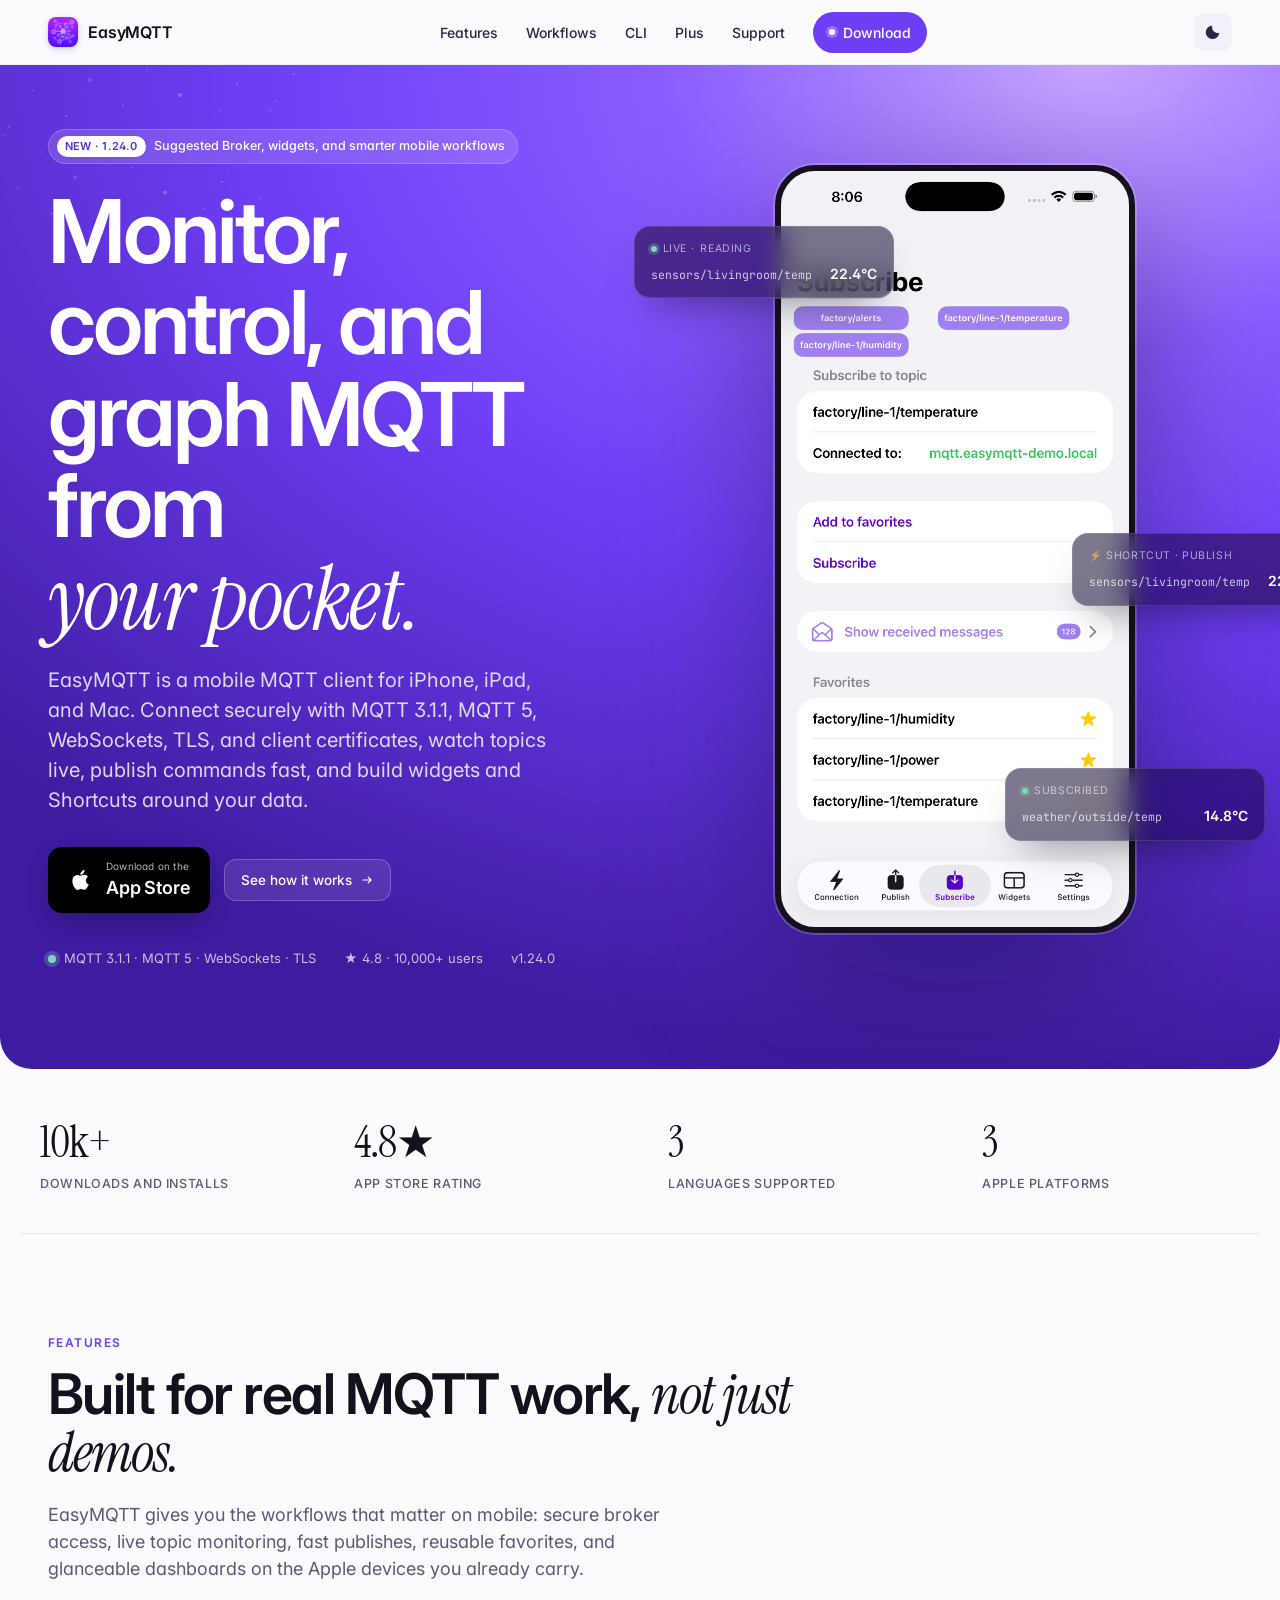
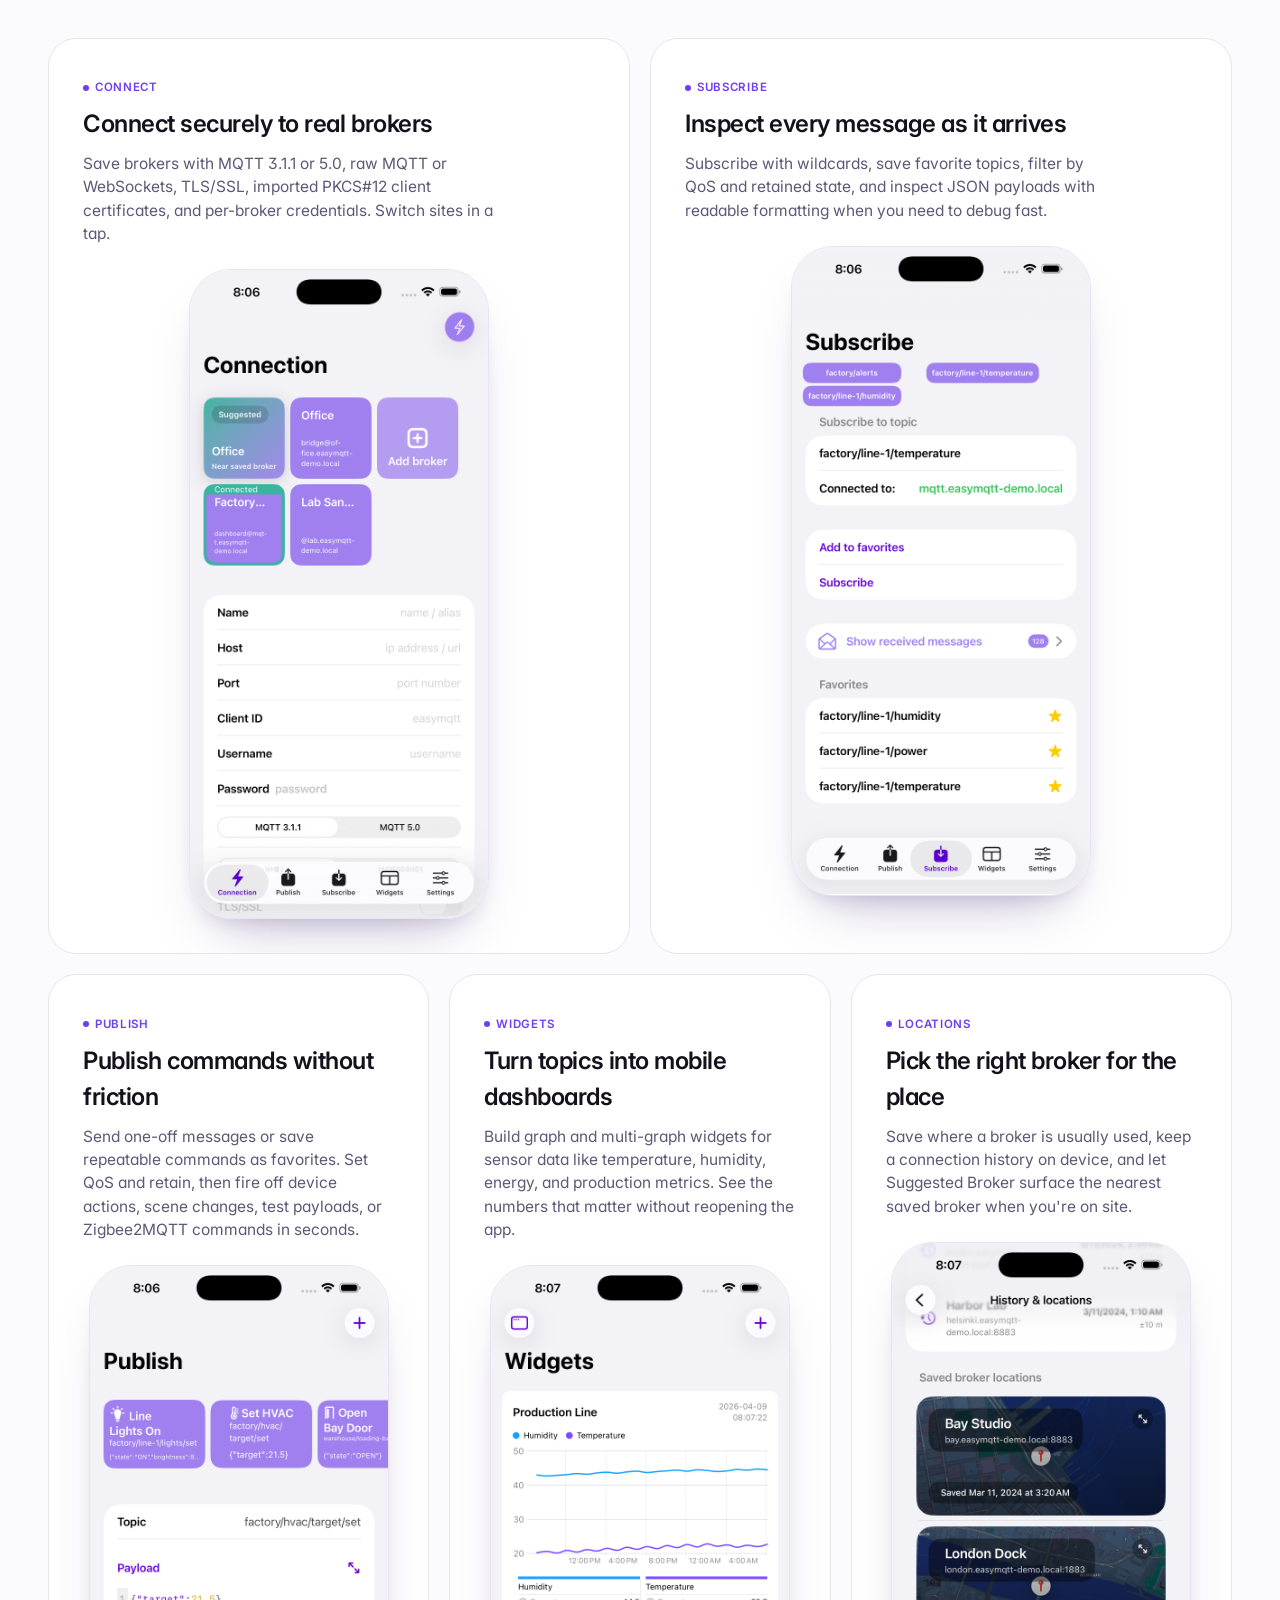
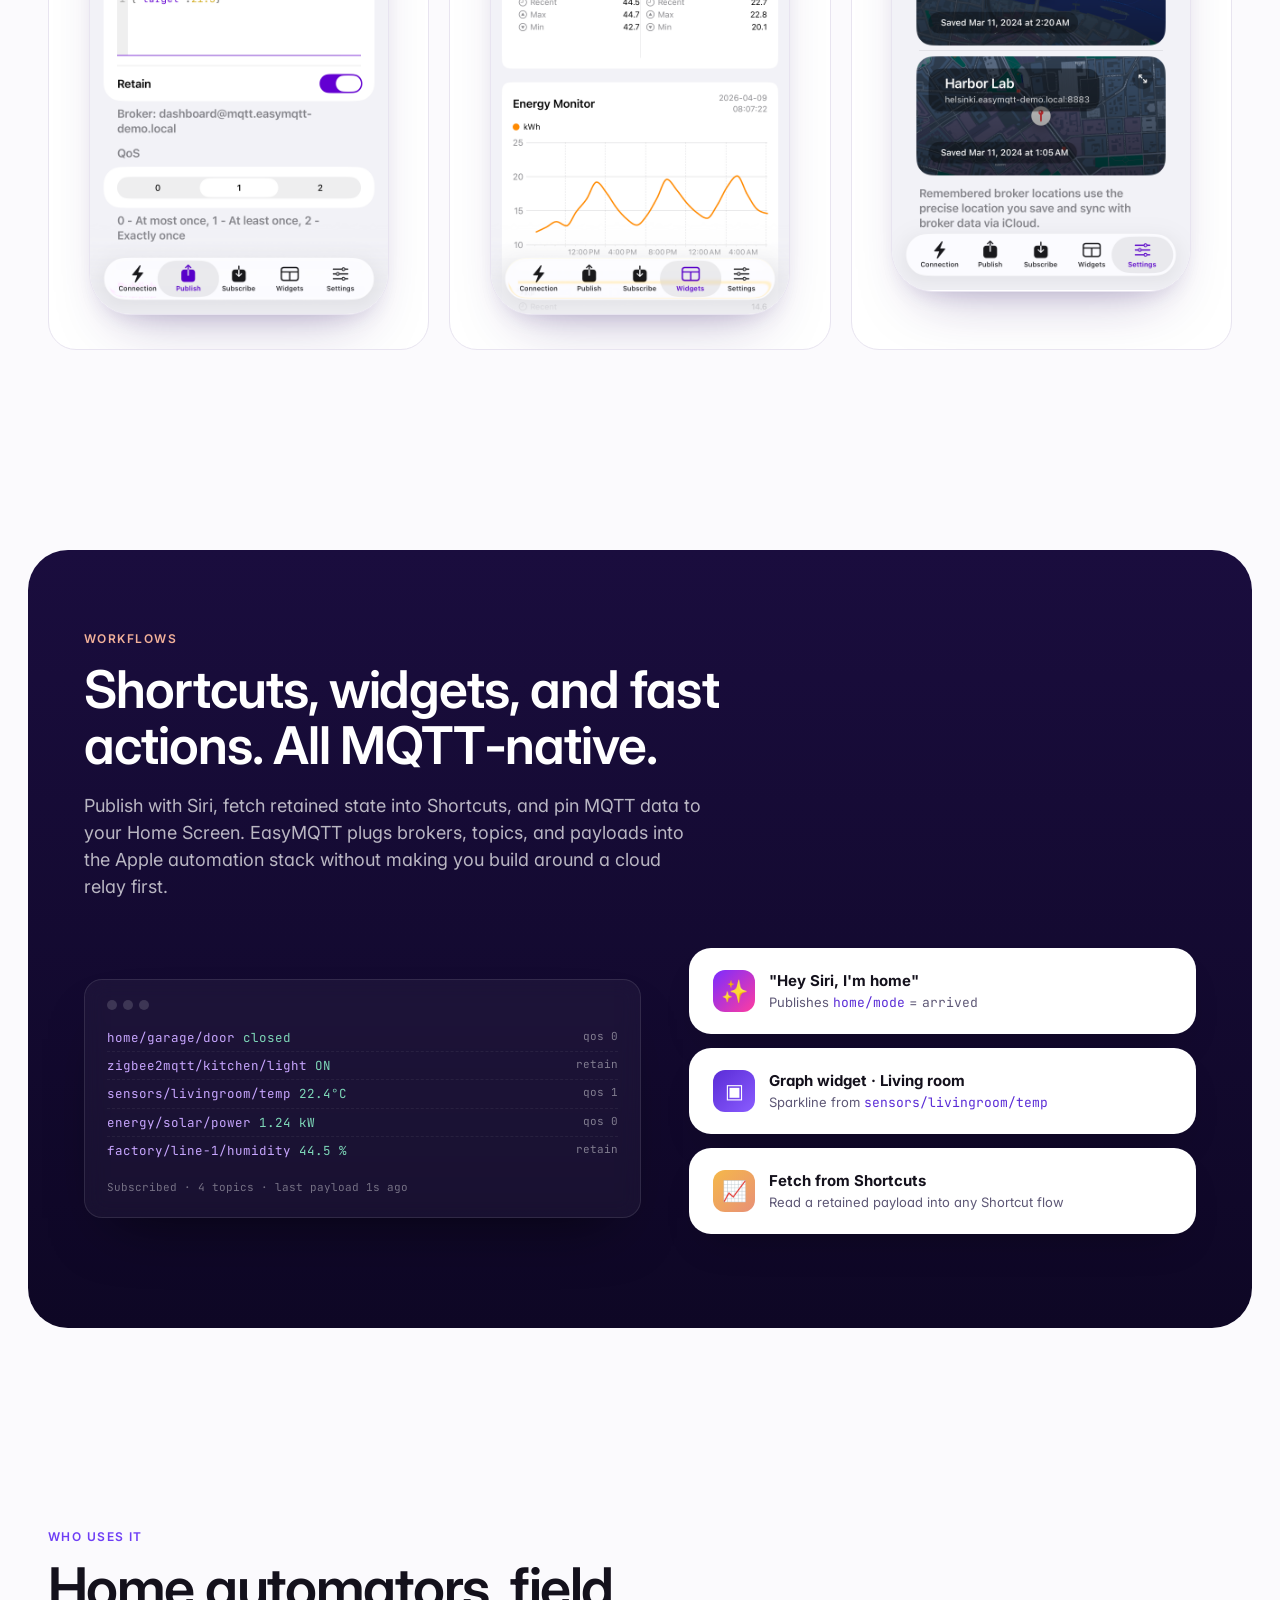
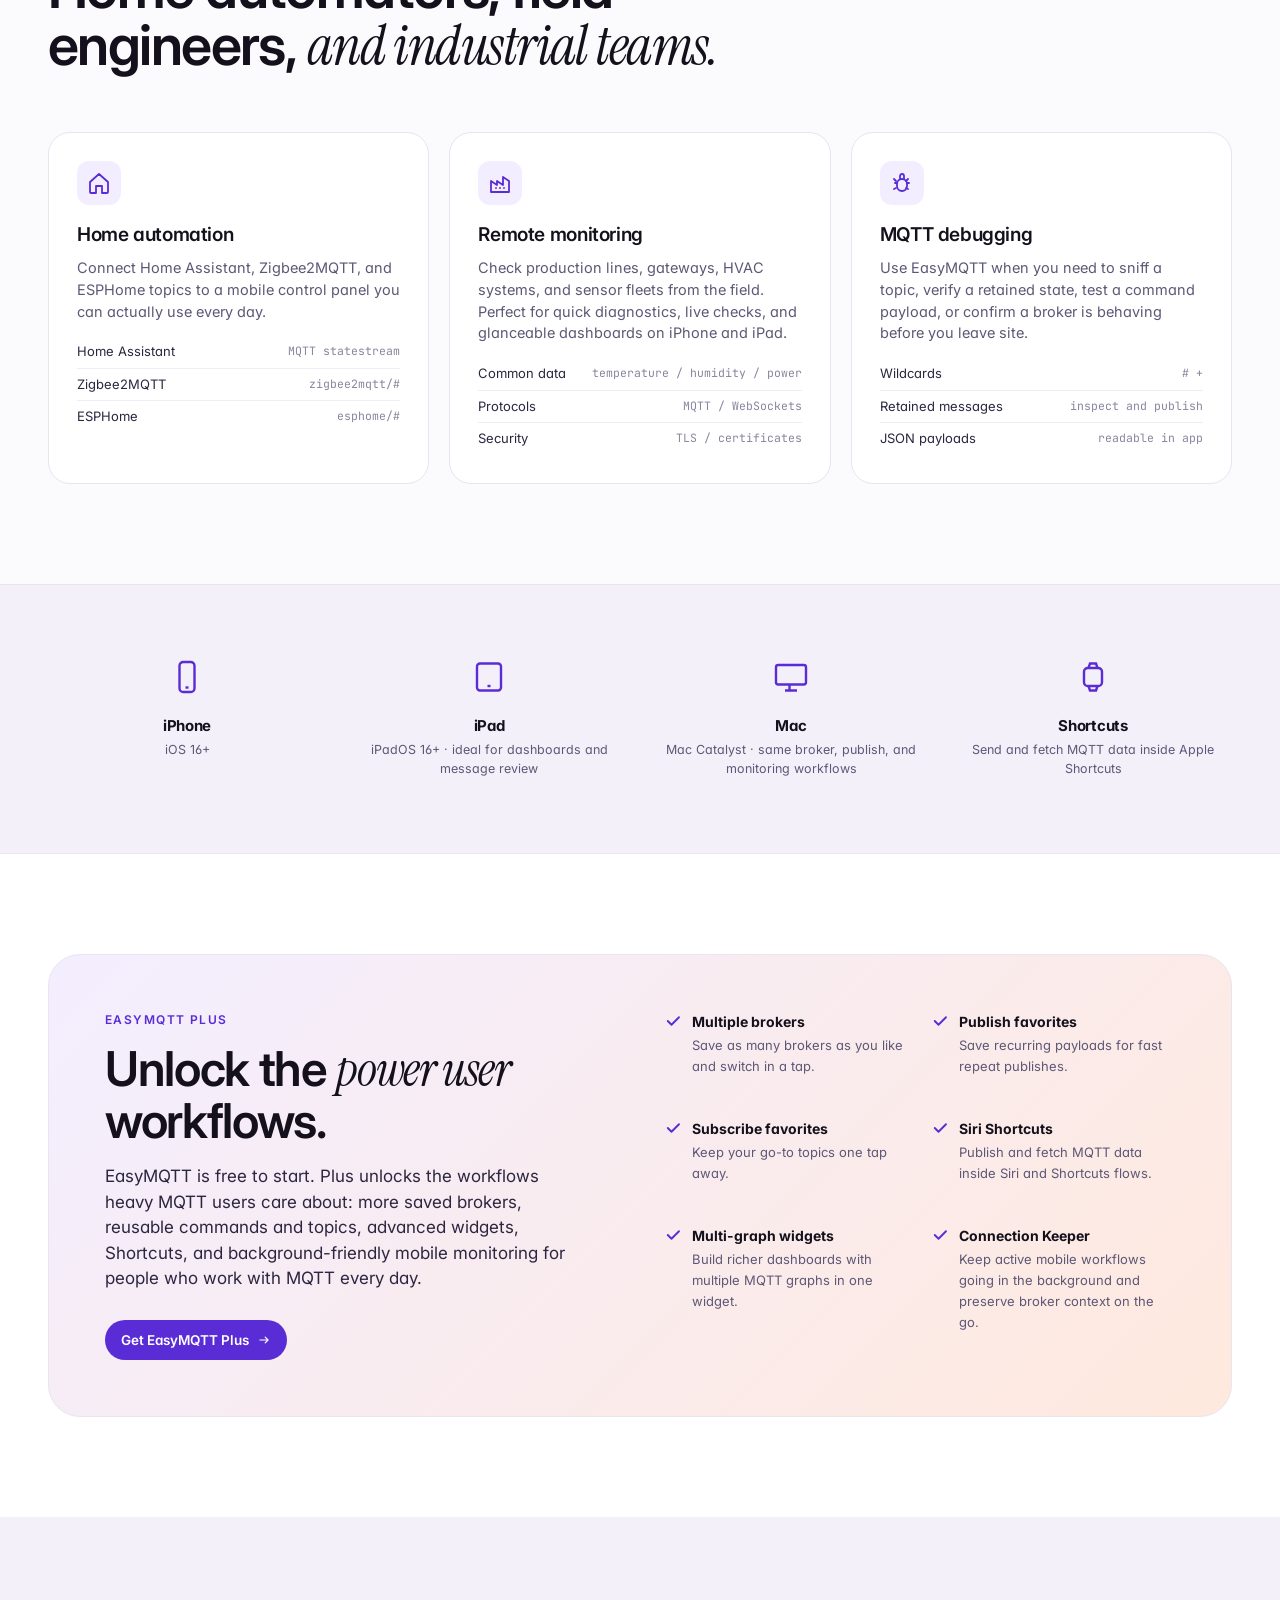
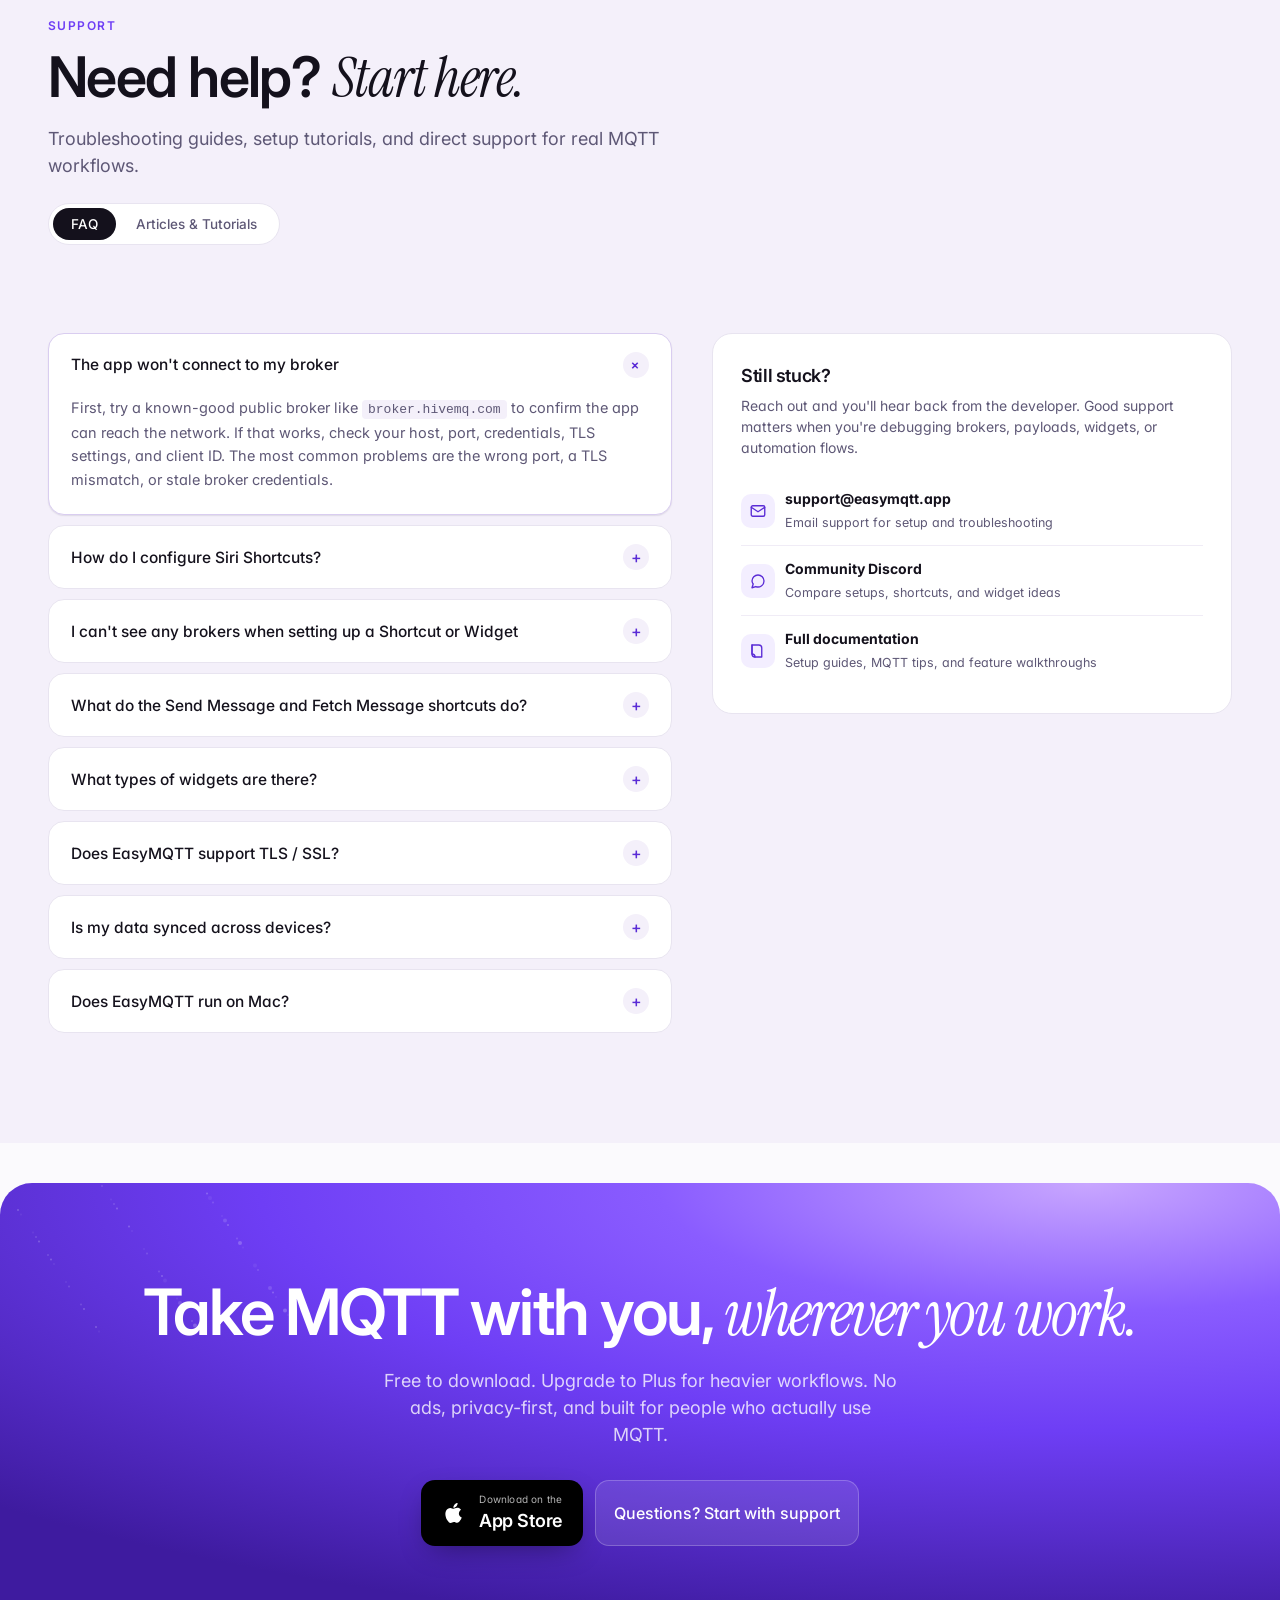
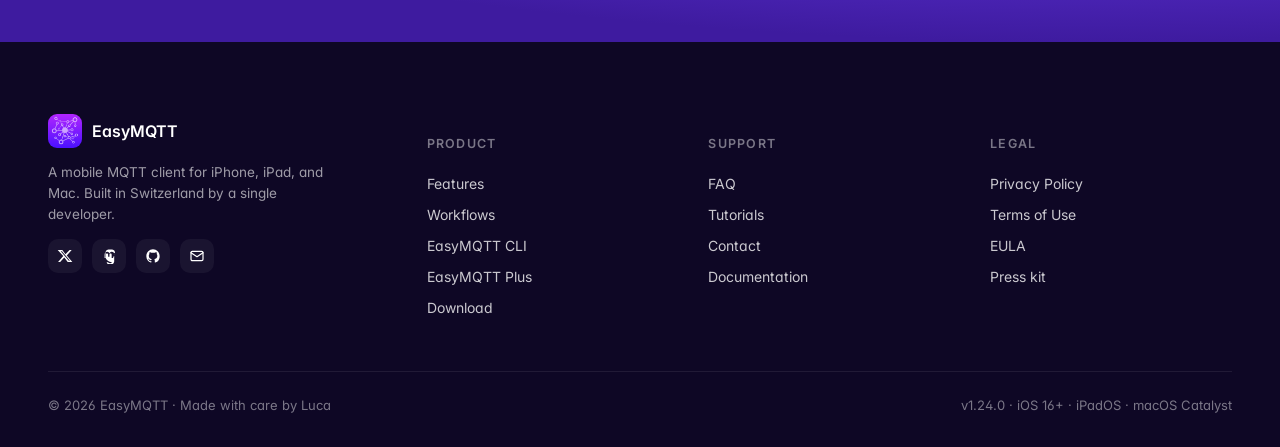
<file: index.html>
<!doctype html>
<html lang="en">
<head>
<meta charset="utf-8"/>
<meta name="viewport" content="width=device-width,initial-scale=1"/>
<title>EasyMQTT — Beautiful MQTT client for iPhone, iPad & Mac</title>
<meta name="description" content="EasyMQTT is a friendly, full-featured MQTT client for iOS and macOS. Connect to any broker, subscribe to live topics, publish favorites, and automate with Siri Shortcuts and widgets."/>
<meta name="keywords" content="MQTT, MQTT client, iOS MQTT, Home Assistant, Zigbee2MQTT, Siri Shortcuts, MQTT iPhone, MQTT iPad, MQTT Mac, home automation"/>
<meta name="theme-color" content="#6E3EF5"/>

<meta property="og:title" content="EasyMQTT — MQTT that feels like home"/>
<meta property="og:description" content="Connect to any MQTT broker, watch topics live, and automate your home with Siri Shortcuts and widgets."/>
<meta property="og:type" content="website"/>
<meta property="og:url" content="https://easymqtt.app"/>
<meta property="og:image" content="https://easymqtt.app/assets/icon-classic.png"/>
<meta name="twitter:card" content="summary_large_image"/>
<link rel="canonical" href="https://easymqtt.app"/>

<link rel="icon" type="image/png" href="assets/icon-classic.png"/>
<link rel="apple-touch-icon" href="assets/icon-classic.png"/>

<link rel="preconnect" href="https://fonts.googleapis.com"/>
<link rel="preconnect" href="https://fonts.gstatic.com" crossorigin/>
<link href="https://fonts.googleapis.com/css2?family=Inter:wght@400;500;600;700&family=Instrument+Serif:ital@0;1&family=JetBrains+Mono:wght@400;500&display=swap" rel="stylesheet"/>

<link rel="stylesheet" href="styles.css"/>

<script>
  (function(){
    try {
      var saved = localStorage.getItem('emqtt-theme');
      var theme = (saved === 'light' || saved === 'dark')
        ? saved
        : (window.matchMedia && window.matchMedia('(prefers-color-scheme: dark)').matches ? 'dark' : 'light');
      document.documentElement.setAttribute('data-theme', theme);
    } catch (e) {
      document.documentElement.setAttribute('data-theme', 'light');
    }
  })();
</script>

<script type="application/ld+json">
{
  "@context":"https://schema.org",
  "@type":"MobileApplication",
  "name":"EasyMQTT",
  "operatingSystem":"iOS, iPadOS, macOS",
  "applicationCategory":"UtilitiesApplication",
  "offers":{"@type":"Offer","price":"0","priceCurrency":"USD"},
  "aggregateRating":{"@type":"AggregateRating","ratingValue":"4.8","ratingCount":"500"}
}
</script>
</head>
<body>

<!-- NAV -->
<div class="nav">
  <div class="wrap nav-inner">
    <a href="#top" class="brand">
      <img src="assets/icon-classic.png" alt="EasyMQTT"/>
      <span>EasyMQTT</span>
    </a>
    <div class="nav-links" data-nav-links>
      <a href="#features">Features</a>
      <a href="#automation">Workflows</a>
      <a href="/cli">CLI</a>
      <a href="#plus">Plus</a>
      <a href="#support">Support</a>
      <a href="https://apps.apple.com/app/easymqtt/id1523099606" class="nav-cta">
        <span class="dot"></span>
        Download
      </a>
    </div>
    <div class="nav-actions">
      <button class="theme-toggle" data-theme-toggle aria-label="Switch theme" title="Switch theme">
        <svg data-icon-sun viewBox="0 0 24 24" fill="none" stroke="currentColor" stroke-width="2" stroke-linecap="round" stroke-linejoin="round"><circle cx="12" cy="12" r="4"/><path d="M12 2v2M12 20v2M4.93 4.93l1.41 1.41M17.66 17.66l1.41 1.41M2 12h2M20 12h2M4.93 19.07l1.41-1.41M17.66 6.34l1.41-1.41"/></svg>
        <svg data-icon-moon viewBox="0 0 24 24" fill="currentColor"><path d="M20.742 13.045a8.088 8.088 0 01-2.077.271c-2.135 0-4.14-.83-5.646-2.336A8.026 8.026 0 0110.73 5.93a7.993 7.993 0 01.21-1.902A.5.5 0 0010.25 3.5a9 9 0 109.994 10.039.5.5 0 00-.502-.494z"/></svg>
      </button>
      <button class="mobile-toggle" data-mobile-toggle aria-label="menu">
        <svg data-icon-menu viewBox="0 0 24 24" fill="none" stroke="currentColor" stroke-width="2" stroke-linecap="round"><path d="M4 7h16M4 12h16M4 17h16"/></svg>
        <svg data-icon-close viewBox="0 0 24 24" fill="none" stroke="currentColor" stroke-width="2" stroke-linecap="round" style="display:none"><path d="M6 6l12 12M6 18L18 6"/></svg>
      </button>
    </div>
  </div>
</div>

<!-- HERO -->
<section class="hero" id="top" style="padding:64px 0 100px">
  <svg class="hero-stars" data-stars="40" xmlns="http://www.w3.org/2000/svg"></svg>
  <div class="wrap hero-grid">
    <div>
      <div class="eyebrow">
        <span class="pill">NEW · 1.24.0</span>
        Suggested Broker, widgets, and smarter mobile workflows
      </div>
      <h1>
        Monitor, control, and graph MQTT from<br/>
        <span class="serif">your pocket.</span>
      </h1>
      <p class="hero-sub">
        EasyMQTT is a mobile MQTT client for iPhone, iPad, and Mac.
        Connect securely with MQTT 3.1.1, MQTT 5, WebSockets, TLS, and client certificates,
        watch topics live, publish commands fast, and build widgets and Shortcuts around your data.
      </p>
      <div class="hero-ctas">
        <a href="https://apps.apple.com/app/easymqtt/id1523099606" class="btn-app-store">
          <svg viewBox="0 0 24 24" fill="currentColor"><path d="M16.5 12.5c0-2.3 1.9-3.4 2-3.5-1.1-1.6-2.8-1.8-3.4-1.8-1.4-.1-2.8.9-3.5.9-.7 0-1.8-.8-3-.8-1.5 0-3 .9-3.8 2.3-1.6 2.8-.4 7 1.2 9.3.8 1.1 1.7 2.4 2.9 2.3 1.2 0 1.6-.8 3-.8s1.8.7 3 .7c1.3 0 2.1-1.1 2.9-2.3.9-1.3 1.3-2.6 1.3-2.7-.1 0-2.6-1-2.6-3.6zM14.3 5.8c.6-.8 1.1-1.9 1-3-1 0-2.2.6-2.9 1.5-.6.7-1.1 1.9-1 2.9 1.1.1 2.2-.6 2.9-1.4z"/></svg>
          <span>
            <span class="small">Download on the</span>
            <span class="big">App Store</span>
          </span>
        </a>
        <a href="#features" class="btn-ghost btn-ghost-sm">See how it works <svg viewBox="0 0 24 24" fill="none" stroke="currentColor" stroke-width="2" stroke-linecap="round" stroke-linejoin="round"><path d="M5 12h14m-5-5l5 5-5 5"/></svg></a>
      </div>
      <div class="hero-meta">
        <span><span class="glowdot"></span> MQTT 3.1.1 · MQTT 5 · WebSockets · TLS</span>
        <span>★ 4.8 · 10,000+ users</span>
        <span>v1.24.0</span>
      </div>
    </div>

    <div class="hero-visual">
      <div class="phone-float">
        <img data-hero-screenshot src="assets/raw-iphone-subscribe.png" alt="EasyMQTT subscribe screen" style="border-radius:40px; border:6px solid #14111C; box-shadow:0 0 0 2px rgba(255,255,255,.2)"/>
      </div>
      <div class="ticker-card hero-float-1" data-ticker="1">
        <div class="t-label"><span class="live"></span> Live · <span data-ticker-label></span></div>
        <div class="t-row">
          <span class="t-topic" data-ticker-topic></span>
          <span class="t-val" data-ticker-val></span>
        </div>
      </div>
      <div class="ticker-card hero-float-2" data-ticker="2">
        <div class="t-label"><span class="live"></span> Subscribed</div>
        <div class="t-row">
          <span class="t-topic" data-ticker-topic></span>
          <span class="t-val" data-ticker-val></span>
        </div>
      </div>
      <div class="ticker-card hero-float-3" data-ticker="3">
        <div class="t-label">⚡ Shortcut · Publish</div>
        <div class="t-row">
          <span class="t-topic" data-ticker-topic></span>
          <span class="t-val" data-ticker-val></span>
        </div>
      </div>
    </div>
  </div>
</section>

<!-- STATS -->
<div class="stats wrap" style="max-width:1240px">
  <div class="stat">
    <div class="num">10k+</div>
    <div class="lbl">Downloads and installs</div>
  </div>
  <div class="stat">
    <div class="num">4.8★</div>
    <div class="lbl">App Store rating</div>
  </div>
  <div class="stat">
    <div class="num">3</div>
    <div class="lbl">Languages supported</div>
  </div>
  <div class="stat">
    <div class="num">3</div>
    <div class="lbl">Apple platforms</div>
  </div>
</div>

<!-- FEATURES -->
<section id="features" class="features">
  <div class="wrap">
    <div class="section-head">
      <div class="section-kicker">Features</div>
      <h2 class="section-title">
        Built for real MQTT work, <span class="serif">not just demos.</span>
      </h2>
      <p class="section-lede">
        EasyMQTT gives you the workflows that matter on mobile: secure broker access,
        live topic monitoring, fast publishes, reusable favorites, and glanceable dashboards
        on the Apple devices you already carry.
      </p>
    </div>
    <div class="feat-grid">
      <div class="feat" style="grid-column:span 6">
        <div class="tag"><span class="dot"></span>Connect</div>
        <h3>Connect securely to real brokers</h3>
        <p>Save brokers with MQTT 3.1.1 or 5.0, raw MQTT or WebSockets, TLS/SSL, imported PKCS#12 client certificates, and per-broker credentials. Switch sites in a tap.</p>
        <div class="feat-visual">
          <div class="feat-phone">
            <img data-feat-shot="assets/raw-iphone-connect.png" src="assets/raw-iphone-connect.png" alt="Connect to any MQTT broker"/>
          </div>
        </div>
      </div>
      <div class="feat" style="grid-column:span 6">
        <div class="tag"><span class="dot"></span>Subscribe</div>
        <h3>Inspect every message as it arrives</h3>
        <p>Subscribe with wildcards, save favorite topics, filter by QoS and retained state, and inspect JSON payloads with readable formatting when you need to debug fast.</p>
        <div class="feat-visual">
          <div class="feat-phone">
            <img data-feat-shot="assets/raw-iphone-subscribe.png" src="assets/raw-iphone-subscribe.png" alt="See every message, the moment it arrives"/>
          </div>
        </div>
      </div>
      <div class="feat third" style="grid-column:span 4">
        <div class="tag"><span class="dot"></span>Publish</div>
        <h3>Publish commands without friction</h3>
        <p>Send one-off messages or save repeatable commands as favorites. Set QoS and retain, then fire off device actions, scene changes, test payloads, or Zigbee2MQTT commands in seconds.</p>
        <div class="feat-visual">
          <div class="feat-phone">
            <img data-feat-shot="assets/raw-iphone-publish.png" src="assets/raw-iphone-publish.png" alt="Publish in a tap"/>
          </div>
        </div>
      </div>
      <div class="feat third" style="grid-column:span 4">
        <div class="tag"><span class="dot"></span>Widgets</div>
        <h3>Turn topics into mobile dashboards</h3>
        <p>Build graph and multi-graph widgets for sensor data like temperature, humidity, energy, and production metrics. See the numbers that matter without reopening the app.</p>
        <div class="feat-visual">
          <div class="feat-phone">
            <img data-feat-shot="assets/raw-iphone-widgets.png" src="assets/raw-iphone-widgets.png" alt="Live data on your Home Screen"/>
          </div>
        </div>
      </div>
      <div class="feat third" style="grid-column:span 4">
        <div class="tag"><span class="dot"></span>Locations</div>
        <h3>Pick the right broker for the place</h3>
        <p>Save where a broker is usually used, keep a connection history on device, and let Suggested Broker surface the nearest saved broker when you're on site.</p>
        <div class="feat-visual">
          <div class="feat-phone">
            <img data-feat-shot="assets/raw-iphone-locations.png" src="assets/raw-iphone-locations.png" alt="Brokers know where they live"/>
          </div>
        </div>
      </div>
    </div>
  </div>
</section>

<!-- AUTOMATION SPOTLIGHT -->
<section id="automation">
  <div class="spotlight">
    <div class="wrap" style="padding:0; max-width:1160px">
      <div style="max-width:680px">
        <div class="section-kicker">Workflows</div>
        <h2>
          Shortcuts, widgets, and fast actions. <span class="serif">All MQTT‑native.</span>
        </h2>
        <p class="section-lede">
          Publish with Siri, fetch retained state into Shortcuts, and pin MQTT data to your Home Screen.
          EasyMQTT plugs brokers, topics, and payloads into the Apple automation stack without making you build around a cloud relay first.
        </p>
      </div>
      <div class="spot-grid">
        <div class="terminal" data-terminal>
          <div class="t-head"><span></span><span></span><span></span></div>
          <div data-terminal-lines></div>
          <div style="margin-top:14px; font-size:11px; color:rgba(255,255,255,.4)" data-terminal-footer>
            Subscribed · 4 topics · last payload 1s ago
          </div>
        </div>
        <div>
          <div class="shortcut-card">
            <div class="ico siri"><span style="font-size:22px">✨</span></div>
            <div>
              <strong>"Hey Siri, I'm home"</strong>
              <div class="sub">Publishes <span class="mono" style="color:var(--purple-700)">home/mode</span> = <span class="mono">arrived</span></div>
            </div>
          </div>
          <div class="shortcut-card">
            <div class="ico widget"><span style="font-size:20px">▣</span></div>
            <div>
              <strong>Graph widget · Living room</strong>
              <div class="sub">Sparkline from <span class="mono" style="color:var(--purple-700)">sensors/livingroom/temp</span></div>
            </div>
          </div>
          <div class="shortcut-card">
            <div class="ico graph"><span style="font-size:20px">📈</span></div>
            <div>
              <strong>Fetch from Shortcuts</strong>
              <div class="sub">Read a retained payload into any Shortcut flow</div>
            </div>
          </div>
        </div>
      </div>
    </div>
  </div>
</section>

<!-- USE CASES -->
<section id="usecases" class="usecases">
  <div class="wrap">
    <div class="section-head">
      <div class="section-kicker">Who uses it</div>
      <h2 class="section-title">
        Home automators, field engineers, <span class="serif">and industrial teams.</span>
      </h2>
    </div>
    <div class="case-grid">
      <div class="case">
        <div class="ico">
          <svg viewBox="0 0 24 24" fill="none" stroke="currentColor" stroke-width="1.8" stroke-linecap="round" stroke-linejoin="round" width="24" height="24"><path d="M3 11l9-8 9 8v10a1 1 0 01-1 1h-5v-7h-6v7H4a1 1 0 01-1-1z"/></svg>
        </div>
        <h3>Home automation</h3>
        <p>Connect Home Assistant, Zigbee2MQTT, and ESPHome topics to a mobile control panel you can actually use every day.</p>
        <ul>
          <li><span>Home Assistant</span><span>MQTT statestream</span></li>
          <li><span>Zigbee2MQTT</span><span>zigbee2mqtt/#</span></li>
          <li><span>ESPHome</span><span>esphome/#</span></li>
        </ul>
      </div>
      <div class="case">
        <div class="ico">
          <svg viewBox="0 0 24 24" fill="none" stroke="currentColor" stroke-width="1.8" stroke-linecap="round" stroke-linejoin="round" width="24" height="24"><path d="M3 21V10l6 4V10l6 4V6l6 4v11z"/><path d="M8 17h.01M12 17h.01M16 17h.01"/></svg>
        </div>
        <h3>Remote monitoring</h3>
        <p>Check production lines, gateways, HVAC systems, and sensor fleets from the field. Perfect for quick diagnostics, live checks, and glanceable dashboards on iPhone and iPad.</p>
        <ul>
          <li><span>Common data</span><span>temperature / humidity / power</span></li>
          <li><span>Protocols</span><span>MQTT / WebSockets</span></li>
          <li><span>Security</span><span>TLS / certificates</span></li>
        </ul>
      </div>
      <div class="case">
        <div class="ico">
          <svg viewBox="0 0 24 24" fill="none" stroke="currentColor" stroke-width="1.8" stroke-linecap="round" stroke-linejoin="round" width="24" height="24"><rect x="7" y="8" width="10" height="12" rx="5"/><path d="M10 8V5a2 2 0 014 0v3M5 12h2m10 0h2M4 8l2 2m12-2l-2 2M4 18l2-1m12 1l-2-1"/></svg>
        </div>
        <h3>MQTT debugging</h3>
        <p>Use EasyMQTT when you need to sniff a topic, verify a retained state, test a command payload, or confirm a broker is behaving before you leave site.</p>
        <ul>
          <li><span>Wildcards</span><span># +</span></li>
          <li><span>Retained messages</span><span>inspect and publish</span></li>
          <li><span>JSON payloads</span><span>readable in app</span></li>
        </ul>
      </div>
    </div>
  </div>
</section>

<!-- PLATFORMS -->
<section class="platforms" style="padding:56px 0">
  <div class="wrap">
    <div class="row">
      <div class="p">
        <svg viewBox="0 0 24 24" fill="none" stroke="currentColor" stroke-width="1.6"><rect x="7" y="2" width="10" height="20" rx="2.5"/><path d="M11 19h2"/></svg>
        <h4>iPhone</h4><p>iOS 16+</p>
      </div>
      <div class="p">
        <svg viewBox="0 0 24 24" fill="none" stroke="currentColor" stroke-width="1.6"><rect x="4" y="3" width="16" height="18" rx="2"/><path d="M11 18h2"/></svg>
        <h4>iPad</h4><p>iPadOS 16+ · ideal for dashboards and message review</p>
      </div>
      <div class="p">
        <svg viewBox="0 0 24 24" fill="none" stroke="currentColor" stroke-width="1.6"><rect x="2" y="4" width="20" height="13" rx="1.5"/><path d="M8 21h8m-5-4v4m-2 0h6"/></svg>
        <h4>Mac</h4><p>Mac Catalyst · same broker, publish, and monitoring workflows</p>
      </div>
      <div class="p">
        <svg viewBox="0 0 24 24" fill="none" stroke="currentColor" stroke-width="1.6"><rect x="6" y="6" width="12" height="12" rx="2.5"/><path d="M9 6l1-3h4l1 3M9 18l1 3h4l1-3"/></svg>
        <h4>Shortcuts</h4><p>Send and fetch MQTT data inside Apple Shortcuts</p>
      </div>
    </div>
  </div>
</section>

<!-- PLUS -->
<section id="plus" class="plus">
  <div class="wrap">
    <div class="plus-card">
      <div>
        <div class="section-kicker" style="color:var(--purple-700)">EasyMQTT Plus</div>
        <h2>Unlock the <span class="serif">power user</span> workflows.</h2>
        <p class="sub">
          EasyMQTT is free to start. Plus unlocks the workflows heavy MQTT users care about:
          more saved brokers, reusable commands and topics, advanced widgets, Shortcuts,
          and background-friendly mobile monitoring for people who work with MQTT every day.
        </p>
        <a href="https://apps.apple.com/app/easymqtt/id1523099606" class="nav-cta" style="background:var(--purple-700)">
          Get EasyMQTT Plus <span class="arrow-sm"><svg viewBox="0 0 24 24" fill="none" stroke="currentColor" stroke-width="2" stroke-linecap="round" stroke-linejoin="round"><path d="M5 12h14m-5-5l5 5-5 5"/></svg></span>
        </a>
      </div>
      <div class="plus-list">
        <div class="item">
          <svg viewBox="0 0 24 24" fill="none" stroke="currentColor" stroke-width="2.5" stroke-linecap="round" stroke-linejoin="round"><path d="M5 12l5 5L20 7"/></svg>
          <div>
            <strong>Multiple brokers</strong>
            <span>Save as many brokers as you like and switch in a tap.</span>
          </div>
        </div>
        <div class="item">
          <svg viewBox="0 0 24 24" fill="none" stroke="currentColor" stroke-width="2.5" stroke-linecap="round" stroke-linejoin="round"><path d="M5 12l5 5L20 7"/></svg>
          <div>
            <strong>Publish favorites</strong>
            <span>Save recurring payloads for fast repeat publishes.</span>
          </div>
        </div>
        <div class="item">
          <svg viewBox="0 0 24 24" fill="none" stroke="currentColor" stroke-width="2.5" stroke-linecap="round" stroke-linejoin="round"><path d="M5 12l5 5L20 7"/></svg>
          <div>
            <strong>Subscribe favorites</strong>
            <span>Keep your go-to topics one tap away.</span>
          </div>
        </div>
        <div class="item">
          <svg viewBox="0 0 24 24" fill="none" stroke="currentColor" stroke-width="2.5" stroke-linecap="round" stroke-linejoin="round"><path d="M5 12l5 5L20 7"/></svg>
          <div>
            <strong>Siri Shortcuts</strong>
            <span>Publish and fetch MQTT data inside Siri and Shortcuts flows.</span>
          </div>
        </div>
        <div class="item">
          <svg viewBox="0 0 24 24" fill="none" stroke="currentColor" stroke-width="2.5" stroke-linecap="round" stroke-linejoin="round"><path d="M5 12l5 5L20 7"/></svg>
          <div>
            <strong>Multi-graph widgets</strong>
            <span>Build richer dashboards with multiple MQTT graphs in one widget.</span>
          </div>
        </div>
        <div class="item">
          <svg viewBox="0 0 24 24" fill="none" stroke="currentColor" stroke-width="2.5" stroke-linecap="round" stroke-linejoin="round"><path d="M5 12l5 5L20 7"/></svg>
          <div>
            <strong>Connection Keeper</strong>
            <span>Keep active mobile workflows going in the background and preserve broker context on the go.</span>
          </div>
        </div>
      </div>
    </div>
  </div>
</section>

<!-- SUPPORT -->
<section id="support" class="support">
  <div class="wrap">
    <div class="section-head">
      <div class="section-kicker">Support</div>
      <h2 class="section-title">
        Need help? <span class="serif">Start here.</span>
      </h2>
      <p class="section-lede">
        Troubleshooting guides, setup tutorials, and direct support for real MQTT workflows.
      </p>
      <div style="margin-top:24px">
        <div class="support-tabs" data-tabs>
          <button class="active" data-tab="faq">FAQ</button>
          <button data-tab="articles">Articles &amp; Tutorials</button>
        </div>
      </div>
    </div>
    <div class="support-grid">
      <div>
        <div data-tab-panel="faq">
          <details class="faq-item" open>
            <summary><span>The app won't connect to my broker</span><span class="plus">+</span></summary>
            <div class="body">First, try a known-good public broker like <code>broker.hivemq.com</code> to confirm the app can reach the network. If that works, check your host, port, credentials, TLS settings, and client ID. The most common problems are the wrong port, a TLS mismatch, or stale broker credentials.</div>
          </details>
          <details class="faq-item">
            <summary><span>How do I configure Siri Shortcuts?</span><span class="plus">+</span></summary>
            <div class="body">Open the Shortcuts app, create a new shortcut, and search for <strong>EasyMQTT</strong>. You'll find actions for <strong>Send Message</strong>, <strong>Send Favorite</strong>, and <strong>Fetch Message</strong>. Pick a saved broker, enter a topic, and either hardcode a payload or pass one in from another action.</div>
          </details>
          <details class="faq-item">
            <summary><span>I can't see any brokers when setting up a Shortcut or Widget</span><span class="plus">+</span></summary>
            <div class="body">Make sure the broker is saved in the app first. Add it from the Connect screen or under <strong>Settings → Brokers</strong>, give it a clear name, then save it. Saved brokers are what the app exposes to widgets and Shortcuts.</div>
          </details>
          <details class="faq-item">
            <summary><span>What do the Send Message and Fetch Message shortcuts do?</span><span class="plus">+</span></summary>
            <div class="body"><strong>Send Message</strong> publishes a payload to a topic on a broker, with optional retain. <strong>Fetch Message</strong> subscribes to a topic and returns a message value so you can feed MQTT state into the rest of your Shortcut. It works best when the topic has a retained message available.</div>
          </details>
          <details class="faq-item">
            <summary><span>What types of widgets are there?</span><span class="plus">+</span></summary>
            <div class="body">EasyMQTT supports MQTT widgets for quick-glance values and graph widgets for values over time. Plus unlocks richer multi-graph widgets with live update support inside the app, so you can build a small dashboard around the topics you watch most.</div>
          </details>
          <details class="faq-item">
            <summary><span>Does EasyMQTT support TLS / SSL?</span><span class="plus">+</span></summary>
            <div class="body">Yes. EasyMQTT supports TLS/SSL, client certificates imported as PKCS#12 files, and MQTT over secure WebSockets. If your setup needs it, you can also allow untrusted certificates for brokers that are using self-signed or otherwise non-standard trust chains.</div>
          </details>
          <details class="faq-item">
            <summary><span>Is my data synced across devices?</span><span class="plus">+</span></summary>
            <div class="body">Saved brokers, favorites, and remembered broker locations can sync through iCloud. Live messages stay on device, and connection history is stored locally on the device where it was recorded.</div>
          </details>
          <details class="faq-item">
            <summary><span>Does EasyMQTT run on Mac?</span><span class="plus">+</span></summary>
            <div class="body">Yes. EasyMQTT runs on Mac with the same core broker, publish, subscribe, widget, and Shortcuts workflows available on iPhone and iPad through the Mac Catalyst build.</div>
          </details>
        </div>
        <div data-tab-panel="articles" style="display:none">
          <a class="article-card" href="#">
            <div class="meta">Tutorial</div>
            <h4>Graphing Zigbee2MQTT sensors with widgets</h4>
            <p>Turn Zigbee2MQTT temperature, humidity, or power readings into glanceable MQTT widgets in a few minutes.</p>
            <span class="read">Read article <svg viewBox="0 0 24 24" fill="none" stroke="currentColor" stroke-width="2" stroke-linecap="round" stroke-linejoin="round"><path d="M5 12h14m-5-5l5 5-5 5"/></svg></span>
          </a>
          <a class="article-card" href="#">
            <div class="meta">Guide</div>
            <h4>Home Assistant + EasyMQTT: a quick start</h4>
            <p>Connect EasyMQTT to your Home Assistant broker, subscribe to key topics, and trigger MQTT actions from Siri and Shortcuts.</p>
            <span class="read">Read article <svg viewBox="0 0 24 24" fill="none" stroke="currentColor" stroke-width="2" stroke-linecap="round" stroke-linejoin="round"><path d="M5 12h14m-5-5l5 5-5 5"/></svg></span>
          </a>
          <a class="article-card" href="#">
            <div class="meta">Tips</div>
            <h4>Five Siri Shortcuts we can't live without</h4>
            <p>From good‑morning routines to retained-state checks and NFC actions, these are the automations MQTT users set up again and again.</p>
            <span class="read">Read article <svg viewBox="0 0 24 24" fill="none" stroke="currentColor" stroke-width="2" stroke-linecap="round" stroke-linejoin="round"><path d="M5 12h14m-5-5l5 5-5 5"/></svg></span>
          </a>
          <a class="article-card" href="#">
            <div class="meta">Reference</div>
            <h4>MQTT wildcards, explained with real topics</h4>
            <p>When to use <code>+</code> versus <code>#</code>, with real MQTT topic examples from home automation and device debugging.</p>
            <span class="read">Read article <svg viewBox="0 0 24 24" fill="none" stroke="currentColor" stroke-width="2" stroke-linecap="round" stroke-linejoin="round"><path d="M5 12h14m-5-5l5 5-5 5"/></svg></span>
          </a>
        </div>
      </div>
      <div class="support-side">
        <h3>Still stuck?</h3>
        <p>Reach out and you'll hear back from the developer. Good support matters when you're debugging brokers, payloads, widgets, or automation flows.</p>
        <a href="mailto:support@easymqtt.app" class="row">
          <div class="ico">
            <svg viewBox="0 0 24 24" fill="none" stroke="currentColor" stroke-width="1.8" stroke-linecap="round" stroke-linejoin="round" width="18" height="18"><rect x="3" y="5" width="18" height="14" rx="2"/><path d="M3 7l9 6 9-6"/></svg>
          </div>
          <div>
            <strong>support@easymqtt.app</strong>
            <small>Email support for setup and troubleshooting</small>
          </div>
        </a>
        <a href="#" class="row">
          <div class="ico">
            <svg viewBox="0 0 24 24" fill="none" stroke="currentColor" stroke-width="1.8" stroke-linecap="round" stroke-linejoin="round" width="18" height="18"><path d="M4 12a8 8 0 1116 0 8 8 0 01-11 7.4L4 21l1.6-5A8 8 0 014 12z"/></svg>
          </div>
          <div>
            <strong>Community Discord</strong>
            <small>Compare setups, shortcuts, and widget ideas</small>
          </div>
        </a>
        <a href="#" class="row">
          <div class="ico">
            <svg viewBox="0 0 24 24" fill="none" stroke="currentColor" stroke-width="1.8" stroke-linecap="round" stroke-linejoin="round" width="18" height="18"><path d="M4 4h9a4 4 0 014 4v12H8a4 4 0 01-4-4z"/><path d="M4 4v12a4 4 0 014 4"/></svg>
          </div>
          <div>
            <strong>Full documentation</strong>
            <small>Setup guides, MQTT tips, and feature walkthroughs</small>
          </div>
        </a>
      </div>
    </div>
  </div>
</section>

<!-- FINAL CTA -->
<section class="final-cta">
  <svg class="hero-stars" data-stars="50" data-stars-alt xmlns="http://www.w3.org/2000/svg" style="position:absolute;inset:0;opacity:.3;mix-blend-mode:screen"></svg>
  <div class="wrap" style="position:relative">
    <h2>
      Take MQTT with you, <span class="serif">wherever you work.</span>
    </h2>
    <p>Free to download. Upgrade to Plus for heavier workflows. No ads, privacy-first, and built for people who actually use MQTT.</p>
    <div class="ctas">
      <a href="https://apps.apple.com/app/easymqtt/id1523099606" class="btn-app-store">
        <svg viewBox="0 0 24 24" fill="currentColor"><path d="M16.5 12.5c0-2.3 1.9-3.4 2-3.5-1.1-1.6-2.8-1.8-3.4-1.8-1.4-.1-2.8.9-3.5.9-.7 0-1.8-.8-3-.8-1.5 0-3 .9-3.8 2.3-1.6 2.8-.4 7 1.2 9.3.8 1.1 1.7 2.4 2.9 2.3 1.2 0 1.6-.8 3-.8s1.8.7 3 .7c1.3 0 2.1-1.1 2.9-2.3.9-1.3 1.3-2.6 1.3-2.7-.1 0-2.6-1-2.6-3.6zM14.3 5.8c.6-.8 1.1-1.9 1-3-1 0-2.2.6-2.9 1.5-.6.7-1.1 1.9-1 2.9 1.1.1 2.2-.6 2.9-1.4z"/></svg>
        <span>
          <span class="small">Download on the</span>
          <span class="big">App Store</span>
        </span>
      </a>
      <a href="#support" class="btn-ghost">Questions? Start with support</a>
    </div>
  </div>
</section>

<!-- FOOTER -->
<footer>
  <div class="wrap">
    <div class="foot-grid">
      <div>
        <div class="foot-brand">
          <img src="assets/icon-classic.png" alt=""/>
          <span>EasyMQTT</span>
        </div>
        <p class="foot-tag">A mobile MQTT client for iPhone, iPad, and Mac. Built in Switzerland by a single developer.</p>
        <div class="socials">
          <a href="#" aria-label="X"><svg viewBox="0 0 24 24" fill="currentColor"><path d="M18.9 3H22l-7.3 8.4L23 21h-6.9l-5.2-6.8L4.7 21H1.6l7.8-9L1 3h7l4.7 6.2L18.9 3zm-1.2 16.2h1.7L7.4 4.7H5.6l12.1 14.5z"/></svg></a>
          <a href="#" aria-label="Mastodon"><svg viewBox="0 0 24 24" fill="currentColor"><path d="M21 7.5c0-3.4-2.2-4.4-2.2-4.4-1.1-.5-3-.7-4.9-.7h0c-2 0-3.8.2-4.9.7 0 0-2.2 1-2.2 4.4v5.4c0 3.3 2 6.6 6.2 7.7 1.3.3 2.5.4 3.2.4-.1.8-.8 1.6-2.3 1.7-1.9.2-3.2-.8-3.4-1.4h-2c.2 1.9 2.1 3.7 5.3 3.7 3.5 0 6-2 6-5V7.5zm-3 7.6h-2v-5c0-1.3-.5-1.9-1.6-1.9s-1.7.7-1.7 2V13h-2V10.2c0-1.3-.6-2-1.7-2s-1.6.6-1.6 1.9v5h-2V10c0-1.3.4-2.4 1-3.2.8-.7 1.7-1.1 2.8-1.1 1.3 0 2.3.5 3 1.5l.5 1 .5-1c.7-1 1.7-1.5 3-1.5 1.2 0 2.1.4 2.8 1.1.7.8 1 1.9 1 3.2z"/></svg></a>
          <a href="#" aria-label="GitHub"><svg viewBox="0 0 24 24" fill="currentColor"><path d="M12 2C6.5 2 2 6.6 2 12.2c0 4.5 2.9 8.3 6.8 9.6.5.1.7-.2.7-.5v-1.7c-2.8.6-3.4-1.4-3.4-1.4-.5-1.2-1.1-1.5-1.1-1.5-.9-.6.1-.6.1-.6 1 .1 1.5 1.1 1.5 1.1.9 1.6 2.4 1.1 3 .9.1-.7.4-1.1.6-1.4-2.2-.3-4.5-1.1-4.5-5 0-1.1.4-2 1-2.7-.1-.3-.4-1.3.1-2.7 0 0 .8-.3 2.8 1a9.4 9.4 0 015 0c1.9-1.3 2.8-1 2.8-1 .5 1.4.2 2.4.1 2.7.6.7 1 1.6 1 2.7 0 3.9-2.3 4.7-4.5 5 .4.3.7.9.7 1.9v2.8c0 .3.2.6.7.5A10.1 10.1 0 0022 12.2C22 6.6 17.5 2 12 2z"/></svg></a>
          <a href="mailto:hello@easymqtt.app" aria-label="Mail"><svg viewBox="0 0 24 24" fill="none" stroke="currentColor" stroke-width="1.8" stroke-linecap="round" stroke-linejoin="round"><rect x="3" y="5" width="18" height="14" rx="2"/><path d="M3 7l9 6 9-6"/></svg></a>
        </div>
      </div>
      <div>
        <h5>Product</h5>
        <a href="#features">Features</a>
        <a href="#automation">Workflows</a>
        <a href="/cli">EasyMQTT CLI</a>
        <a href="#plus">EasyMQTT Plus</a>
        <a href="https://apps.apple.com/app/easymqtt/id1523099606">Download</a>
      </div>
      <div>
        <h5>Support</h5>
        <a href="#support">FAQ</a>
        <a href="#support">Tutorials</a>
        <a href="mailto:support@easymqtt.app">Contact</a>
        <a href="#">Documentation</a>
      </div>
      <div>
        <h5>Legal</h5>
        <a href="/privacy-policy/">Privacy Policy</a>
        <a href="#">Terms of Use</a>
        <a href="#">EULA</a>
        <a href="#">Press kit</a>
      </div>
    </div>
    <div class="foot-bottom">
      <span>© 2026 EasyMQTT · Made with care by Luca</span>
      <span>v1.24.0 · iOS 16+ · iPadOS · macOS Catalyst</span>
    </div>
  </div>
</footer>

<!-- ARTICLE MODAL -->
<div id="article-modal" class="article-modal" hidden>
  <div class="article-modal-backdrop" data-modal-close></div>
  <div class="article-modal-card">
    <button class="article-modal-close" data-modal-close aria-label="Close article">
      <svg viewBox="0 0 24 24" fill="none" stroke="currentColor" stroke-width="2" stroke-linecap="round"><path d="M6 6l12 12M6 18L18 6"/></svg>
    </button>
    <div class="article-modal-body" id="article-modal-body"></div>
  </div>
</div>

<script>
(function(){
  'use strict';

  function escapeHtml(s){
    return String(s).replace(/&/g,'&amp;').replace(/</g,'&lt;').replace(/>/g,'&gt;');
  }
  function escapeAttr(s){ return String(s).replace(/"/g,'&quot;').replace(/'/g,'&#39;'); }

  var TICKER_MESSAGES = [
    {topic: "zigbee2mqtt/kitchen/light", value: "ON", label: "state"},
    {topic: "sensors/livingroom/temp", value: "22.4°C", label: "reading"},
    {topic: "energy/solar/power", value: "1.24 kW", label: "realtime"},
    {topic: "factory/line-1/humidity", value: "44.5 %", label: "humidity"},
    {topic: "zigbee2mqtt/office/motion", value: "occupied", label: "presence"},
    {topic: "weather/outside/temp", value: "14.8°C", label: "reading"},
    {topic: "home/garage/door", value: "closed", label: "state"},
    {topic: "solar/battery/level", value: "82 %", label: "battery"}
  ];

  // Star fields
  function renderStars(svg){
    var count = parseInt(svg.getAttribute('data-stars'), 10) || 40;
    var alt = svg.hasAttribute('data-stars-alt');
    var parts = [];
    for (var i = 0; i < count; i++){
      var cx = alt ? (i * 79) % 100 : (i * 73) % 100;
      var cy = alt ? (i * 37) % 100 : (i * 131) % 100;
      var r = (i % 5 === 0) ? 2 : 1;
      var opacity = ((i % 3) * 0.25) + 0.2;
      parts.push('<circle cx="' + cx + '%" cy="' + cy + '%" r="' + r + '" fill="white" opacity="' + opacity + '"/>');
    }
    svg.innerHTML = parts.join('');
  }
  document.querySelectorAll('[data-stars]').forEach(renderStars);

  // THEME
  var themeBtn = document.querySelector('[data-theme-toggle]');
  var sunIcon = themeBtn.querySelector('[data-icon-sun]');
  var moonIcon = themeBtn.querySelector('[data-icon-moon]');

  function applyTheme(theme){
    document.documentElement.setAttribute('data-theme', theme);
    try { localStorage.setItem('emqtt-theme', theme); } catch (e) {}
    sunIcon.style.display = theme === 'dark' ? '' : 'none';
    moonIcon.style.display = theme === 'dark' ? 'none' : '';
    var next = theme === 'dark' ? 'light' : 'dark';
    themeBtn.setAttribute('aria-label', 'Switch to ' + next + ' mode');
    themeBtn.setAttribute('title', 'Switch to ' + next + ' mode');
    updateScreenshots(theme);
  }

  function updateScreenshots(theme){
    var hero = document.querySelector('[data-hero-screenshot]');
    if (hero){
      hero.src = theme === 'dark' ? 'assets/raw-iphone-subscribe-dark.png' : 'assets/raw-iphone-subscribe.png';
    }
    document.querySelectorAll('[data-feat-shot]').forEach(function(img){
      var base = img.getAttribute('data-feat-shot');
      img.src = theme === 'dark' ? base.replace(/\.png$/, '-dark.png') : base;
    });
  }

  themeBtn.addEventListener('click', function(){
    var current = document.documentElement.getAttribute('data-theme') || 'light';
    applyTheme(current === 'dark' ? 'light' : 'dark');
  });
  applyTheme(document.documentElement.getAttribute('data-theme') || 'light');

  // MOBILE MENU
  var mobileBtn = document.querySelector('[data-mobile-toggle]');
  var navLinks = document.querySelector('[data-nav-links]');
  var menuIcon = mobileBtn.querySelector('[data-icon-menu]');
  var closeIcon = mobileBtn.querySelector('[data-icon-close]');
  function setMenuOpen(open){
    navLinks.classList.toggle('open', open);
    menuIcon.style.display = open ? 'none' : '';
    closeIcon.style.display = open ? '' : 'none';
  }
  mobileBtn.addEventListener('click', function(){
    setMenuOpen(!navLinks.classList.contains('open'));
  });
  navLinks.addEventListener('click', function(){ setMenuOpen(false); });

  // HERO TICKERS — match app.jsx useIndependentTicker behavior
  function mountTicker(cardIndex, intervalMs, initialOffset, extraOffset){
    var card = document.querySelector('[data-ticker="' + cardIndex + '"]');
    if (!card) return;
    var topicEl = card.querySelector('[data-ticker-topic]');
    var valEl = card.querySelector('[data-ticker-val]');
    var labelEl = card.querySelector('[data-ticker-label]');
    var idx = initialOffset;

    function render(){
      var m = TICKER_MESSAGES[(idx + extraOffset) % TICKER_MESSAGES.length];
      topicEl.textContent = m.topic;
      valEl.textContent = m.value;
      if (labelEl) labelEl.textContent = m.label;
    }
    render();

    var jitter = Math.random() * intervalMs * 0.7;
    function tick(){
      idx += 1;
      render();
      var next = intervalMs + (Math.random() * 4000 - 2000);
      setTimeout(tick, next);
    }
    setTimeout(tick, jitter + 800);
  }
  mountTicker(1, 11000, 0, 0);
  mountTicker(2, 14500, 2, 3);
  mountTicker(3, 17000, 4, 5);

  // SPOTLIGHT TERMINAL
  var terminalLines = document.querySelector('[data-terminal-lines]');
  var terminalFooter = document.querySelector('[data-terminal-footer]');
  var META = ["qos 0", "retain", "qos 1", "qos 0", "retain"];
  var lines = TICKER_MESSAGES.slice(0, 5);

  function renderTerminal(){
    var html = '';
    for (var i = 0; i < lines.length; i++){
      var l = lines[i];
      var cls = 't-line' + (i === 0 ? ' incoming' : '');
      html += '<div class="' + cls + '">'
        + '<span><span class="topic">' + l.topic + '</span> <span class="val">' + l.value + '</span></span>'
        + '<span class="meta">' + META[i % 5] + '</span>'
        + '</div>';
    }
    terminalLines.innerHTML = html;
    terminalFooter.textContent = 'Subscribed · 4 topics · last payload ' + (Math.floor(Math.random() * 3) + 1) + 's ago';
  }
  renderTerminal();
  setInterval(function(){
    var next = TICKER_MESSAGES[Math.floor(Math.random() * TICKER_MESSAGES.length)];
    lines = [next].concat(lines.slice(0, 4));
    renderTerminal();
  }, 1800);

  // FEATURE CAROUSEL (mobile) — dots follow scroll-snap position
  var featGrid = document.querySelector('.feat-grid');
  if (featGrid){
    var featCards = Array.prototype.slice.call(featGrid.querySelectorAll('.feat'));
    var dotsEl = document.createElement('div');
    dotsEl.className = 'feat-dots';
    dotsEl.setAttribute('role', 'tablist');
    dotsEl.setAttribute('aria-label', 'Feature carousel');

    featCards.forEach(function(card, i){
      var d = document.createElement('button');
      d.className = 'feat-dot';
      d.type = 'button';
      d.setAttribute('role', 'tab');
      d.setAttribute('aria-label', 'Feature ' + (i + 1));
      d.addEventListener('click', function(){ scrollToCard(i); });
      dotsEl.appendChild(d);
    });
    featGrid.parentNode.insertBefore(dotsEl, featGrid.nextSibling);
    var dots = Array.prototype.slice.call(dotsEl.querySelectorAll('.feat-dot'));

    function scrollToCard(i){
      var card = featCards[i];
      if (!card) return;
      var left = card.offsetLeft - featGrid.offsetLeft;
      featGrid.scrollTo({ left: left, behavior: 'smooth' });
    }

    function currentIndex(){
      var gridRect = featGrid.getBoundingClientRect();
      var anchor = gridRect.left + 24;
      var best = 0, bestDist = Infinity;
      for (var i = 0; i < featCards.length; i++){
        var r = featCards[i].getBoundingClientRect();
        var dist = Math.abs(r.left - anchor);
        if (dist < bestDist){ bestDist = dist; best = i; }
      }
      return best;
    }

    function updateDots(){
      var active = currentIndex();
      for (var i = 0; i < dots.length; i++){
        dots[i].classList.toggle('active', i === active);
        dots[i].setAttribute('aria-selected', i === active ? 'true' : 'false');
      }
    }

    var rafQueued = false;
    featGrid.addEventListener('scroll', function(){
      if (rafQueued) return;
      rafQueued = true;
      requestAnimationFrame(function(){
        rafQueued = false;
        updateDots();
      });
    }, { passive: true });
    window.addEventListener('resize', updateDots);
    updateDots();
  }

  // REMOTE FAQ — same JSON as the iOS app; falls back to hardcoded content
  (function loadRemoteFaqs(){
    var ENDPOINT = 'https://lucakaufmann.github.io/easymqtt/en.json';
    var CACHE_KEY = 'emqtt-faq-v1';
    var CACHE_TTL = 10 * 60 * 1000;

    function md(text){
      var out = escapeHtml(text);
      out = out.replace(/\[([^\]]+)\]\(([^)]+)\)/g, function(_, t, u){
        var safeUrl = /^(https?:|mailto:)/i.test(u) ? u : '#';
        return '<a href="' + safeUrl + '" target="_blank" rel="noopener">' + t + '</a>';
      });
      out = out.replace(/\*\*([^*]+)\*\*/g, '<strong>$1</strong>');
      return out;
    }

    function render(faqSections){
      var panel = document.querySelector('[data-tab-panel="faq"]');
      if (!panel || !Array.isArray(faqSections) || !faqSections.length) return;
      var firstFlagged = false;
      var html = faqSections.map(function(section){
        if (!section || !Array.isArray(section.items) || !section.items.length) return '';
        var heading = (faqSections.length > 1 && section.title)
          ? '<div class="faq-section-title">' + escapeHtml(section.title) + '</div>'
          : '';
        var items = section.items.map(function(item){
          var open = firstFlagged ? '' : ' open';
          firstFlagged = true;
          return '<details class="faq-item"' + open + '>'
            + '<summary><span>' + escapeHtml(item.title) + '</span><span class="plus">+</span></summary>'
            + '<div class="body">' + md(item.text || '') + '</div>'
            + '</details>';
        }).join('');
        return heading + items;
      }).join('');
      if (html) panel.innerHTML = html;
    }

    try {
      var cached = JSON.parse(sessionStorage.getItem(CACHE_KEY) || 'null');
      if (cached && cached.ts && Date.now() - cached.ts < CACHE_TTL && cached.data){
        render(cached.data);
      }
    } catch (e) {}

    fetch(ENDPOINT, { cache: 'no-cache' })
      .then(function(r){ return r.ok ? r.text() : Promise.reject(r.status); })
      .then(function(t){ return JSON.parse(t); })
      .then(function(data){
        if (!data || !Array.isArray(data.faqSections)) return;
        render(data.faqSections);
        try {
          sessionStorage.setItem(CACHE_KEY, JSON.stringify({ ts: Date.now(), data: data.faqSections }));
        } catch (e) {}
      })
      .catch(function(err){
        console.warn('Remote FAQs unavailable, using fallback:', err);
      });
  })();

  // SUPPORT TABS
  var tabs = document.querySelector('[data-tabs]');
  if (tabs){
    tabs.addEventListener('click', function(e){
      var btn = e.target.closest('button[data-tab]');
      if (!btn) return;
      var name = btn.getAttribute('data-tab');
      tabs.querySelectorAll('button').forEach(function(b){
        b.classList.toggle('active', b === btn);
      });
      document.querySelectorAll('[data-tab-panel]').forEach(function(panel){
        panel.style.display = panel.getAttribute('data-tab-panel') === name ? '' : 'none';
      });
    });
  }

  // REMOTE ARTICLES + MODAL
  var ARTICLES_BASE = 'https://lucakaufmann.github.io/easymqtt/';
  var ARROW_SVG = '<svg viewBox="0 0 24 24" fill="none" stroke="currentColor" stroke-width="2" stroke-linecap="round" stroke-linejoin="round"><path d="M5 12h14m-5-5l5 5-5 5"/></svg>';

  var articleModal = document.getElementById('article-modal');
  var articleModalBody = document.getElementById('article-modal-body');

  function stripFrontmatter(text){
    return text.replace(/^---[\r\n]+([\s\S]*?)[\r\n]+---[\r\n]+/, '');
  }

  function closeArticle(){
    articleModal.setAttribute('hidden', '');
    document.body.style.overflow = '';
  }

  function openArticle(fileUrl){
    articleModalBody.innerHTML = '<p style="color:var(--muted);text-align:center;padding:48px 0">Loading\u2026</p>';
    articleModal.removeAttribute('hidden');
    document.body.style.overflow = 'hidden';

    function renderMarkdown(text){
      var body = stripFrontmatter(text);
      articleModalBody.innerHTML = window.marked
        ? window.marked.parse(body)
        : '<pre style="white-space:pre-wrap;font-size:14px">' + escapeHtml(body) + '</pre>';
      articleModal.querySelector('.article-modal-card').scrollTop = 0;
    }

    function doFetch(){
      fetch(fileUrl, { cache: 'no-cache' })
        .then(function(r){ return r.ok ? r.text() : Promise.reject(r.status); })
        .then(renderMarkdown)
        .catch(function(){ articleModalBody.innerHTML = '<p style="color:var(--muted)">Could not load article.</p>'; });
    }

    if (window.marked){
      doFetch();
    } else {
      var s = document.createElement('script');
      s.src = 'https://cdn.jsdelivr.net/npm/marked@12/marked.min.js';
      s.onload = doFetch;
      s.onerror = doFetch;
      document.head.appendChild(s);
    }
  }

  articleModal.addEventListener('click', function(e){
    if (e.target.closest('[data-modal-close]')) closeArticle();
  });
  document.addEventListener('keydown', function(e){
    if (e.key === 'Escape' && !articleModal.hasAttribute('hidden')) closeArticle();
  });

  fetch(ARTICLES_BASE + 'articles.json', { cache: 'no-cache' })
    .then(function(r){ return r.ok ? r.json() : Promise.reject(r.status); })
    .then(function(articles){
      var panel = document.querySelector('[data-tab-panel="articles"]');
      if (!panel || !articles.length) return;
      panel.innerHTML = articles.map(function(a){
        return '<a class="article-card" href="#" data-article="' + escapeAttr(ARTICLES_BASE + a.file) + '">'
          + '<div class="meta">' + escapeHtml(a.category) + '</div>'
          + '<h4>' + escapeHtml(a.title) + '</h4>'
          + '<p>' + escapeHtml(a.summary) + '</p>'
          + '<span class="read">Read article ' + ARROW_SVG + '</span>'
          + '</a>';
      }).join('');
      panel.querySelectorAll('[data-article]').forEach(function(card){
        card.addEventListener('click', function(e){
          e.preventDefault();
          openArticle(card.getAttribute('data-article'));
        });
      });
    })
    .catch(function(err){ console.warn('Remote articles unavailable:', err); });

})();
</script>

</body>
</html>
</file>
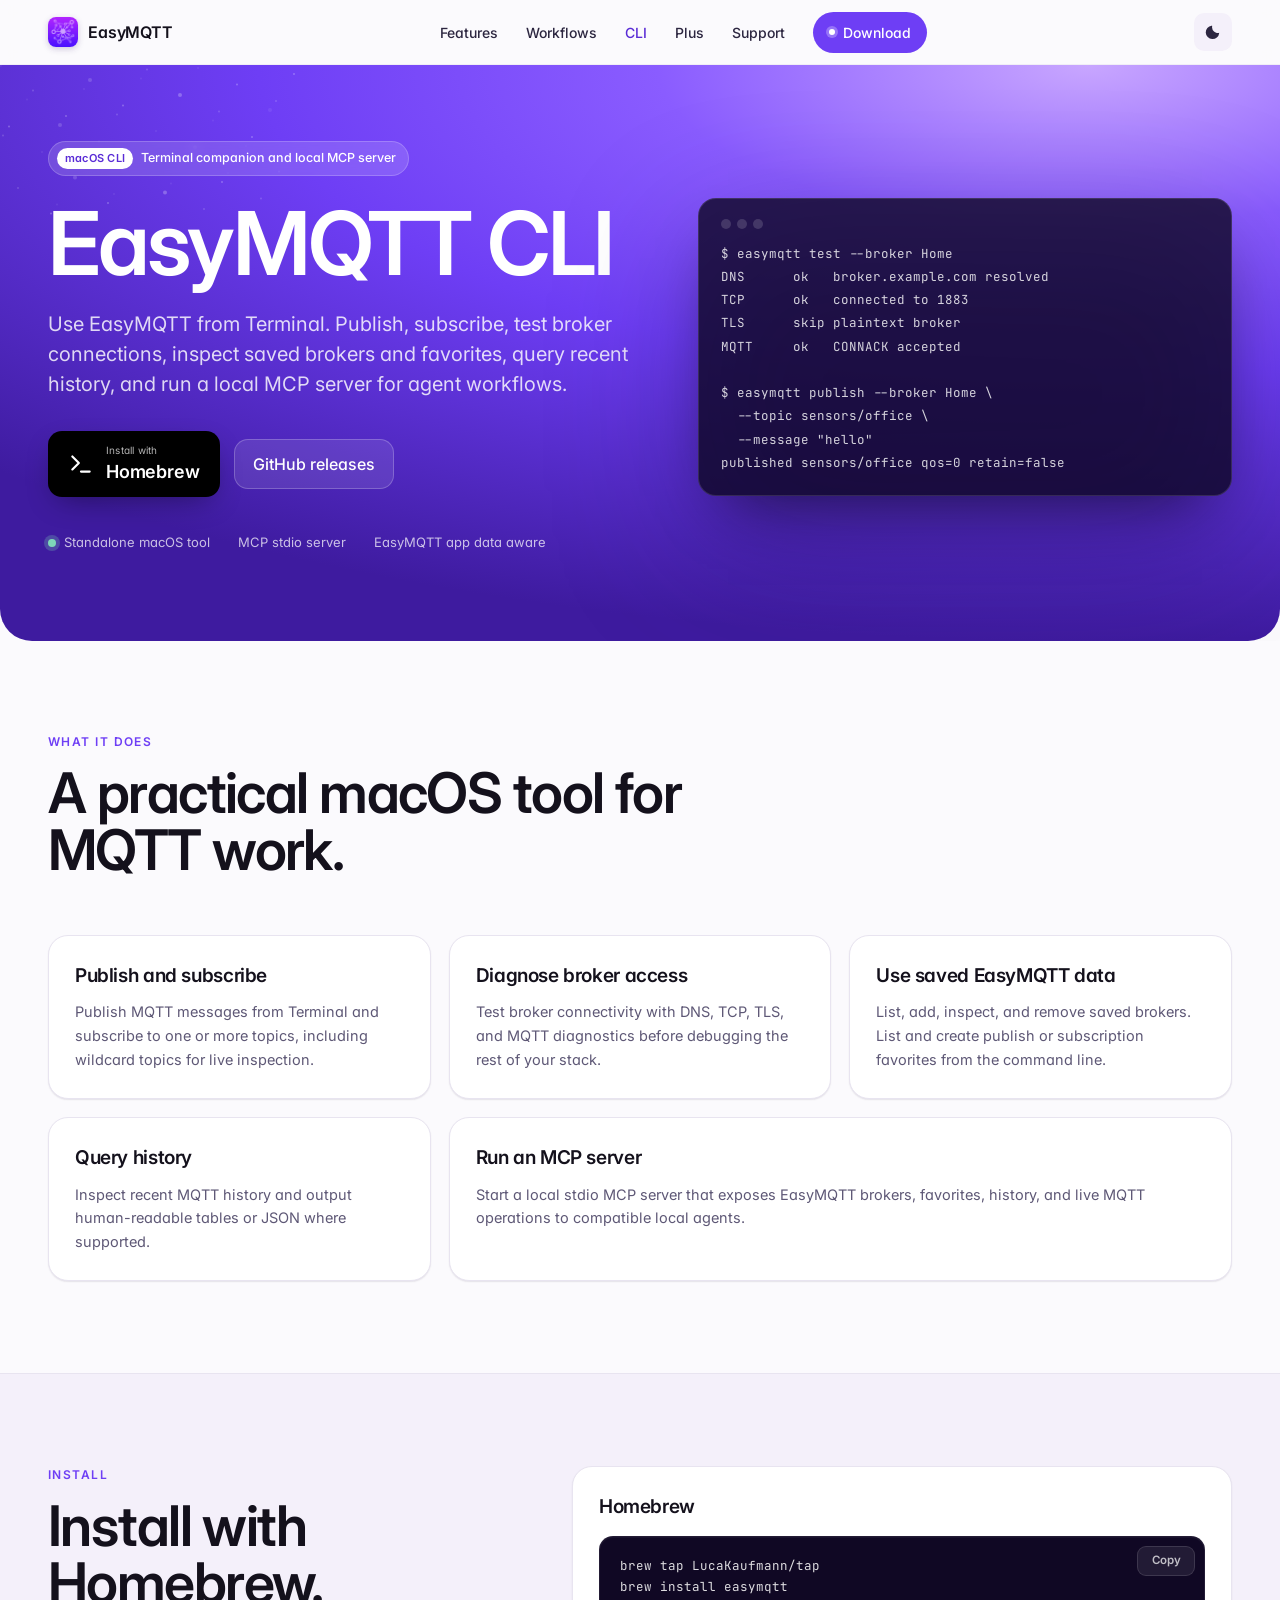
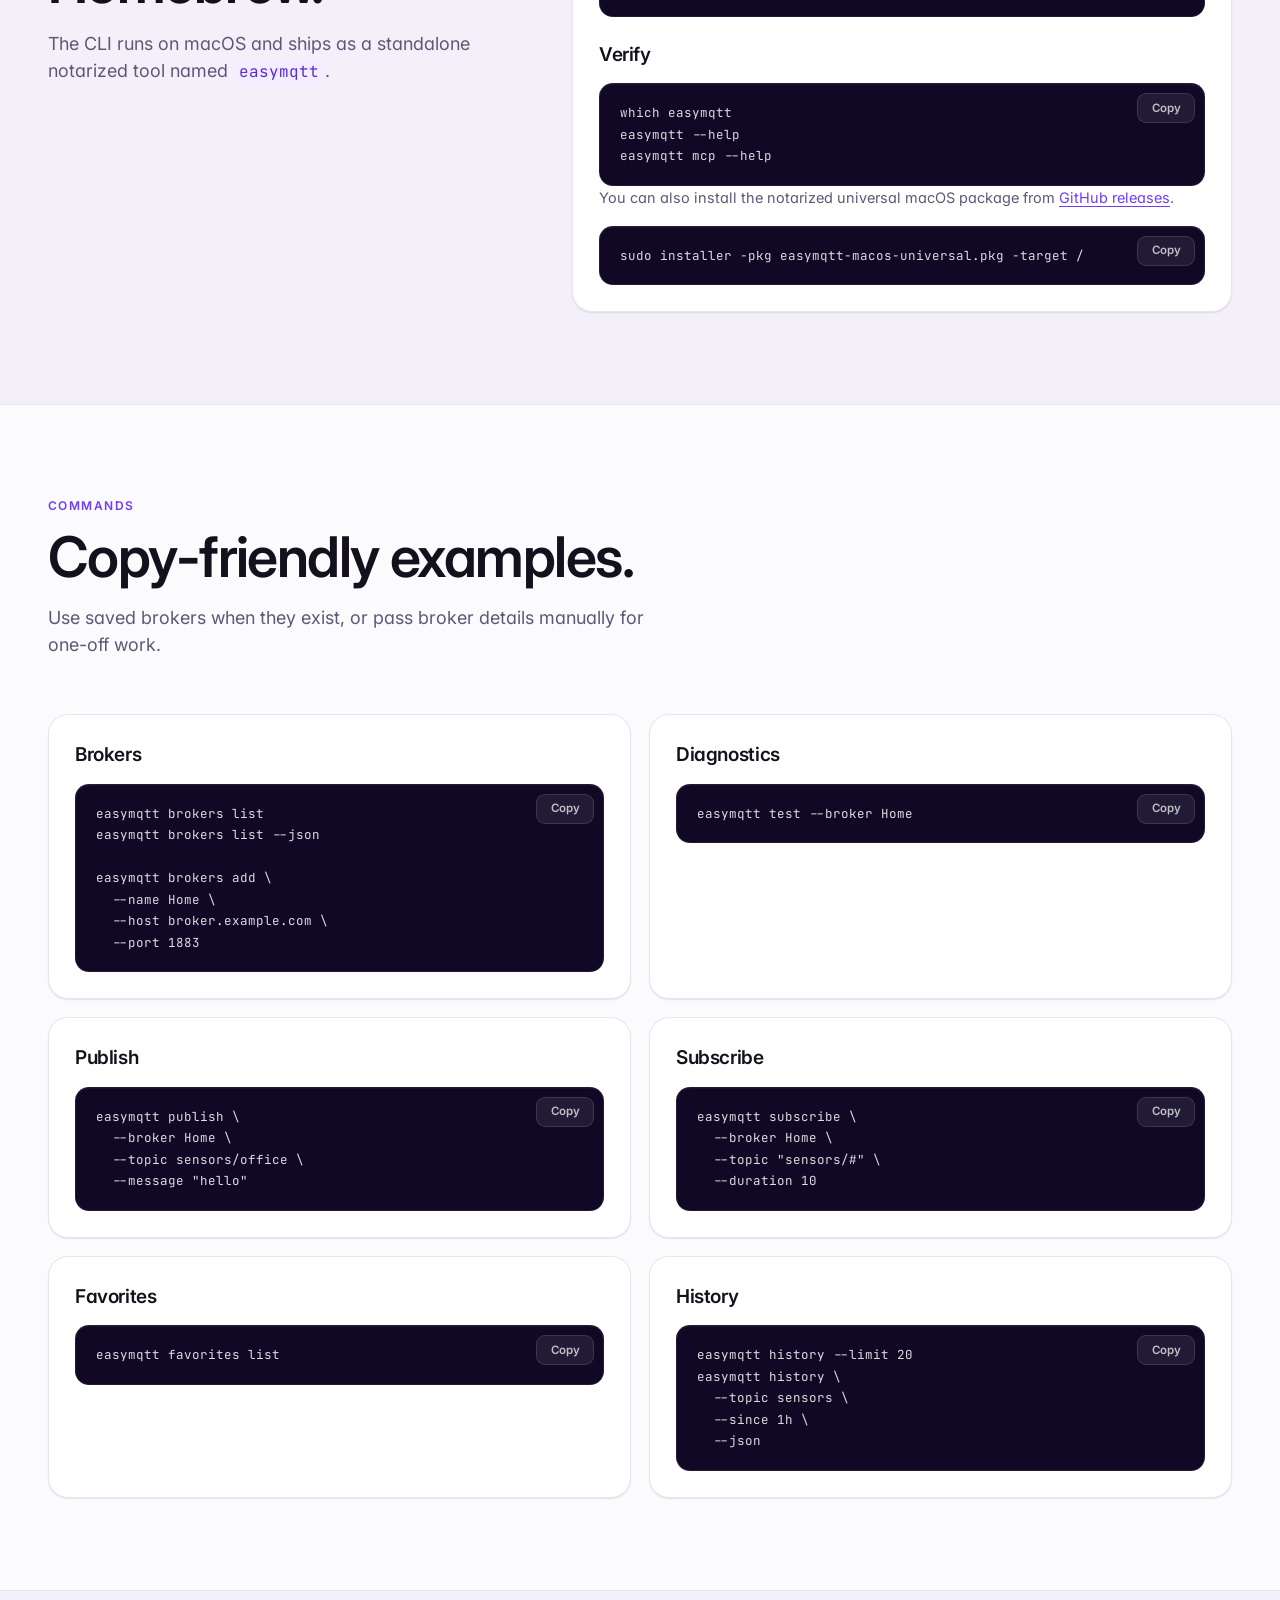
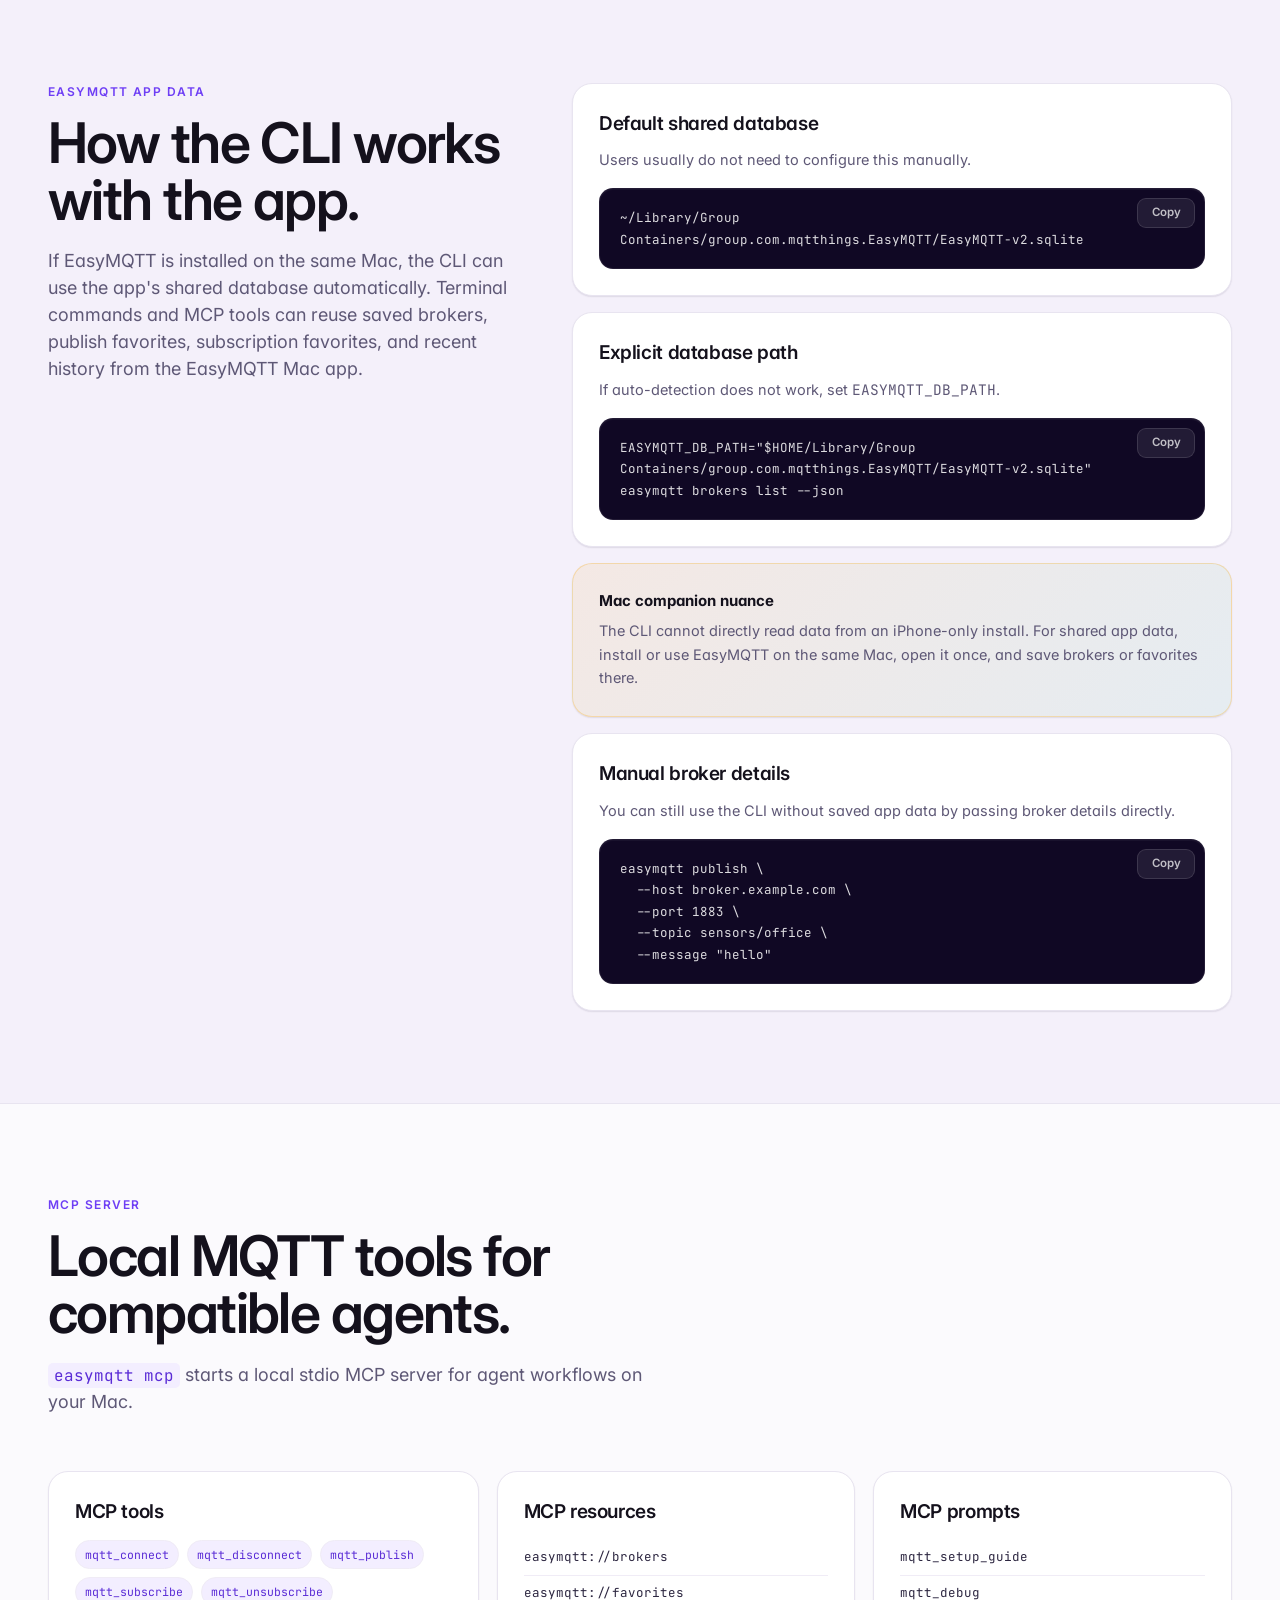
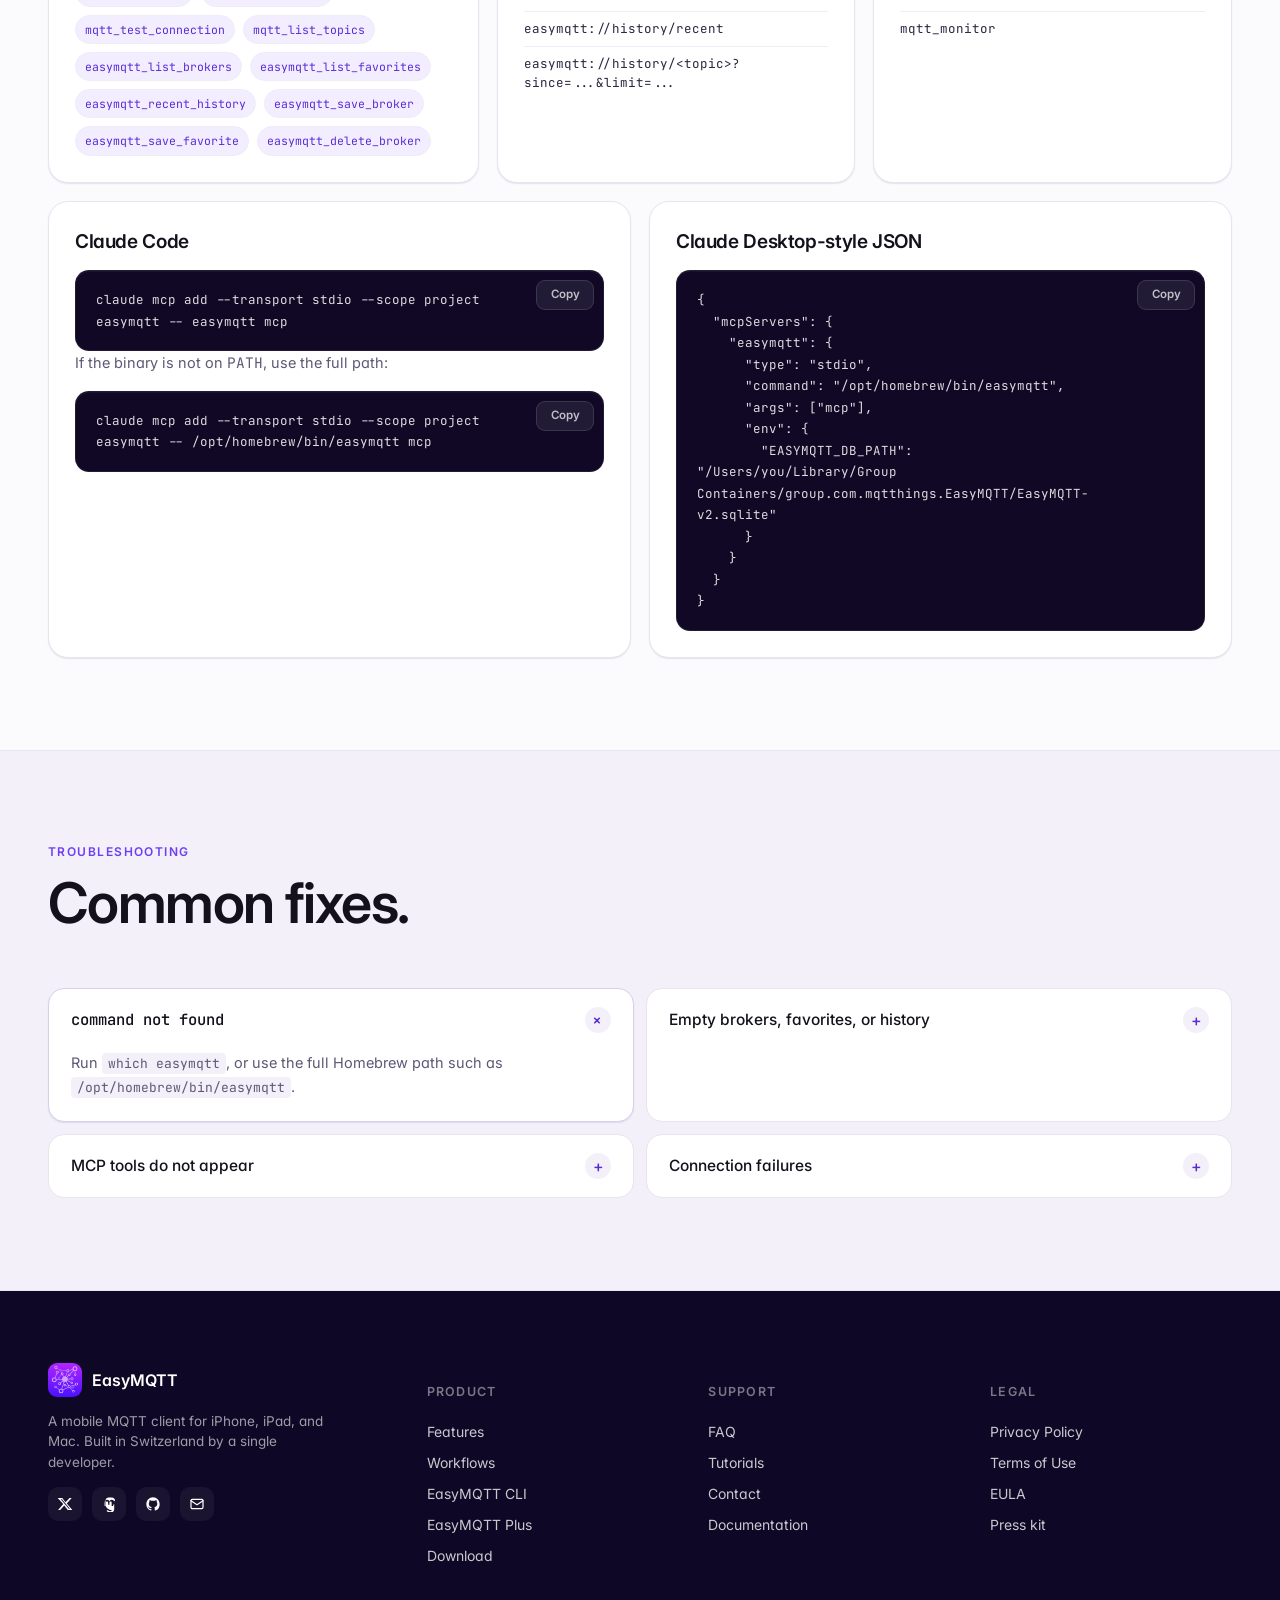
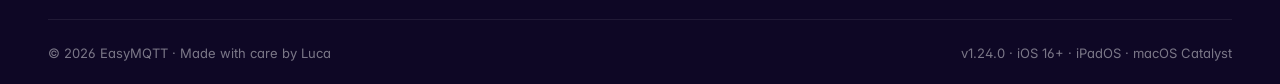
<file: cli/index.html>
<!doctype html>
<html lang="en">
<head>
<meta charset="utf-8"/>
<meta name="viewport" content="width=device-width,initial-scale=1"/>
<title>EasyMQTT CLI - Terminal and MCP companion for EasyMQTT</title>
<meta name="description" content="Use EasyMQTT from Terminal on macOS. Install the easymqtt CLI, publish and subscribe, test MQTT brokers, reuse EasyMQTT app data, and run a local MCP server for agent workflows."/>
<meta name="keywords" content="EasyMQTT CLI, easymqtt, MQTT CLI, macOS MQTT command line, MQTT MCP server, Claude MCP, EasyMQTT Mac"/>
<meta name="theme-color" content="#6E3EF5"/>

<meta property="og:title" content="EasyMQTT CLI"/>
<meta property="og:description" content="A macOS command-line companion for EasyMQTT with publish, subscribe, broker diagnostics, app data access, and local MCP server mode."/>
<meta property="og:type" content="website"/>
<meta property="og:url" content="https://easymqtt.app/cli"/>
<meta property="og:image" content="https://easymqtt.app/assets/icon-classic.png"/>
<meta name="twitter:card" content="summary_large_image"/>
<link rel="canonical" href="https://easymqtt.app/cli"/>

<link rel="icon" type="image/png" href="/assets/icon-classic.png"/>
<link rel="apple-touch-icon" href="/assets/icon-classic.png"/>

<link rel="preconnect" href="https://fonts.googleapis.com"/>
<link rel="preconnect" href="https://fonts.gstatic.com" crossorigin/>
<link href="https://fonts.googleapis.com/css2?family=Inter:wght@400;500;600;700&family=Instrument+Serif:ital@0;1&family=JetBrains+Mono:wght@400;500&display=swap" rel="stylesheet"/>

<link rel="stylesheet" href="/styles.css"/>

<script>
  (function(){
    try {
      var saved = localStorage.getItem('emqtt-theme');
      var theme = (saved === 'light' || saved === 'dark')
        ? saved
        : (window.matchMedia && window.matchMedia('(prefers-color-scheme: dark)').matches ? 'dark' : 'light');
      document.documentElement.setAttribute('data-theme', theme);
    } catch (e) {
      document.documentElement.setAttribute('data-theme', 'light');
    }
  })();
</script>

<script type="application/ld+json">
{
  "@context":"https://schema.org",
  "@type":"SoftwareApplication",
  "name":"EasyMQTT CLI",
  "applicationCategory":"DeveloperApplication",
  "operatingSystem":"macOS",
  "url":"https://easymqtt.app/cli",
  "downloadUrl":"https://github.com/LucaKaufmann/easymqtt-cli-releases/releases",
  "softwareHelp":"https://easymqtt.app/cli",
  "isPartOf":{"@type":"SoftwareApplication","name":"EasyMQTT"}
}
</script>
</head>
<body>

<div class="nav">
  <div class="wrap nav-inner">
    <a href="/" class="brand">
      <img src="/assets/icon-classic.png" alt="EasyMQTT"/>
      <span>EasyMQTT</span>
    </a>
    <div class="nav-links" data-nav-links>
      <a href="/#features">Features</a>
      <a href="/#automation">Workflows</a>
      <a href="/cli" aria-current="page">CLI</a>
      <a href="/#plus">Plus</a>
      <a href="/#support">Support</a>
      <a href="https://apps.apple.com/app/easymqtt/id1523099606" class="nav-cta">
        <span class="dot"></span>
        Download
      </a>
    </div>
    <div class="nav-actions">
      <button class="theme-toggle" data-theme-toggle aria-label="Switch theme" title="Switch theme">
        <svg data-icon-sun viewBox="0 0 24 24" fill="none" stroke="currentColor" stroke-width="2" stroke-linecap="round" stroke-linejoin="round"><circle cx="12" cy="12" r="4"/><path d="M12 2v2M12 20v2M4.93 4.93l1.41 1.41M17.66 17.66l1.41 1.41M2 12h2M20 12h2M4.93 19.07l1.41-1.41M17.66 6.34l1.41-1.41"/></svg>
        <svg data-icon-moon viewBox="0 0 24 24" fill="currentColor"><path d="M20.742 13.045a8.088 8.088 0 01-2.077.271c-2.135 0-4.14-.83-5.646-2.336A8.026 8.026 0 0110.73 5.93a7.993 7.993 0 01.21-1.902A.5.5 0 0010.25 3.5a9 9 0 109.994 10.039.5.5 0 00-.502-.494z"/></svg>
      </button>
      <button class="mobile-toggle" data-mobile-toggle aria-label="menu">
        <svg data-icon-menu viewBox="0 0 24 24" fill="none" stroke="currentColor" stroke-width="2" stroke-linecap="round"><path d="M4 7h16M4 12h16M4 17h16"/></svg>
        <svg data-icon-close viewBox="0 0 24 24" fill="none" stroke="currentColor" stroke-width="2" stroke-linecap="round" style="display:none"><path d="M6 6l12 12M6 18L18 6"/></svg>
      </button>
    </div>
  </div>
</div>

<main id="top">
  <section class="hero cli-hero">
    <svg class="hero-stars" data-stars="44" xmlns="http://www.w3.org/2000/svg"></svg>
    <div class="wrap cli-hero-grid">
      <div>
        <div class="eyebrow">
          <span class="pill">macOS CLI</span>
          Terminal companion and local MCP server
        </div>
        <h1>EasyMQTT CLI</h1>
        <p class="hero-sub">
          Use EasyMQTT from Terminal. Publish, subscribe, test broker connections,
          inspect saved brokers and favorites, query recent history, and run a local
          MCP server for agent workflows.
        </p>
        <div class="hero-ctas">
          <a href="#install" class="btn-app-store btn-terminal">
            <svg viewBox="0 0 24 24" fill="none" stroke="currentColor" stroke-width="2" stroke-linecap="round" stroke-linejoin="round"><polyline points="4 17 10 11 4 5"/><line x1="12" y1="19" x2="20" y2="19"/></svg>
            <span>
              <span class="small">Install with</span>
              <span class="big">Homebrew</span>
            </span>
          </a>
          <a href="https://github.com/LucaKaufmann/easymqtt-cli-releases/releases" class="btn-ghost" rel="noopener">GitHub releases</a>
        </div>
        <div class="hero-meta">
          <span><span class="glowdot"></span> Standalone macOS tool</span>
          <span>MCP stdio server</span>
          <span>EasyMQTT app data aware</span>
        </div>
      </div>
      <div class="cli-hero-panel" aria-label="EasyMQTT CLI example">
        <div class="terminal">
          <div class="t-head"><span></span><span></span><span></span></div>
          <pre><code>$ easymqtt test --broker Home
DNS      ok   broker.example.com resolved
TCP      ok   connected to 1883
TLS      skip plaintext broker
MQTT     ok   CONNACK accepted

$ easymqtt publish --broker Home \
  --topic sensors/office \
  --message "hello"
published sensors/office qos=0 retain=false</code></pre>
        </div>
      </div>
    </div>
  </section>

  <section class="cli-section">
    <div class="wrap">
      <div class="section-head">
        <div class="section-kicker">What it does</div>
        <h2 class="section-title">A practical macOS tool for MQTT work.</h2>
      </div>
      <div class="cli-feature-grid">
        <div class="doc-card"><h3>Publish and subscribe</h3><p>Publish MQTT messages from Terminal and subscribe to one or more topics, including wildcard topics for live inspection.</p></div>
        <div class="doc-card"><h3>Diagnose broker access</h3><p>Test broker connectivity with DNS, TCP, TLS, and MQTT diagnostics before debugging the rest of your stack.</p></div>
        <div class="doc-card"><h3>Use saved EasyMQTT data</h3><p>List, add, inspect, and remove saved brokers. List and create publish or subscription favorites from the command line.</p></div>
        <div class="doc-card"><h3>Query history</h3><p>Inspect recent MQTT history and output human-readable tables or JSON where supported.</p></div>
        <div class="doc-card doc-card-wide"><h3>Run an MCP server</h3><p>Start a local stdio MCP server that exposes EasyMQTT brokers, favorites, history, and live MQTT operations to compatible local agents.</p></div>
      </div>
    </div>
  </section>

  <section class="cli-section cli-alt" id="install">
    <div class="wrap cli-two-col">
      <div>
        <div class="section-kicker">Install</div>
        <h2 class="section-title">Install with Homebrew.</h2>
        <p class="section-lede">The CLI runs on macOS and ships as a standalone notarized tool named <code>easymqtt</code>.</p>
      </div>
      <div class="install-card">
        <h3>Homebrew</h3>
        <pre class="code-block"><code>brew tap LucaKaufmann/tap
brew install easymqtt</code></pre>
        <h3>Verify</h3>
        <pre class="code-block"><code>which easymqtt
easymqtt --help
easymqtt mcp --help</code></pre>
        <p>
          You can also install the notarized universal macOS package from
          <a href="https://github.com/LucaKaufmann/easymqtt-cli-releases/releases" rel="noopener">GitHub releases</a>.
        </p>
        <pre class="code-block"><code>sudo installer -pkg easymqtt-macos-universal.pkg -target /</code></pre>
      </div>
    </div>
  </section>

  <section class="cli-section" id="examples">
    <div class="wrap">
      <div class="section-head">
        <div class="section-kicker">Commands</div>
        <h2 class="section-title">Copy-friendly examples.</h2>
        <p class="section-lede">Use saved brokers when they exist, or pass broker details manually for one-off work.</p>
      </div>
      <div class="command-grid">
        <div class="doc-card">
          <h3>Brokers</h3>
          <pre class="code-block"><code>easymqtt brokers list
easymqtt brokers list --json

easymqtt brokers add \
  --name Home \
  --host broker.example.com \
  --port 1883</code></pre>
        </div>
        <div class="doc-card">
          <h3>Diagnostics</h3>
          <pre class="code-block"><code>easymqtt test --broker Home</code></pre>
        </div>
        <div class="doc-card">
          <h3>Publish</h3>
          <pre class="code-block"><code>easymqtt publish \
  --broker Home \
  --topic sensors/office \
  --message "hello"</code></pre>
        </div>
        <div class="doc-card">
          <h3>Subscribe</h3>
          <pre class="code-block"><code>easymqtt subscribe \
  --broker Home \
  --topic "sensors/#" \
  --duration 10</code></pre>
        </div>
        <div class="doc-card">
          <h3>Favorites</h3>
          <pre class="code-block"><code>easymqtt favorites list</code></pre>
        </div>
        <div class="doc-card">
          <h3>History</h3>
          <pre class="code-block"><code>easymqtt history --limit 20
easymqtt history \
  --topic sensors \
  --since 1h \
  --json</code></pre>
        </div>
      </div>
    </div>
  </section>

  <section class="cli-section cli-alt" id="app-data">
    <div class="wrap cli-two-col">
      <div>
        <div class="section-kicker">EasyMQTT app data</div>
        <h2 class="section-title">How the CLI works with the app.</h2>
        <p class="section-lede">
          If EasyMQTT is installed on the same Mac, the CLI can use the app's shared
          database automatically. Terminal commands and MCP tools can reuse saved brokers,
          publish favorites, subscription favorites, and recent history from the EasyMQTT Mac app.
        </p>
      </div>
      <div class="doc-stack">
        <div class="doc-card">
          <h3>Default shared database</h3>
          <p>Users usually do not need to configure this manually.</p>
          <pre class="code-block"><code>~/Library/Group Containers/group.com.mqtthings.EasyMQTT/EasyMQTT-v2.sqlite</code></pre>
        </div>
        <div class="doc-card">
          <h3>Explicit database path</h3>
          <p>If auto-detection does not work, set <code>EASYMQTT_DB_PATH</code>.</p>
          <pre class="code-block"><code>EASYMQTT_DB_PATH="$HOME/Library/Group Containers/group.com.mqtthings.EasyMQTT/EasyMQTT-v2.sqlite" easymqtt brokers list --json</code></pre>
        </div>
        <div class="notice">
          <strong>Mac companion nuance</strong>
          <p>The CLI cannot directly read data from an iPhone-only install. For shared app data, install or use EasyMQTT on the same Mac, open it once, and save brokers or favorites there.</p>
        </div>
        <div class="doc-card">
          <h3>Manual broker details</h3>
          <p>You can still use the CLI without saved app data by passing broker details directly.</p>
          <pre class="code-block"><code>easymqtt publish \
  --host broker.example.com \
  --port 1883 \
  --topic sensors/office \
  --message "hello"</code></pre>
        </div>
      </div>
    </div>
  </section>

  <section class="cli-section" id="mcp">
    <div class="wrap">
      <div class="section-head">
        <div class="section-kicker">MCP server</div>
        <h2 class="section-title">Local MQTT tools for compatible agents.</h2>
        <p class="section-lede"><code>easymqtt mcp</code> starts a local stdio MCP server for agent workflows on your Mac.</p>
      </div>
      <div class="cli-three-col">
        <div class="doc-card">
          <h3>MCP tools</h3>
          <ul class="pill-list">
            <li>mqtt_connect</li>
            <li>mqtt_disconnect</li>
            <li>mqtt_publish</li>
            <li>mqtt_subscribe</li>
            <li>mqtt_unsubscribe</li>
            <li>mqtt_test_connection</li>
            <li>mqtt_list_topics</li>
            <li>easymqtt_list_brokers</li>
            <li>easymqtt_list_favorites</li>
            <li>easymqtt_recent_history</li>
            <li>easymqtt_save_broker</li>
            <li>easymqtt_save_favorite</li>
            <li>easymqtt_delete_broker</li>
          </ul>
        </div>
        <div class="doc-card">
          <h3>MCP resources</h3>
          <ul class="mono-list">
            <li>easymqtt://brokers</li>
            <li>easymqtt://favorites</li>
            <li>easymqtt://history/recent</li>
            <li>easymqtt://history/&lt;topic&gt;?since=...&amp;limit=...</li>
          </ul>
        </div>
        <div class="doc-card">
          <h3>MCP prompts</h3>
          <ul class="mono-list">
            <li>mqtt_setup_guide</li>
            <li>mqtt_debug</li>
            <li>mqtt_monitor</li>
          </ul>
        </div>
      </div>

      <div class="mcp-setup">
        <div class="doc-card">
          <h3>Claude Code</h3>
          <pre class="code-block"><code>claude mcp add --transport stdio --scope project easymqtt -- easymqtt mcp</code></pre>
          <p>If the binary is not on <code>PATH</code>, use the full path:</p>
          <pre class="code-block"><code>claude mcp add --transport stdio --scope project easymqtt -- /opt/homebrew/bin/easymqtt mcp</code></pre>
        </div>
        <div class="doc-card">
          <h3>Claude Desktop-style JSON</h3>
          <pre class="code-block"><code>{
  "mcpServers": {
    "easymqtt": {
      "type": "stdio",
      "command": "/opt/homebrew/bin/easymqtt",
      "args": ["mcp"],
      "env": {
        "EASYMQTT_DB_PATH": "/Users/you/Library/Group Containers/group.com.mqtthings.EasyMQTT/EasyMQTT-v2.sqlite"
      }
    }
  }
}</code></pre>
        </div>
      </div>
    </div>
  </section>

  <section class="cli-section cli-alt" id="troubleshooting">
    <div class="wrap">
      <div class="section-head">
        <div class="section-kicker">Troubleshooting</div>
        <h2 class="section-title">Common fixes.</h2>
      </div>
      <div class="trouble-grid">
        <details class="faq-item" open>
          <summary><span><code>command not found</code></span><span class="plus">+</span></summary>
          <div class="body">Run <code>which easymqtt</code>, or use the full Homebrew path such as <code>/opt/homebrew/bin/easymqtt</code>.</div>
        </details>
        <details class="faq-item">
          <summary><span>Empty brokers, favorites, or history</span><span class="plus">+</span></summary>
          <div class="body">Open EasyMQTT on the Mac and save data there, or set <code>EASYMQTT_DB_PATH</code> to the shared database path.</div>
        </details>
        <details class="faq-item">
          <summary><span>MCP tools do not appear</span><span class="plus">+</span></summary>
          <div class="body">Restart the MCP client or verify the server with that client's MCP status command.</div>
        </details>
        <details class="faq-item">
          <summary><span>Connection failures</span><span class="plus">+</span></summary>
          <div class="body">Run <code>easymqtt test --broker &lt;name&gt;</code> or pass manual broker details with <code>--host</code>, <code>--port</code>, <code>--tls</code>, <code>--username</code>, and <code>--password</code>.</div>
        </details>
      </div>
    </div>
  </section>
</main>

<footer>
  <div class="wrap">
    <div class="foot-grid">
      <div>
        <div class="foot-brand">
          <img src="/assets/icon-classic.png" alt=""/>
          <span>EasyMQTT</span>
        </div>
        <p class="foot-tag">A mobile MQTT client for iPhone, iPad, and Mac. Built in Switzerland by a single developer.</p>
        <div class="socials">
          <a href="#" aria-label="X"><svg viewBox="0 0 24 24" fill="currentColor"><path d="M18.9 3H22l-7.3 8.4L23 21h-6.9l-5.2-6.8L4.7 21H1.6l7.8-9L1 3h7l4.7 6.2L18.9 3zm-1.2 16.2h1.7L7.4 4.7H5.6l12.1 14.5z"/></svg></a>
          <a href="#" aria-label="Mastodon"><svg viewBox="0 0 24 24" fill="currentColor"><path d="M21 7.5c0-3.4-2.2-4.4-2.2-4.4-1.1-.5-3-.7-4.9-.7h0c-2 0-3.8.2-4.9.7 0 0-2.2 1-2.2 4.4v5.4c0 3.3 2 6.6 6.2 7.7 1.3.3 2.5.4 3.2.4-.1.8-.8 1.6-2.3 1.7-1.9.2-3.2-.8-3.4-1.4h-2c.2 1.9 2.1 3.7 5.3 3.7 3.5 0 6-2 6-5V7.5zm-3 7.6h-2v-5c0-1.3-.5-1.9-1.6-1.9s-1.7.7-1.7 2V13h-2V10.2c0-1.3-.6-2-1.7-2s-1.6.6-1.6 1.9v5h-2V10c0-1.3.4-2.4 1-3.2.8-.7 1.7-1.1 2.8-1.1 1.3 0 2.3.5 3 1.5l.5 1 .5-1c.7-1 1.7-1.5 3-1.5 1.2 0 2.1.4 2.8 1.1.7.8 1 1.9 1 3.2z"/></svg></a>
          <a href="#" aria-label="GitHub"><svg viewBox="0 0 24 24" fill="currentColor"><path d="M12 2C6.5 2 2 6.6 2 12.2c0 4.5 2.9 8.3 6.8 9.6.5.1.7-.2.7-.5v-1.7c-2.8.6-3.4-1.4-3.4-1.4-.5-1.2-1.1-1.5-1.1-1.5-.9-.6.1-.6.1-.6 1 .1 1.5 1.1 1.5 1.1.9 1.6 2.4 1.1 3 .9.1-.7.4-1.1.6-1.4-2.2-.3-4.5-1.1-4.5-5 0-1.1.4-2 1-2.7-.1-.3-.4-1.3.1-2.7 0 0 .8-.3 2.8 1a9.4 9.4 0 015 0c1.9-1.3 2.8-1 2.8-1 .5 1.4.2 2.4.1 2.7.6.7 1 1.6 1 2.7 0 3.9-2.3 4.7-4.5 5 .4.3.7.9.7 1.9v2.8c0 .3.2.6.7.5A10.1 10.1 0 0022 12.2C22 6.6 17.5 2 12 2z"/></svg></a>
          <a href="mailto:hello@easymqtt.app" aria-label="Mail"><svg viewBox="0 0 24 24" fill="none" stroke="currentColor" stroke-width="1.8" stroke-linecap="round" stroke-linejoin="round"><rect x="3" y="5" width="18" height="14" rx="2"/><path d="M3 7l9 6 9-6"/></svg></a>
        </div>
      </div>
      <div>
        <h5>Product</h5>
        <a href="/#features">Features</a>
        <a href="/#automation">Workflows</a>
        <a href="/cli">EasyMQTT CLI</a>
        <a href="/#plus">EasyMQTT Plus</a>
        <a href="https://apps.apple.com/app/easymqtt/id1523099606">Download</a>
      </div>
      <div>
        <h5>Support</h5>
        <a href="/#support">FAQ</a>
        <a href="/#support">Tutorials</a>
        <a href="mailto:support@easymqtt.app">Contact</a>
        <a href="#">Documentation</a>
      </div>
      <div>
        <h5>Legal</h5>
        <a href="/privacy-policy/">Privacy Policy</a>
        <a href="#">Terms of Use</a>
        <a href="#">EULA</a>
        <a href="#">Press kit</a>
      </div>
    </div>
    <div class="foot-bottom">
      <span>&copy; 2026 EasyMQTT · Made with care by Luca</span>
      <span>v1.24.0 · iOS 16+ · iPadOS · macOS Catalyst</span>
    </div>
  </div>
</footer>

<script>
(function(){
  'use strict';

  document.querySelectorAll('[data-stars]').forEach(function(svg){
    var count = parseInt(svg.getAttribute('data-stars'), 10) || 40;
    var parts = [];
    for (var i = 0; i < count; i++){
      var cx = (i * 73) % 100;
      var cy = (i * 131) % 100;
      var r = (i % 5 === 0) ? 2 : 1;
      var opacity = ((i % 3) * 0.25) + 0.2;
      parts.push('<circle cx="' + cx + '%" cy="' + cy + '%" r="' + r + '" fill="white" opacity="' + opacity + '"/>');
    }
    svg.innerHTML = parts.join('');
  });

  var themeBtn = document.querySelector('[data-theme-toggle]');
  var mobileBtn = document.querySelector('[data-mobile-toggle]');
  var navLinks = document.querySelector('[data-nav-links]');

  if (themeBtn){
    var sunIcon = themeBtn.querySelector('[data-icon-sun]');
    var moonIcon = themeBtn.querySelector('[data-icon-moon]');
    function applyTheme(theme){
      document.documentElement.setAttribute('data-theme', theme);
      try { localStorage.setItem('emqtt-theme', theme); } catch (e) {}
      sunIcon.style.display = theme === 'dark' ? '' : 'none';
      moonIcon.style.display = theme === 'dark' ? 'none' : '';
      var next = theme === 'dark' ? 'light' : 'dark';
      themeBtn.setAttribute('aria-label', 'Switch to ' + next + ' mode');
      themeBtn.setAttribute('title', 'Switch to ' + next + ' mode');
    }
    themeBtn.addEventListener('click', function(){
      var current = document.documentElement.getAttribute('data-theme') || 'light';
      applyTheme(current === 'dark' ? 'light' : 'dark');
    });
    applyTheme(document.documentElement.getAttribute('data-theme') || 'light');
  }

  if (mobileBtn && navLinks){
    var menuIcon = mobileBtn.querySelector('[data-icon-menu]');
    var closeIcon = mobileBtn.querySelector('[data-icon-close]');
    function setMenuOpen(open){
      navLinks.classList.toggle('open', open);
      menuIcon.style.display = open ? 'none' : '';
      closeIcon.style.display = open ? '' : 'none';
    }
    mobileBtn.addEventListener('click', function(){
      setMenuOpen(!navLinks.classList.contains('open'));
    });
    navLinks.addEventListener('click', function(){ setMenuOpen(false); });
  }

  function fallbackCopy(text){
    var textarea = document.createElement('textarea');
    textarea.value = text;
    textarea.setAttribute('readonly', '');
    textarea.style.position = 'fixed';
    textarea.style.top = '-9999px';
    document.body.appendChild(textarea);
    textarea.select();
    try {
      document.execCommand('copy');
      return Promise.resolve();
    } catch (e) {
      return Promise.reject(e);
    } finally {
      document.body.removeChild(textarea);
    }
  }

  document.querySelectorAll('pre.code-block').forEach(function(pre, index){
    var wrapper = document.createElement('div');
    wrapper.className = 'code-copy-wrap';
    pre.parentNode.insertBefore(wrapper, pre);
    wrapper.appendChild(pre);

    var button = document.createElement('button');
    button.type = 'button';
    button.className = 'copy-code';
    button.textContent = 'Copy';
    button.setAttribute('aria-label', 'Copy code block ' + (index + 1));
    wrapper.appendChild(button);

    button.addEventListener('click', function(){
      var code = pre.querySelector('code');
      var text = code ? code.textContent : pre.textContent;
      var copy = navigator.clipboard && window.isSecureContext
        ? navigator.clipboard.writeText(text)
        : fallbackCopy(text);

      copy.then(function(){
        button.textContent = 'Copied';
        button.classList.add('copied');
        window.setTimeout(function(){
          button.textContent = 'Copy';
          button.classList.remove('copied');
        }, 1800);
      }).catch(function(){
        button.textContent = 'Failed';
        window.setTimeout(function(){
          button.textContent = 'Copy';
        }, 1800);
      });
    });
  });
})();
</script>

</body>
</html>
</file>
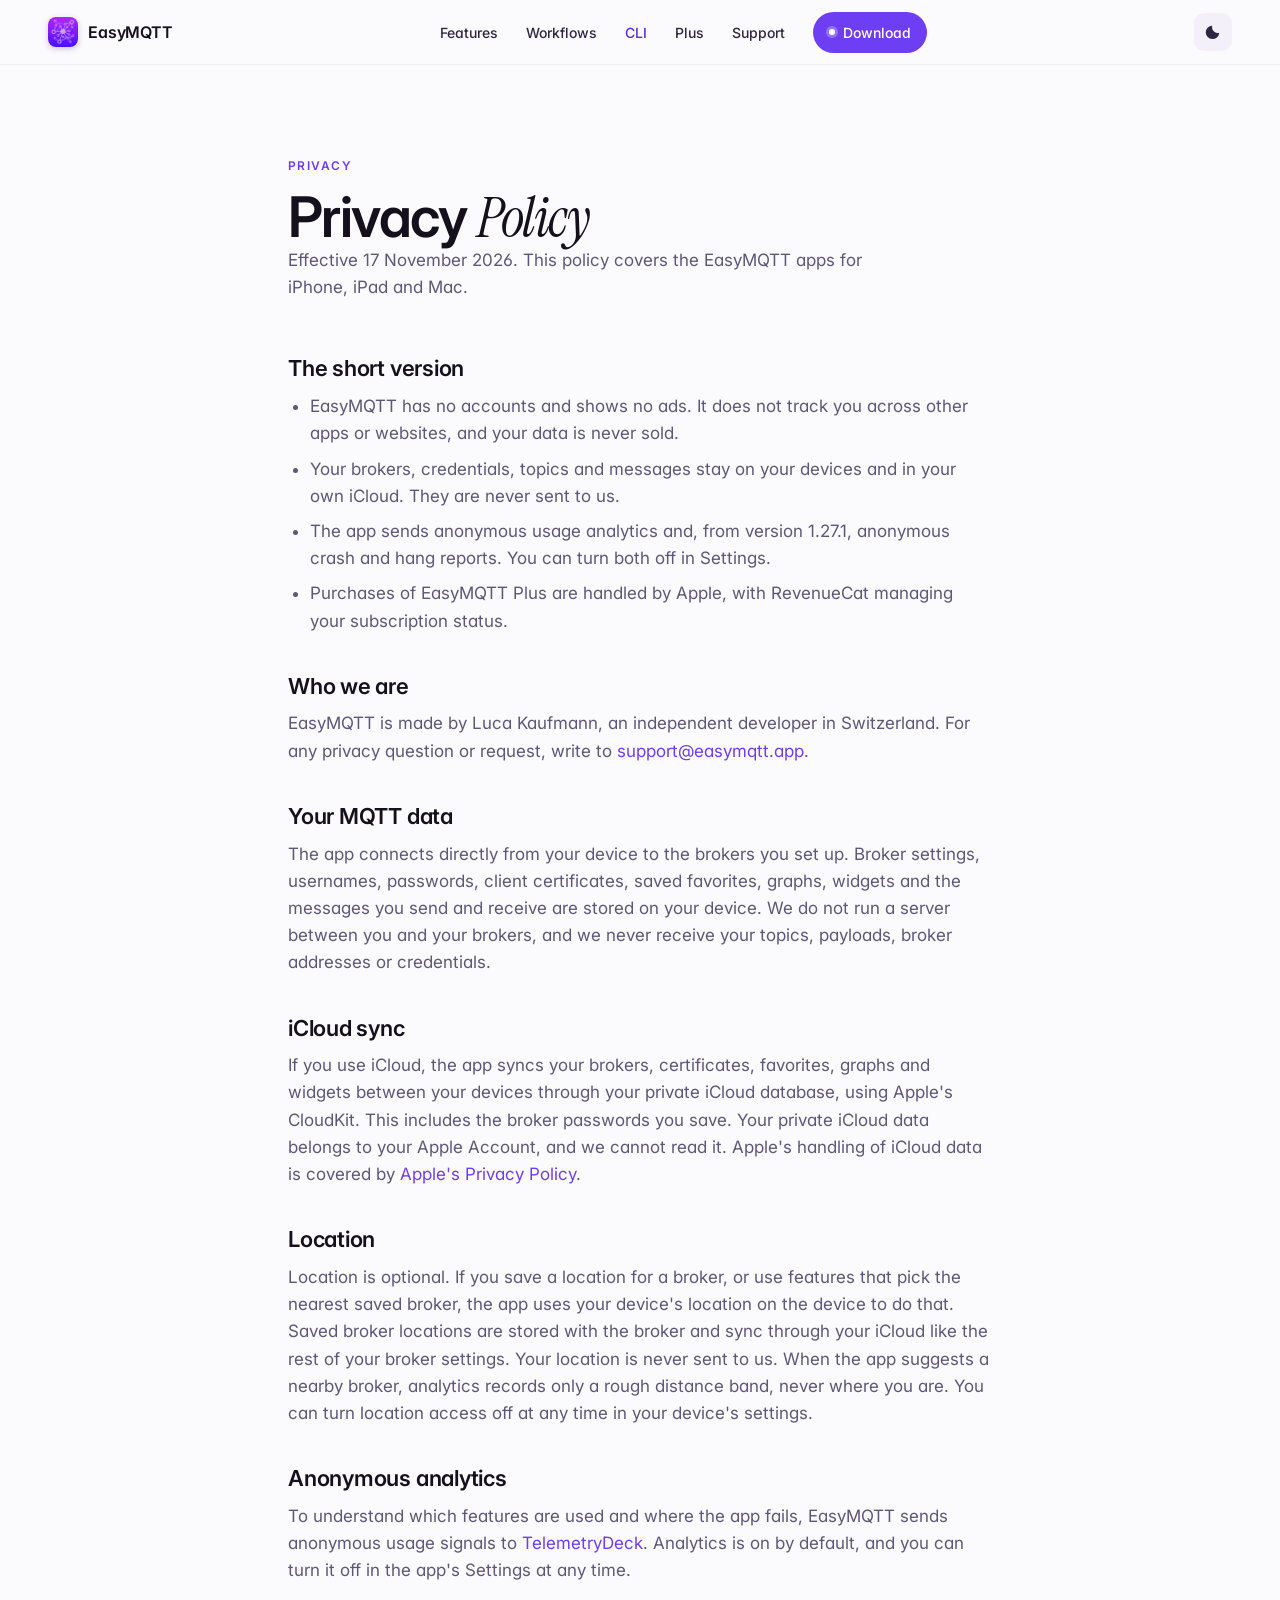
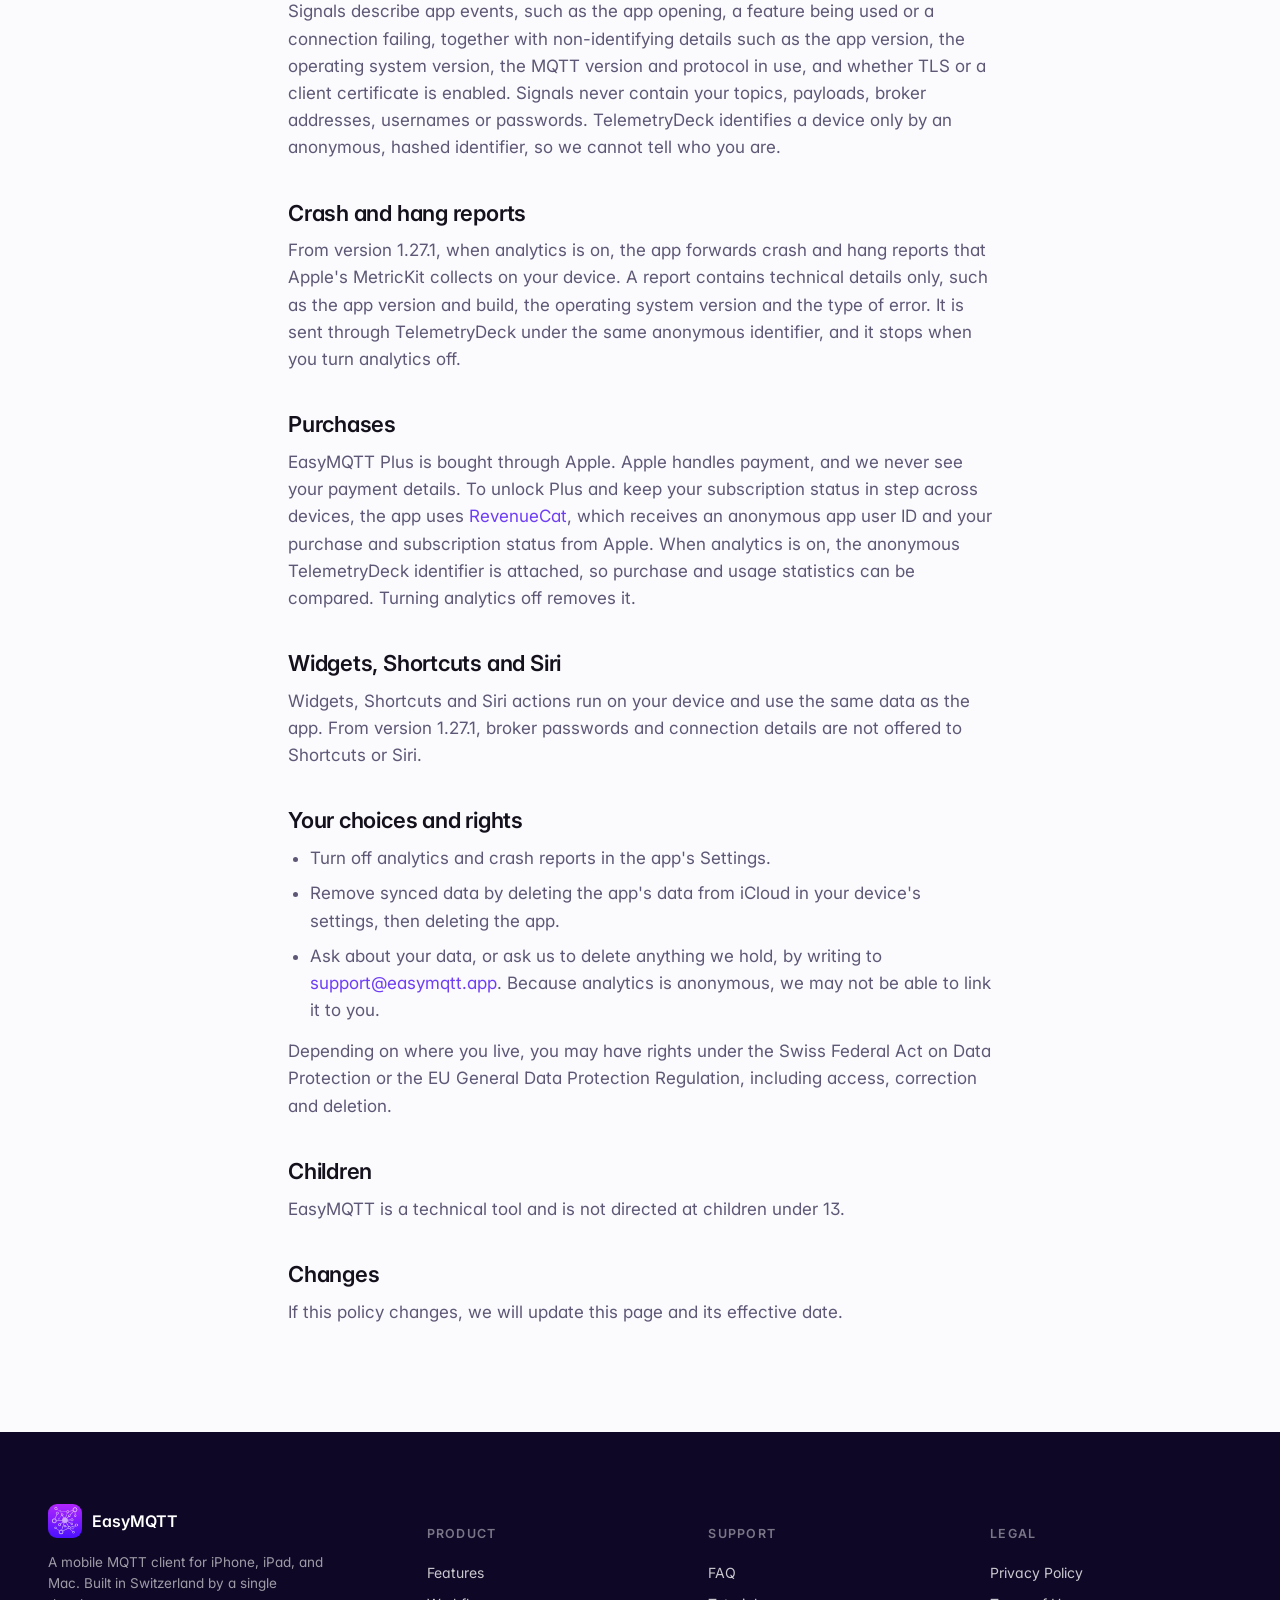
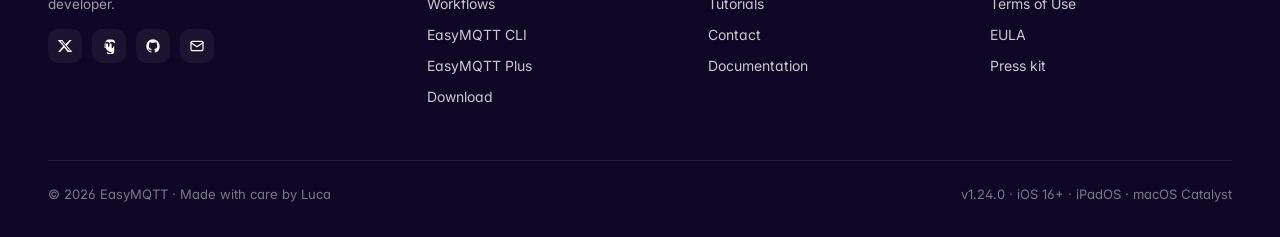
<file: privacy-policy/index.html>
<!doctype html>
<html lang="en">
<head>
<meta charset="utf-8"/>
<meta name="viewport" content="width=device-width,initial-scale=1"/>
<title>Privacy Policy - EasyMQTT</title>
<meta name="description" content="How the EasyMQTT apps handle your data: what stays on your device, what syncs through iCloud, and what anonymous analytics and purchase data are processed."/>
<meta name="theme-color" content="#6E3EF5"/>

<meta property="og:title" content="EasyMQTT Privacy Policy"/>
<meta property="og:description" content="How the EasyMQTT apps handle your data."/>
<meta property="og:type" content="website"/>
<meta property="og:url" content="https://easymqtt.app/privacy-policy/"/>
<meta property="og:image" content="https://easymqtt.app/assets/icon-classic.png"/>
<meta name="twitter:card" content="summary_large_image"/>
<link rel="canonical" href="https://easymqtt.app/privacy-policy/"/>

<link rel="icon" type="image/png" href="/assets/icon-classic.png"/>
<link rel="apple-touch-icon" href="/assets/icon-classic.png"/>

<link rel="preconnect" href="https://fonts.googleapis.com"/>
<link rel="preconnect" href="https://fonts.gstatic.com" crossorigin/>
<link href="https://fonts.googleapis.com/css2?family=Inter:wght@400;500;600;700&family=Instrument+Serif:ital@0;1&family=JetBrains+Mono:wght@400;500&display=swap" rel="stylesheet"/>

<link rel="stylesheet" href="/styles.css"/>

<script>
  (function(){
    try {
      var saved = localStorage.getItem('emqtt-theme');
      var theme = (saved === 'light' || saved === 'dark')
        ? saved
        : (window.matchMedia && window.matchMedia('(prefers-color-scheme: dark)').matches ? 'dark' : 'light');
      document.documentElement.setAttribute('data-theme', theme);
    } catch (e) {
      document.documentElement.setAttribute('data-theme', 'light');
    }
  })();
</script>

</head>
<body>

<div class="nav">
  <div class="wrap nav-inner">
    <a href="/" class="brand">
      <img src="/assets/icon-classic.png" alt="EasyMQTT"/>
      <span>EasyMQTT</span>
    </a>
    <div class="nav-links" data-nav-links>
      <a href="/#features">Features</a>
      <a href="/#automation">Workflows</a>
      <a href="/cli" aria-current="page">CLI</a>
      <a href="/#plus">Plus</a>
      <a href="/#support">Support</a>
      <a href="https://apps.apple.com/app/easymqtt/id1523099606" class="nav-cta">
        <span class="dot"></span>
        Download
      </a>
    </div>
    <div class="nav-actions">
      <button class="theme-toggle" data-theme-toggle aria-label="Switch theme" title="Switch theme">
        <svg data-icon-sun viewBox="0 0 24 24" fill="none" stroke="currentColor" stroke-width="2" stroke-linecap="round" stroke-linejoin="round"><circle cx="12" cy="12" r="4"/><path d="M12 2v2M12 20v2M4.93 4.93l1.41 1.41M17.66 17.66l1.41 1.41M2 12h2M20 12h2M4.93 19.07l1.41-1.41M17.66 6.34l1.41-1.41"/></svg>
        <svg data-icon-moon viewBox="0 0 24 24" fill="currentColor"><path d="M20.742 13.045a8.088 8.088 0 01-2.077.271c-2.135 0-4.14-.83-5.646-2.336A8.026 8.026 0 0110.73 5.93a7.993 7.993 0 01.21-1.902A.5.5 0 0010.25 3.5a9 9 0 109.994 10.039.5.5 0 00-.502-.494z"/></svg>
      </button>
      <button class="mobile-toggle" data-mobile-toggle aria-label="menu">
        <svg data-icon-menu viewBox="0 0 24 24" fill="none" stroke="currentColor" stroke-width="2" stroke-linecap="round"><path d="M4 7h16M4 12h16M4 17h16"/></svg>
        <svg data-icon-close viewBox="0 0 24 24" fill="none" stroke="currentColor" stroke-width="2" stroke-linecap="round" style="display:none"><path d="M6 6l12 12M6 18L18 6"/></svg>
      </button>
    </div>
  </div>
</div>


<main id="top" class="legal">
  <section class="cli-section">
    <div class="wrap legal-wrap">
      <div class="section-head">
        <div class="section-kicker">Privacy</div>
        <h1 class="section-title">Privacy <span class="serif">Policy</span></h1>
        <p class="section-lede">Effective 17 November 2026. This policy covers the EasyMQTT apps for iPhone, iPad and Mac.</p>
      </div>

      <h2>The short version</h2>
      <ul>
        <li>EasyMQTT has no accounts and shows no ads. It does not track you across other apps or websites, and your data is never sold.</li>
        <li>Your brokers, credentials, topics and messages stay on your devices and in your own iCloud. They are never sent to us.</li>
        <li>The app sends anonymous usage analytics and, from version 1.27.1, anonymous crash and hang reports. You can turn both off in Settings.</li>
        <li>Purchases of EasyMQTT Plus are handled by Apple, with RevenueCat managing your subscription status.</li>
      </ul>

      <h2>Who we are</h2>
      <p>EasyMQTT is made by Luca Kaufmann, an independent developer in Switzerland. For any privacy question or request, write to <a href="mailto:support@easymqtt.app">support@easymqtt.app</a>.</p>

      <h2>Your MQTT data</h2>
      <p>The app connects directly from your device to the brokers you set up. Broker settings, usernames, passwords, client certificates, saved favorites, graphs, widgets and the messages you send and receive are stored on your device. We do not run a server between you and your brokers, and we never receive your topics, payloads, broker addresses or credentials.</p>

      <h2>iCloud sync</h2>
      <p>If you use iCloud, the app syncs your brokers, certificates, favorites, graphs and widgets between your devices through your private iCloud database, using Apple's CloudKit. This includes the broker passwords you save. Your private iCloud data belongs to your Apple Account, and we cannot read it. Apple's handling of iCloud data is covered by <a href="https://www.apple.com/legal/privacy/">Apple's Privacy Policy</a>.</p>

      <h2>Location</h2>
      <p>Location is optional. If you save a location for a broker, or use features that pick the nearest saved broker, the app uses your device's location on the device to do that. Saved broker locations are stored with the broker and sync through your iCloud like the rest of your broker settings. Your location is never sent to us. When the app suggests a nearby broker, analytics records only a rough distance band, never where you are. You can turn location access off at any time in your device's settings.</p>

      <h2>Anonymous analytics</h2>
      <p>To understand which features are used and where the app fails, EasyMQTT sends anonymous usage signals to <a href="https://telemetrydeck.com/privacy/">TelemetryDeck</a>. Analytics is on by default, and you can turn it off in the app's Settings at any time.</p>
      <p>Signals describe app events, such as the app opening, a feature being used or a connection failing, together with non-identifying details such as the app version, the operating system version, the MQTT version and protocol in use, and whether TLS or a client certificate is enabled. Signals never contain your topics, payloads, broker addresses, usernames or passwords. TelemetryDeck identifies a device only by an anonymous, hashed identifier, so we cannot tell who you are.</p>

      <h2>Crash and hang reports</h2>
      <p>From version 1.27.1, when analytics is on, the app forwards crash and hang reports that Apple's MetricKit collects on your device. A report contains technical details only, such as the app version and build, the operating system version and the type of error. It is sent through TelemetryDeck under the same anonymous identifier, and it stops when you turn analytics off.</p>

      <h2>Purchases</h2>
      <p>EasyMQTT Plus is bought through Apple. Apple handles payment, and we never see your payment details. To unlock Plus and keep your subscription status in step across devices, the app uses <a href="https://www.revenuecat.com/privacy/">RevenueCat</a>, which receives an anonymous app user ID and your purchase and subscription status from Apple. When analytics is on, the anonymous TelemetryDeck identifier is attached, so purchase and usage statistics can be compared. Turning analytics off removes it.</p>

      <h2>Widgets, Shortcuts and Siri</h2>
      <p>Widgets, Shortcuts and Siri actions run on your device and use the same data as the app. From version 1.27.1, broker passwords and connection details are not offered to Shortcuts or Siri.</p>

      <h2>Your choices and rights</h2>
      <ul>
        <li>Turn off analytics and crash reports in the app's Settings.</li>
        <li>Remove synced data by deleting the app's data from iCloud in your device's settings, then deleting the app.</li>
        <li>Ask about your data, or ask us to delete anything we hold, by writing to <a href="mailto:support@easymqtt.app">support@easymqtt.app</a>. Because analytics is anonymous, we may not be able to link it to you.</li>
      </ul>
      <p>Depending on where you live, you may have rights under the Swiss Federal Act on Data Protection or the EU General Data Protection Regulation, including access, correction and deletion.</p>

      <h2>Children</h2>
      <p>EasyMQTT is a technical tool and is not directed at children under 13.</p>

      <h2>Changes</h2>
      <p>If this policy changes, we will update this page and its effective date.</p>
    </div>
  </section>
</main>
<style>
.legal-wrap{max-width:760px}
.legal h2{font-size:22px;font-weight:600;letter-spacing:-0.01em;margin:40px 0 12px}
.legal p,.legal li{font-size:17px;line-height:1.6;color:var(--muted)}
.legal p{margin:0 0 14px}
.legal ul{margin:0 0 14px;padding-left:22px}
.legal li{margin-bottom:8px}
.legal a{color:var(--purple-600)}
</style>

<footer>
  <div class="wrap">
    <div class="foot-grid">
      <div>
        <div class="foot-brand">
          <img src="/assets/icon-classic.png" alt=""/>
          <span>EasyMQTT</span>
        </div>
        <p class="foot-tag">A mobile MQTT client for iPhone, iPad, and Mac. Built in Switzerland by a single developer.</p>
        <div class="socials">
          <a href="#" aria-label="X"><svg viewBox="0 0 24 24" fill="currentColor"><path d="M18.9 3H22l-7.3 8.4L23 21h-6.9l-5.2-6.8L4.7 21H1.6l7.8-9L1 3h7l4.7 6.2L18.9 3zm-1.2 16.2h1.7L7.4 4.7H5.6l12.1 14.5z"/></svg></a>
          <a href="#" aria-label="Mastodon"><svg viewBox="0 0 24 24" fill="currentColor"><path d="M21 7.5c0-3.4-2.2-4.4-2.2-4.4-1.1-.5-3-.7-4.9-.7h0c-2 0-3.8.2-4.9.7 0 0-2.2 1-2.2 4.4v5.4c0 3.3 2 6.6 6.2 7.7 1.3.3 2.5.4 3.2.4-.1.8-.8 1.6-2.3 1.7-1.9.2-3.2-.8-3.4-1.4h-2c.2 1.9 2.1 3.7 5.3 3.7 3.5 0 6-2 6-5V7.5zm-3 7.6h-2v-5c0-1.3-.5-1.9-1.6-1.9s-1.7.7-1.7 2V13h-2V10.2c0-1.3-.6-2-1.7-2s-1.6.6-1.6 1.9v5h-2V10c0-1.3.4-2.4 1-3.2.8-.7 1.7-1.1 2.8-1.1 1.3 0 2.3.5 3 1.5l.5 1 .5-1c.7-1 1.7-1.5 3-1.5 1.2 0 2.1.4 2.8 1.1.7.8 1 1.9 1 3.2z"/></svg></a>
          <a href="#" aria-label="GitHub"><svg viewBox="0 0 24 24" fill="currentColor"><path d="M12 2C6.5 2 2 6.6 2 12.2c0 4.5 2.9 8.3 6.8 9.6.5.1.7-.2.7-.5v-1.7c-2.8.6-3.4-1.4-3.4-1.4-.5-1.2-1.1-1.5-1.1-1.5-.9-.6.1-.6.1-.6 1 .1 1.5 1.1 1.5 1.1.9 1.6 2.4 1.1 3 .9.1-.7.4-1.1.6-1.4-2.2-.3-4.5-1.1-4.5-5 0-1.1.4-2 1-2.7-.1-.3-.4-1.3.1-2.7 0 0 .8-.3 2.8 1a9.4 9.4 0 015 0c1.9-1.3 2.8-1 2.8-1 .5 1.4.2 2.4.1 2.7.6.7 1 1.6 1 2.7 0 3.9-2.3 4.7-4.5 5 .4.3.7.9.7 1.9v2.8c0 .3.2.6.7.5A10.1 10.1 0 0022 12.2C22 6.6 17.5 2 12 2z"/></svg></a>
          <a href="mailto:hello@easymqtt.app" aria-label="Mail"><svg viewBox="0 0 24 24" fill="none" stroke="currentColor" stroke-width="1.8" stroke-linecap="round" stroke-linejoin="round"><rect x="3" y="5" width="18" height="14" rx="2"/><path d="M3 7l9 6 9-6"/></svg></a>
        </div>
      </div>
      <div>
        <h5>Product</h5>
        <a href="/#features">Features</a>
        <a href="/#automation">Workflows</a>
        <a href="/cli">EasyMQTT CLI</a>
        <a href="/#plus">EasyMQTT Plus</a>
        <a href="https://apps.apple.com/app/easymqtt/id1523099606">Download</a>
      </div>
      <div>
        <h5>Support</h5>
        <a href="/#support">FAQ</a>
        <a href="/#support">Tutorials</a>
        <a href="mailto:support@easymqtt.app">Contact</a>
        <a href="#">Documentation</a>
      </div>
      <div>
        <h5>Legal</h5>
        <a href="/privacy-policy/">Privacy Policy</a>
        <a href="#">Terms of Use</a>
        <a href="#">EULA</a>
        <a href="#">Press kit</a>
      </div>
    </div>
    <div class="foot-bottom">
      <span>&copy; 2026 EasyMQTT · Made with care by Luca</span>
      <span>v1.24.0 · iOS 16+ · iPadOS · macOS Catalyst</span>
    </div>
  </div>
</footer>

<script>
(function(){
  'use strict';

  document.querySelectorAll('[data-stars]').forEach(function(svg){
    var count = parseInt(svg.getAttribute('data-stars'), 10) || 40;
    var parts = [];
    for (var i = 0; i < count; i++){
      var cx = (i * 73) % 100;
      var cy = (i * 131) % 100;
      var r = (i % 5 === 0) ? 2 : 1;
      var opacity = ((i % 3) * 0.25) + 0.2;
      parts.push('<circle cx="' + cx + '%" cy="' + cy + '%" r="' + r + '" fill="white" opacity="' + opacity + '"/>');
    }
    svg.innerHTML = parts.join('');
  });

  var themeBtn = document.querySelector('[data-theme-toggle]');
  var mobileBtn = document.querySelector('[data-mobile-toggle]');
  var navLinks = document.querySelector('[data-nav-links]');

  if (themeBtn){
    var sunIcon = themeBtn.querySelector('[data-icon-sun]');
    var moonIcon = themeBtn.querySelector('[data-icon-moon]');
    function applyTheme(theme){
      document.documentElement.setAttribute('data-theme', theme);
      try { localStorage.setItem('emqtt-theme', theme); } catch (e) {}
      sunIcon.style.display = theme === 'dark' ? '' : 'none';
      moonIcon.style.display = theme === 'dark' ? 'none' : '';
      var next = theme === 'dark' ? 'light' : 'dark';
      themeBtn.setAttribute('aria-label', 'Switch to ' + next + ' mode');
      themeBtn.setAttribute('title', 'Switch to ' + next + ' mode');
    }
    themeBtn.addEventListener('click', function(){
      var current = document.documentElement.getAttribute('data-theme') || 'light';
      applyTheme(current === 'dark' ? 'light' : 'dark');
    });
    applyTheme(document.documentElement.getAttribute('data-theme') || 'light');
  }

  if (mobileBtn && navLinks){
    var menuIcon = mobileBtn.querySelector('[data-icon-menu]');
    var closeIcon = mobileBtn.querySelector('[data-icon-close]');
    function setMenuOpen(open){
      navLinks.classList.toggle('open', open);
      menuIcon.style.display = open ? 'none' : '';
      closeIcon.style.display = open ? '' : 'none';
    }
    mobileBtn.addEventListener('click', function(){
      setMenuOpen(!navLinks.classList.contains('open'));
    });
    navLinks.addEventListener('click', function(){ setMenuOpen(false); });
  }

  function fallbackCopy(text){
    var textarea = document.createElement('textarea');
    textarea.value = text;
    textarea.setAttribute('readonly', '');
    textarea.style.position = 'fixed';
    textarea.style.top = '-9999px';
    document.body.appendChild(textarea);
    textarea.select();
    try {
      document.execCommand('copy');
      return Promise.resolve();
    } catch (e) {
      return Promise.reject(e);
    } finally {
      document.body.removeChild(textarea);
    }
  }

  document.querySelectorAll('pre.code-block').forEach(function(pre, index){
    var wrapper = document.createElement('div');
    wrapper.className = 'code-copy-wrap';
    pre.parentNode.insertBefore(wrapper, pre);
    wrapper.appendChild(pre);

    var button = document.createElement('button');
    button.type = 'button';
    button.className = 'copy-code';
    button.textContent = 'Copy';
    button.setAttribute('aria-label', 'Copy code block ' + (index + 1));
    wrapper.appendChild(button);

    button.addEventListener('click', function(){
      var code = pre.querySelector('code');
      var text = code ? code.textContent : pre.textContent;
      var copy = navigator.clipboard && window.isSecureContext
        ? navigator.clipboard.writeText(text)
        : fallbackCopy(text);

      copy.then(function(){
        button.textContent = 'Copied';
        button.classList.add('copied');
        window.setTimeout(function(){
          button.textContent = 'Copy';
          button.classList.remove('copied');
        }, 1800);
      }).catch(function(){
        button.textContent = 'Failed';
        window.setTimeout(function(){
          button.textContent = 'Copy';
        }, 1800);
      });
    });
  });
})();
</script>

</body>
</html>
</file>
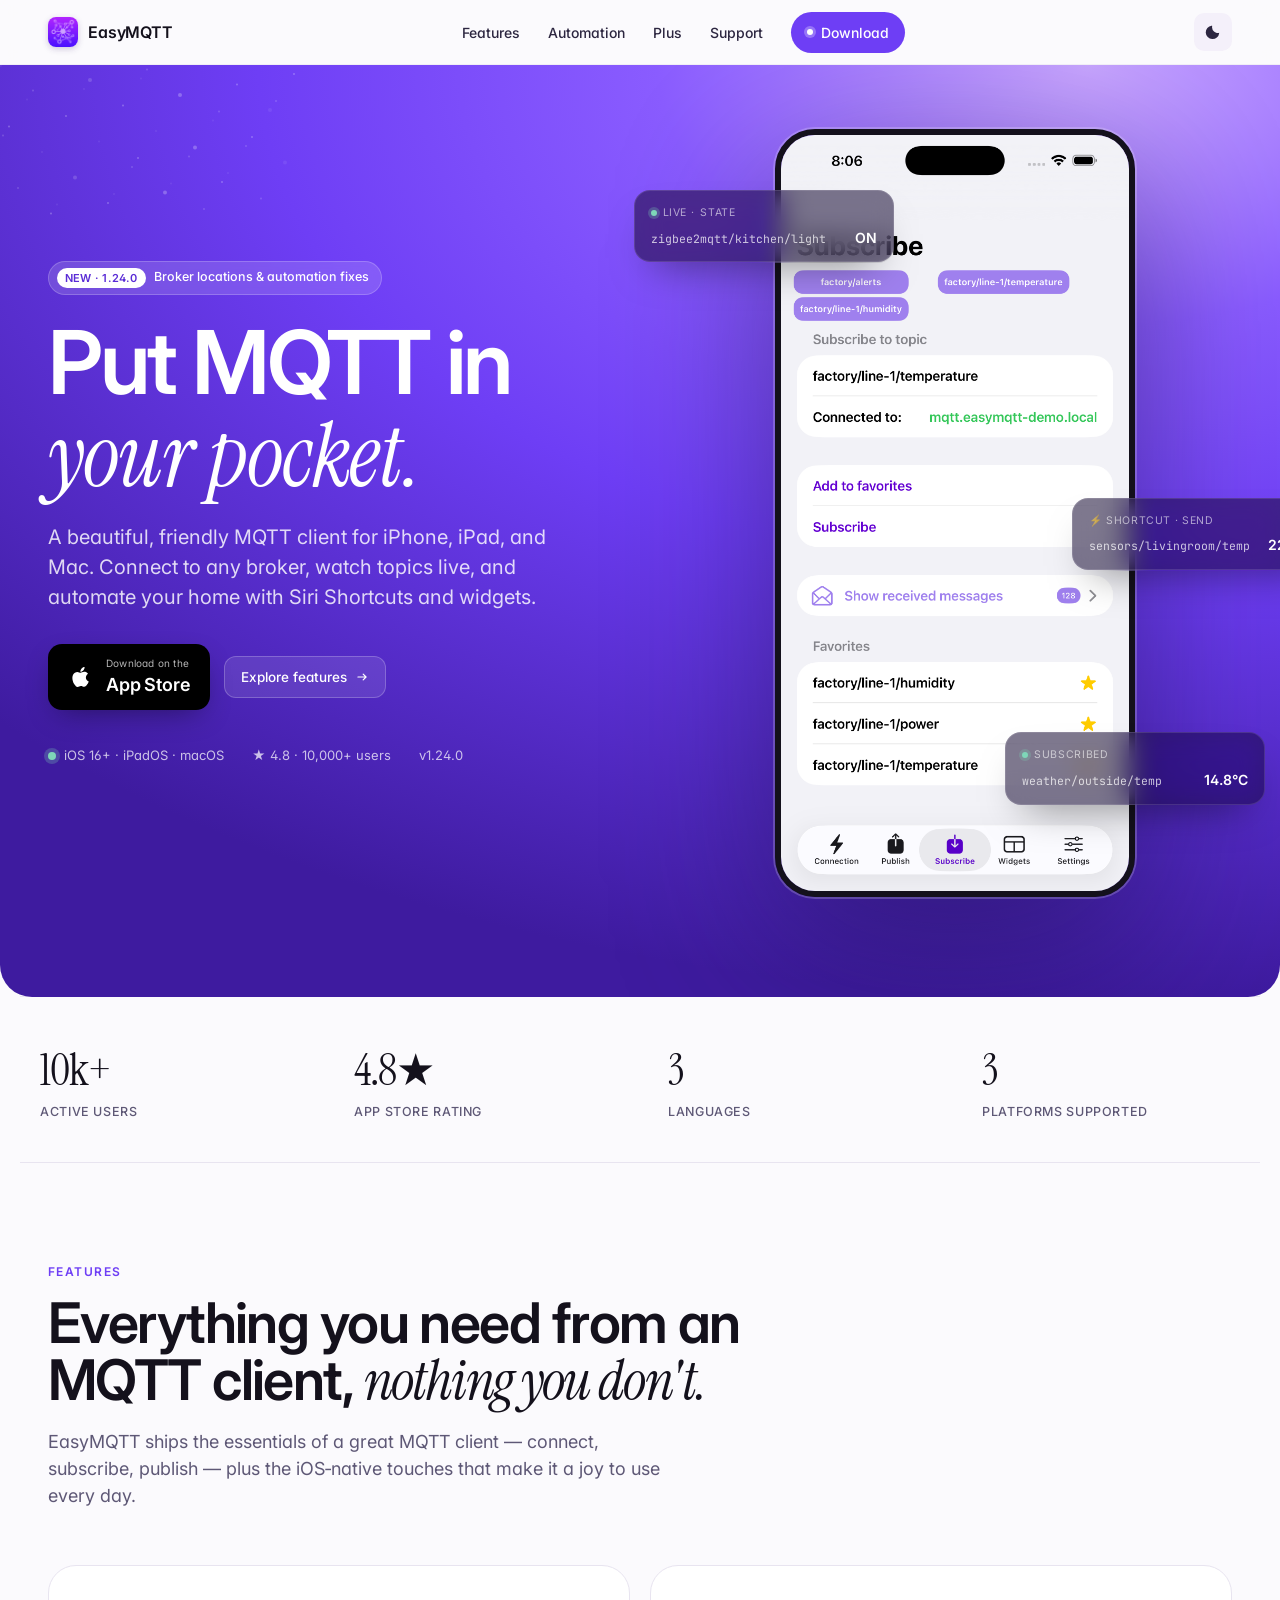
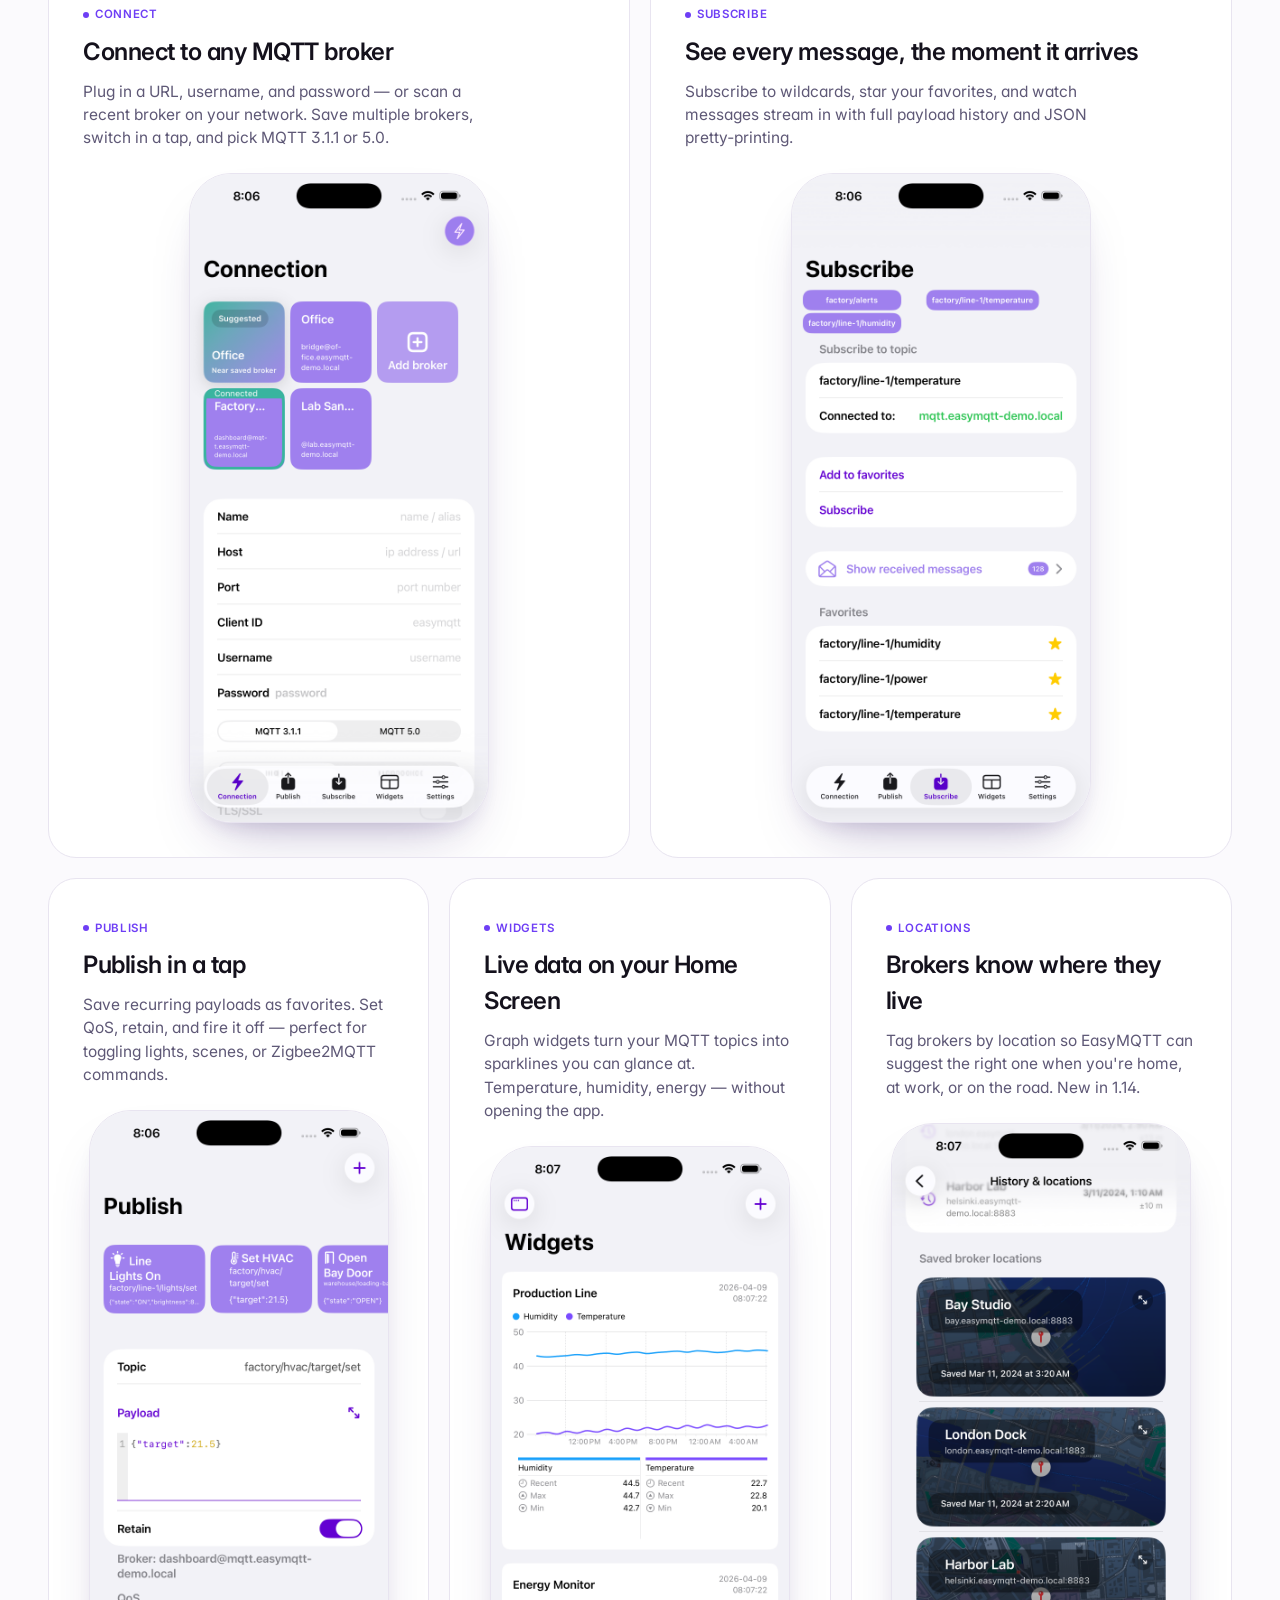
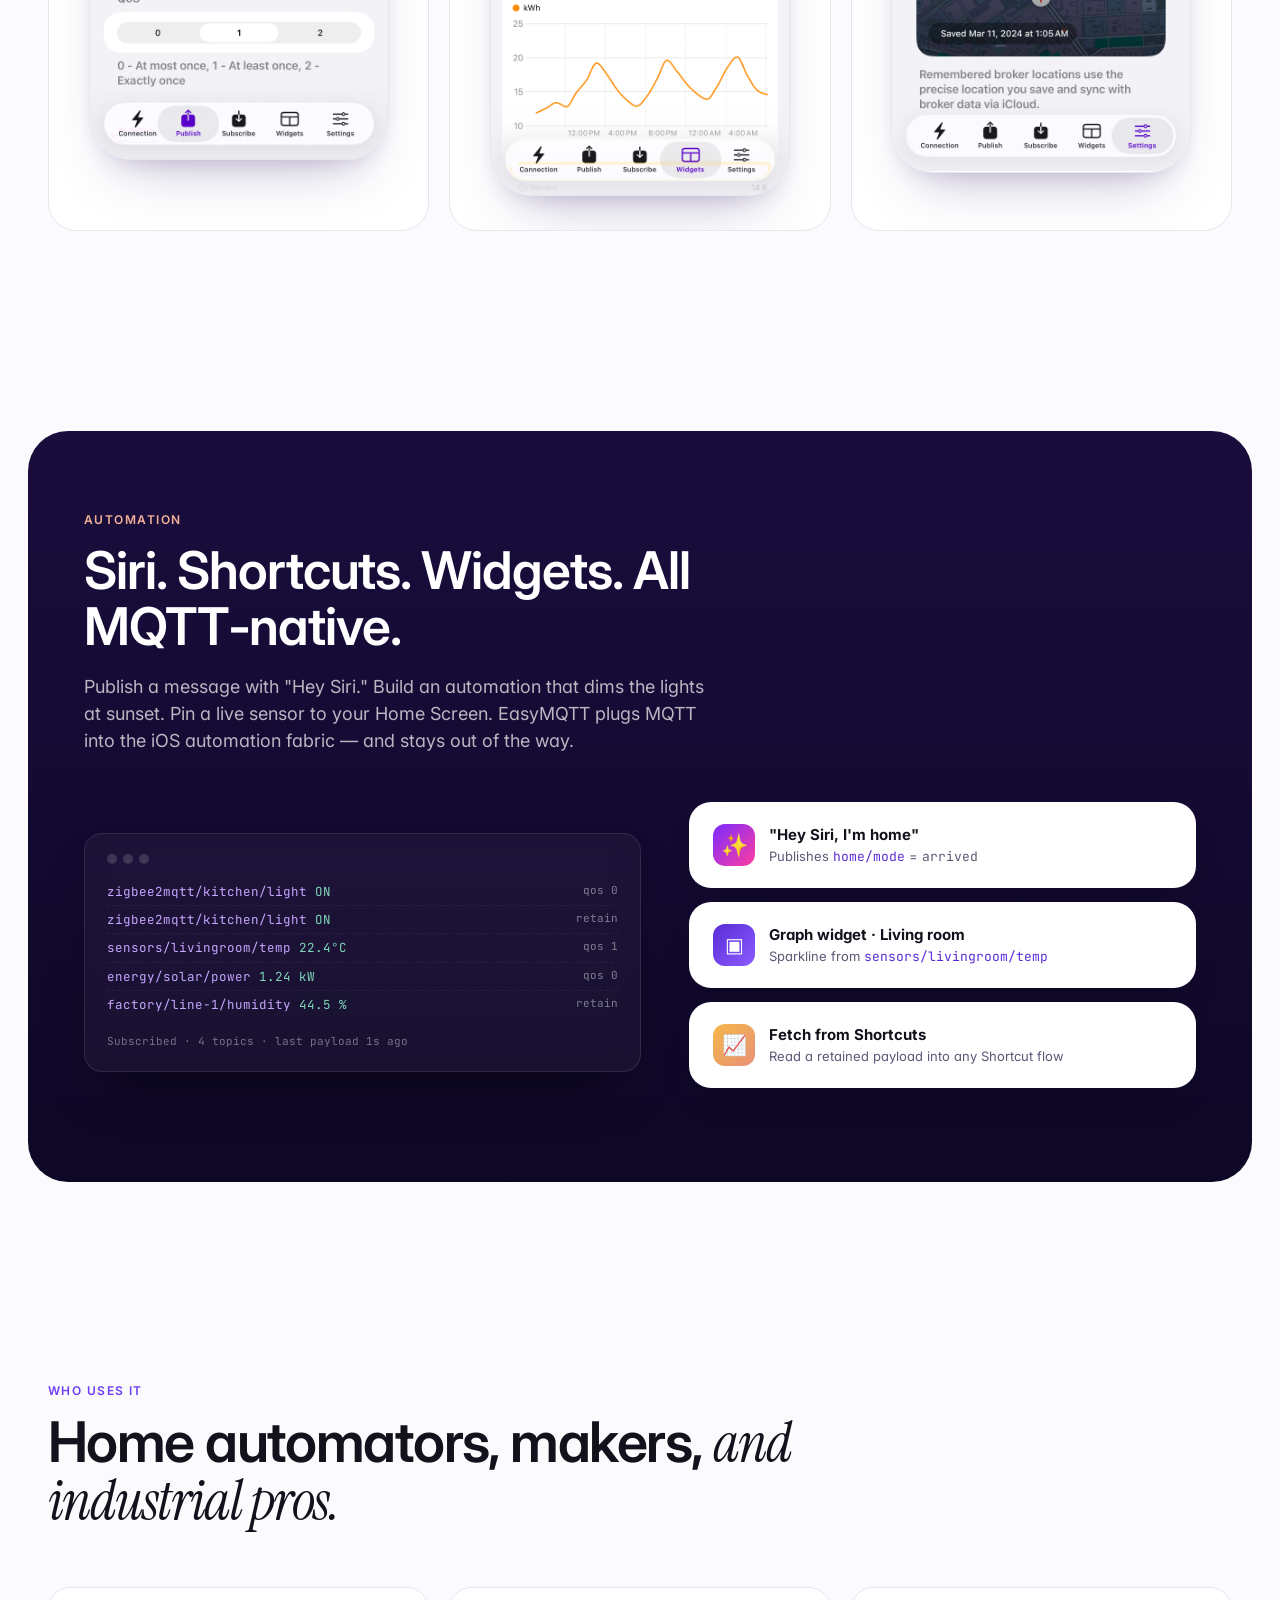
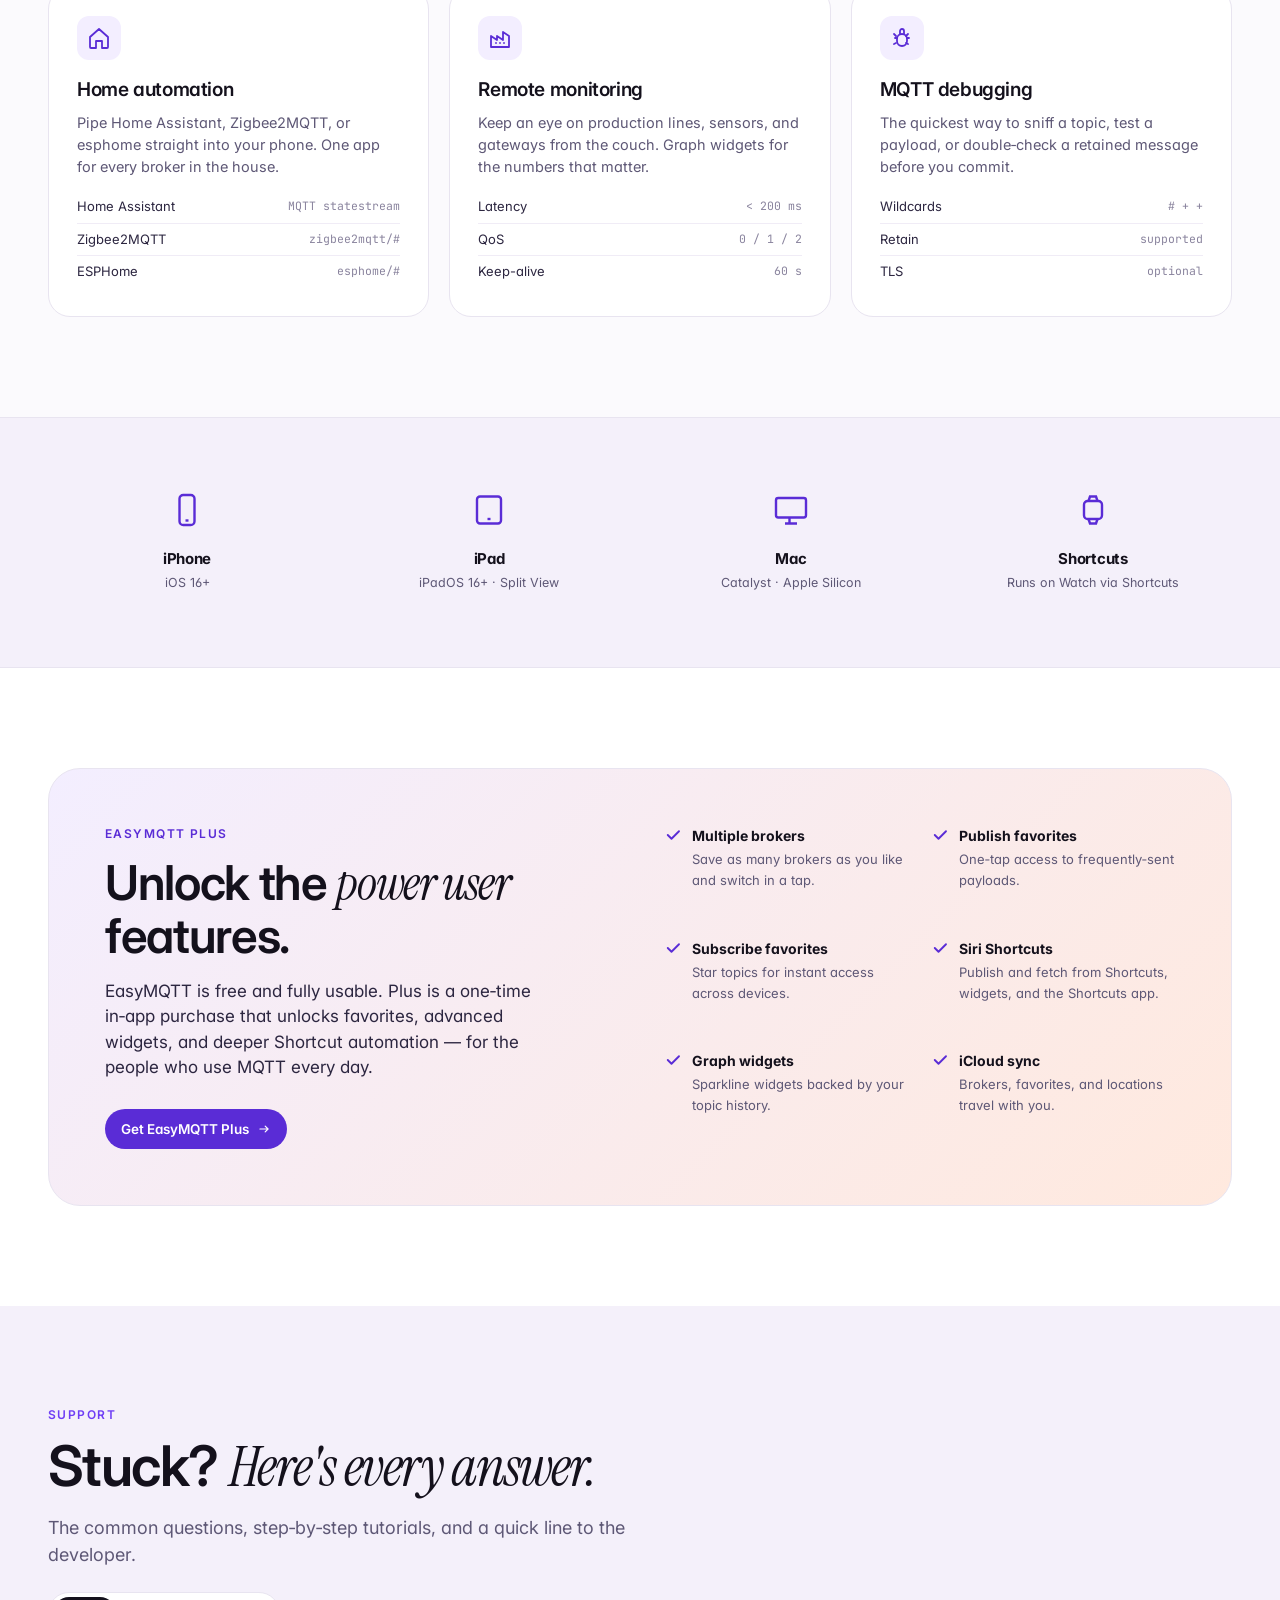
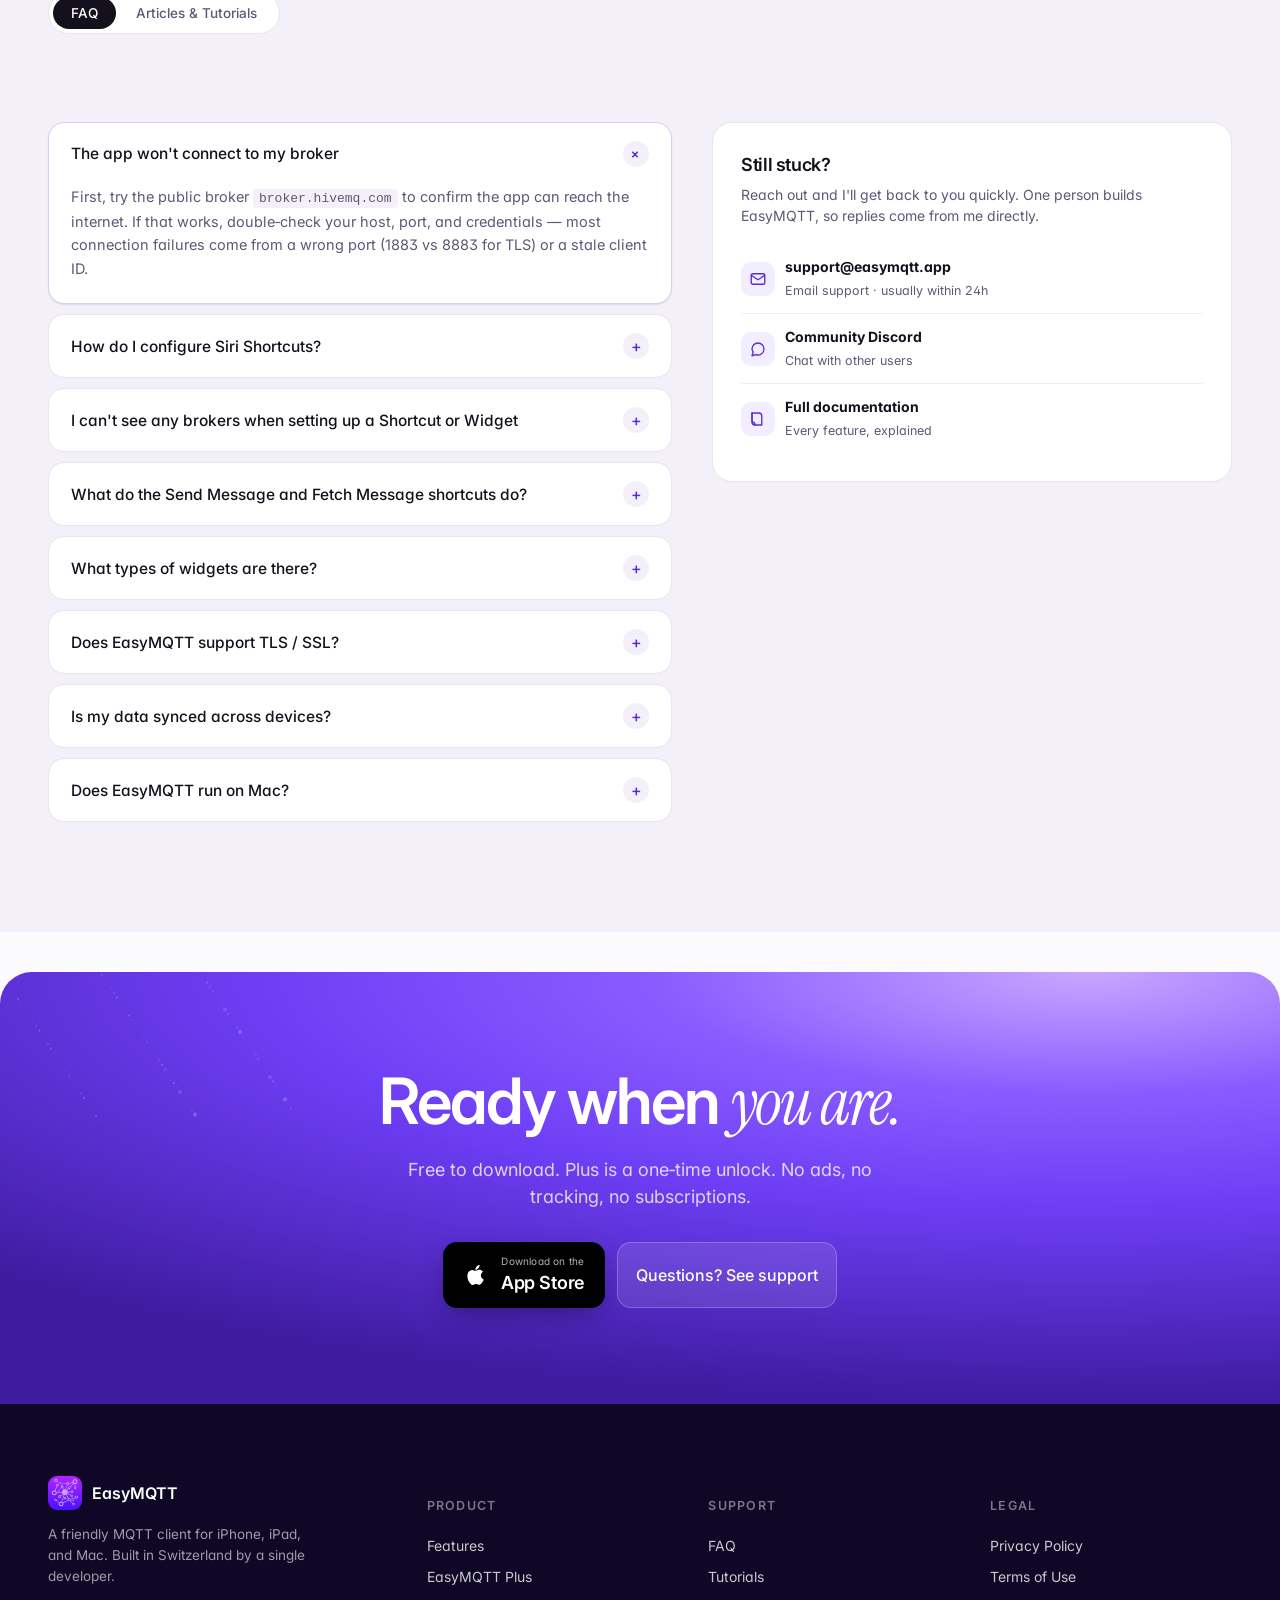
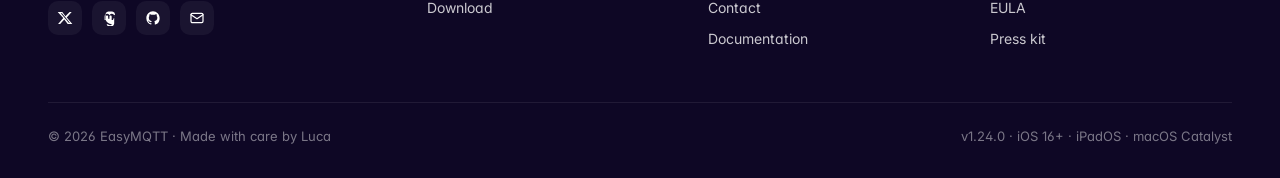
<file: EasyMQTT.html>
<!doctype html>
<html lang="en">
<head>
<meta charset="utf-8"/>
<meta name="viewport" content="width=device-width,initial-scale=1"/>
<title>EasyMQTT — Beautiful MQTT client for iPhone, iPad & Mac</title>
<meta name="description" content="EasyMQTT is a friendly, full-featured MQTT client for iOS and macOS. Connect to any broker, subscribe to live topics, publish favorites, and automate with Siri Shortcuts and widgets."/>
<meta name="keywords" content="MQTT, MQTT client, iOS MQTT, Home Assistant, Zigbee2MQTT, Siri Shortcuts, MQTT iPhone, MQTT iPad, MQTT Mac, home automation"/>
<meta name="theme-color" content="#6E3EF5"/>

<meta property="og:title" content="EasyMQTT — MQTT that feels like home"/>
<meta property="og:description" content="Connect to any MQTT broker, watch topics live, and automate your home with Siri Shortcuts and widgets."/>
<meta property="og:type" content="website"/>
<meta property="og:image" content="assets/icon-classic.png"/>
<meta name="twitter:card" content="summary_large_image"/>

<link rel="icon" type="image/png" href="assets/icon-classic.png"/>
<link rel="apple-touch-icon" href="assets/icon-classic.png"/>

<link rel="preconnect" href="https://fonts.googleapis.com"/>
<link rel="preconnect" href="https://fonts.gstatic.com" crossorigin/>
<link href="https://fonts.googleapis.com/css2?family=Inter:wght@400;500;600;700&family=Instrument+Serif:ital@0;1&family=JetBrains+Mono:wght@400;500&display=swap" rel="stylesheet"/>

<link rel="stylesheet" href="styles.css"/>

<script>
  (function(){
    try {
      var saved = localStorage.getItem('emqtt-theme');
      var theme = (saved === 'light' || saved === 'dark')
        ? saved
        : (window.matchMedia && window.matchMedia('(prefers-color-scheme: dark)').matches ? 'dark' : 'light');
      document.documentElement.setAttribute('data-theme', theme);
    } catch (e) {
      document.documentElement.setAttribute('data-theme', 'light');
    }
  })();
</script>

<script type="application/ld+json">
{
  "@context":"https://schema.org",
  "@type":"MobileApplication",
  "name":"EasyMQTT",
  "operatingSystem":"iOS, iPadOS, macOS",
  "applicationCategory":"UtilitiesApplication",
  "offers":{"@type":"Offer","price":"0","priceCurrency":"USD"},
  "aggregateRating":{"@type":"AggregateRating","ratingValue":"4.8","ratingCount":"500"}
}
</script>
</head>
<body>

<!-- NAV -->
<div class="nav">
  <div class="wrap nav-inner">
    <a href="#top" class="brand">
      <img src="assets/icon-classic.png" alt="EasyMQTT"/>
      <span>EasyMQTT</span>
    </a>
    <div class="nav-links" data-nav-links>
      <a href="#features">Features</a>
      <a href="#automation">Automation</a>
      <a href="#plus">Plus</a>
      <a href="#support">Support</a>
      <a href="https://apps.apple.com/app/easymqtt/id1523099606" class="nav-cta">
        <span class="dot"></span>
        Download
      </a>
    </div>
    <div class="nav-actions">
      <button class="theme-toggle" data-theme-toggle aria-label="Switch theme" title="Switch theme">
        <svg data-icon-sun viewBox="0 0 24 24" fill="none" stroke="currentColor" stroke-width="2" stroke-linecap="round" stroke-linejoin="round"><circle cx="12" cy="12" r="4"/><path d="M12 2v2M12 20v2M4.93 4.93l1.41 1.41M17.66 17.66l1.41 1.41M2 12h2M20 12h2M4.93 19.07l1.41-1.41M17.66 6.34l1.41-1.41"/></svg>
        <svg data-icon-moon viewBox="0 0 24 24" fill="currentColor"><path d="M20.742 13.045a8.088 8.088 0 01-2.077.271c-2.135 0-4.14-.83-5.646-2.336A8.026 8.026 0 0110.73 5.93a7.993 7.993 0 01.21-1.902A.5.5 0 0010.25 3.5a9 9 0 109.994 10.039.5.5 0 00-.502-.494z"/></svg>
      </button>
      <button class="mobile-toggle" data-mobile-toggle aria-label="menu">
        <svg data-icon-menu viewBox="0 0 24 24" fill="none" stroke="currentColor" stroke-width="2" stroke-linecap="round"><path d="M4 7h16M4 12h16M4 17h16"/></svg>
        <svg data-icon-close viewBox="0 0 24 24" fill="none" stroke="currentColor" stroke-width="2" stroke-linecap="round" style="display:none"><path d="M6 6l12 12M6 18L18 6"/></svg>
      </button>
    </div>
  </div>
</div>

<!-- HERO -->
<section class="hero" id="top" style="padding:64px 0 100px">
  <svg class="hero-stars" data-stars="40" xmlns="http://www.w3.org/2000/svg"></svg>
  <div class="wrap hero-grid">
    <div>
      <div class="eyebrow">
        <span class="pill">NEW · 1.24.0</span>
        Broker locations &amp; automation fixes
      </div>
      <h1>
        Put MQTT in<br/>
        <span class="serif">your pocket.</span>
      </h1>
      <p class="hero-sub">
        A beautiful, friendly MQTT client for iPhone, iPad, and Mac.
        Connect to any broker, watch topics live, and automate your home
        with Siri Shortcuts and widgets.
      </p>
      <div class="hero-ctas">
        <a href="https://apps.apple.com/app/easymqtt/id1523099606" class="btn-app-store">
          <svg viewBox="0 0 24 24" fill="currentColor"><path d="M16.5 12.5c0-2.3 1.9-3.4 2-3.5-1.1-1.6-2.8-1.8-3.4-1.8-1.4-.1-2.8.9-3.5.9-.7 0-1.8-.8-3-.8-1.5 0-3 .9-3.8 2.3-1.6 2.8-.4 7 1.2 9.3.8 1.1 1.7 2.4 2.9 2.3 1.2 0 1.6-.8 3-.8s1.8.7 3 .7c1.3 0 2.1-1.1 2.9-2.3.9-1.3 1.3-2.6 1.3-2.7-.1 0-2.6-1-2.6-3.6zM14.3 5.8c.6-.8 1.1-1.9 1-3-1 0-2.2.6-2.9 1.5-.6.7-1.1 1.9-1 2.9 1.1.1 2.2-.6 2.9-1.4z"/></svg>
          <span>
            <span class="small">Download on the</span>
            <span class="big">App Store</span>
          </span>
        </a>
        <a href="#features" class="btn-ghost btn-ghost-sm">Explore features <svg viewBox="0 0 24 24" fill="none" stroke="currentColor" stroke-width="2" stroke-linecap="round" stroke-linejoin="round"><path d="M5 12h14m-5-5l5 5-5 5"/></svg></a>
      </div>
      <div class="hero-meta">
        <span><span class="glowdot"></span> iOS 16+ · iPadOS · macOS</span>
        <span>★ 4.8 · 10,000+ users</span>
        <span>v1.24.0</span>
      </div>
    </div>

    <div class="hero-visual">
      <div class="phone-float">
        <img data-hero-screenshot src="assets/raw-iphone-subscribe.png" alt="EasyMQTT subscribe screen" style="border-radius:40px; border:6px solid #14111C; box-shadow:0 0 0 2px rgba(255,255,255,.2)"/>
      </div>
      <div class="ticker-card hero-float-1" data-ticker="1">
        <div class="t-label"><span class="live"></span> Live · <span data-ticker-label></span></div>
        <div class="t-row">
          <span class="t-topic" data-ticker-topic></span>
          <span class="t-val" data-ticker-val></span>
        </div>
      </div>
      <div class="ticker-card hero-float-2" data-ticker="2">
        <div class="t-label"><span class="live"></span> Subscribed</div>
        <div class="t-row">
          <span class="t-topic" data-ticker-topic></span>
          <span class="t-val" data-ticker-val></span>
        </div>
      </div>
      <div class="ticker-card hero-float-3" data-ticker="3">
        <div class="t-label">⚡ Shortcut · Send</div>
        <div class="t-row">
          <span class="t-topic" data-ticker-topic></span>
          <span class="t-val" data-ticker-val></span>
        </div>
      </div>
    </div>
  </div>
</section>

<!-- STATS -->
<div class="stats wrap" style="max-width:1240px">
  <div class="stat">
    <div class="num">10k+</div>
    <div class="lbl">Active users</div>
  </div>
  <div class="stat">
    <div class="num">4.8★</div>
    <div class="lbl">App Store rating</div>
  </div>
  <div class="stat">
    <div class="num">3</div>
    <div class="lbl">Languages</div>
  </div>
  <div class="stat">
    <div class="num">3</div>
    <div class="lbl">Platforms supported</div>
  </div>
</div>

<!-- FEATURES -->
<section id="features" class="features">
  <div class="wrap">
    <div class="section-head">
      <div class="section-kicker">Features</div>
      <h2 class="section-title">
        Everything you need from an MQTT client, <span class="serif">nothing you don't.</span>
      </h2>
      <p class="section-lede">
        EasyMQTT ships the essentials of a great MQTT client — connect, subscribe, publish —
        plus the iOS‑native touches that make it a joy to use every day.
      </p>
    </div>
    <div class="feat-grid">
      <div class="feat" style="grid-column:span 6">
        <div class="tag"><span class="dot"></span>Connect</div>
        <h3>Connect to any MQTT broker</h3>
        <p>Plug in a URL, username, and password — or scan a recent broker on your network. Save multiple brokers, switch in a tap, and pick MQTT 3.1.1 or 5.0.</p>
        <div class="feat-visual">
          <div class="feat-phone">
            <img data-feat-shot="assets/raw-iphone-connect.png" src="assets/raw-iphone-connect.png" alt="Connect to any MQTT broker"/>
          </div>
        </div>
      </div>
      <div class="feat" style="grid-column:span 6">
        <div class="tag"><span class="dot"></span>Subscribe</div>
        <h3>See every message, the moment it arrives</h3>
        <p>Subscribe to wildcards, star your favorites, and watch messages stream in with full payload history and JSON pretty‑printing.</p>
        <div class="feat-visual">
          <div class="feat-phone">
            <img data-feat-shot="assets/raw-iphone-subscribe.png" src="assets/raw-iphone-subscribe.png" alt="See every message, the moment it arrives"/>
          </div>
        </div>
      </div>
      <div class="feat third" style="grid-column:span 4">
        <div class="tag"><span class="dot"></span>Publish</div>
        <h3>Publish in a tap</h3>
        <p>Save recurring payloads as favorites. Set QoS, retain, and fire it off — perfect for toggling lights, scenes, or Zigbee2MQTT commands.</p>
        <div class="feat-visual">
          <div class="feat-phone">
            <img data-feat-shot="assets/raw-iphone-publish.png" src="assets/raw-iphone-publish.png" alt="Publish in a tap"/>
          </div>
        </div>
      </div>
      <div class="feat third" style="grid-column:span 4">
        <div class="tag"><span class="dot"></span>Widgets</div>
        <h3>Live data on your Home Screen</h3>
        <p>Graph widgets turn your MQTT topics into sparklines you can glance at. Temperature, humidity, energy — without opening the app.</p>
        <div class="feat-visual">
          <div class="feat-phone">
            <img data-feat-shot="assets/raw-iphone-widgets.png" src="assets/raw-iphone-widgets.png" alt="Live data on your Home Screen"/>
          </div>
        </div>
      </div>
      <div class="feat third" style="grid-column:span 4">
        <div class="tag"><span class="dot"></span>Locations</div>
        <h3>Brokers know where they live</h3>
        <p>Tag brokers by location so EasyMQTT can suggest the right one when you're home, at work, or on the road. New in 1.14.</p>
        <div class="feat-visual">
          <div class="feat-phone">
            <img data-feat-shot="assets/raw-iphone-locations.png" src="assets/raw-iphone-locations.png" alt="Brokers know where they live"/>
          </div>
        </div>
      </div>
    </div>
  </div>
</section>

<!-- AUTOMATION SPOTLIGHT -->
<section id="automation">
  <div class="spotlight">
    <div class="wrap" style="padding:0; max-width:1160px">
      <div style="max-width:680px">
        <div class="section-kicker">Automation</div>
        <h2>
          Siri. Shortcuts. Widgets. <span class="serif">All MQTT‑native.</span>
        </h2>
        <p class="section-lede">
          Publish a message with "Hey Siri." Build an automation that dims the lights at sunset.
          Pin a live sensor to your Home Screen. EasyMQTT plugs MQTT into the iOS
          automation fabric — and stays out of the way.
        </p>
      </div>
      <div class="spot-grid">
        <div class="terminal" data-terminal>
          <div class="t-head"><span></span><span></span><span></span></div>
          <div data-terminal-lines></div>
          <div style="margin-top:14px; font-size:11px; color:rgba(255,255,255,.4)" data-terminal-footer>
            Subscribed · 4 topics · last payload 1s ago
          </div>
        </div>
        <div>
          <div class="shortcut-card">
            <div class="ico siri"><span style="font-size:22px">✨</span></div>
            <div>
              <strong>"Hey Siri, I'm home"</strong>
              <div class="sub">Publishes <span class="mono" style="color:var(--purple-700)">home/mode</span> = <span class="mono">arrived</span></div>
            </div>
          </div>
          <div class="shortcut-card">
            <div class="ico widget"><span style="font-size:20px">▣</span></div>
            <div>
              <strong>Graph widget · Living room</strong>
              <div class="sub">Sparkline from <span class="mono" style="color:var(--purple-700)">sensors/livingroom/temp</span></div>
            </div>
          </div>
          <div class="shortcut-card">
            <div class="ico graph"><span style="font-size:20px">📈</span></div>
            <div>
              <strong>Fetch from Shortcuts</strong>
              <div class="sub">Read a retained payload into any Shortcut flow</div>
            </div>
          </div>
        </div>
      </div>
    </div>
  </div>
</section>

<!-- USE CASES -->
<section id="usecases" class="usecases">
  <div class="wrap">
    <div class="section-head">
      <div class="section-kicker">Who uses it</div>
      <h2 class="section-title">
        Home automators, makers, <span class="serif">and industrial pros.</span>
      </h2>
    </div>
    <div class="case-grid">
      <div class="case">
        <div class="ico">
          <svg viewBox="0 0 24 24" fill="none" stroke="currentColor" stroke-width="1.8" stroke-linecap="round" stroke-linejoin="round" width="24" height="24"><path d="M3 11l9-8 9 8v10a1 1 0 01-1 1h-5v-7h-6v7H4a1 1 0 01-1-1z"/></svg>
        </div>
        <h3>Home automation</h3>
        <p>Pipe Home Assistant, Zigbee2MQTT, or esphome straight into your phone. One app for every broker in the house.</p>
        <ul>
          <li><span>Home Assistant</span><span>MQTT statestream</span></li>
          <li><span>Zigbee2MQTT</span><span>zigbee2mqtt/#</span></li>
          <li><span>ESPHome</span><span>esphome/#</span></li>
        </ul>
      </div>
      <div class="case">
        <div class="ico">
          <svg viewBox="0 0 24 24" fill="none" stroke="currentColor" stroke-width="1.8" stroke-linecap="round" stroke-linejoin="round" width="24" height="24"><path d="M3 21V10l6 4V10l6 4V6l6 4v11z"/><path d="M8 17h.01M12 17h.01M16 17h.01"/></svg>
        </div>
        <h3>Remote monitoring</h3>
        <p>Keep an eye on production lines, sensors, and gateways from the couch. Graph widgets for the numbers that matter.</p>
        <ul>
          <li><span>Latency</span><span>&lt; 200 ms</span></li>
          <li><span>QoS</span><span>0 / 1 / 2</span></li>
          <li><span>Keep-alive</span><span>60 s</span></li>
        </ul>
      </div>
      <div class="case">
        <div class="ico">
          <svg viewBox="0 0 24 24" fill="none" stroke="currentColor" stroke-width="1.8" stroke-linecap="round" stroke-linejoin="round" width="24" height="24"><rect x="7" y="8" width="10" height="12" rx="5"/><path d="M10 8V5a2 2 0 014 0v3M5 12h2m10 0h2M4 8l2 2m12-2l-2 2M4 18l2-1m12 1l-2-1"/></svg>
        </div>
        <h3>MQTT debugging</h3>
        <p>The quickest way to sniff a topic, test a payload, or double‑check a retained message before you commit.</p>
        <ul>
          <li><span>Wildcards</span><span># + +</span></li>
          <li><span>Retain</span><span>supported</span></li>
          <li><span>TLS</span><span>optional</span></li>
        </ul>
      </div>
    </div>
  </div>
</section>

<!-- PLATFORMS -->
<section class="platforms" style="padding:56px 0">
  <div class="wrap">
    <div class="row">
      <div class="p">
        <svg viewBox="0 0 24 24" fill="none" stroke="currentColor" stroke-width="1.6"><rect x="7" y="2" width="10" height="20" rx="2.5"/><path d="M11 19h2"/></svg>
        <h4>iPhone</h4><p>iOS 16+</p>
      </div>
      <div class="p">
        <svg viewBox="0 0 24 24" fill="none" stroke="currentColor" stroke-width="1.6"><rect x="4" y="3" width="16" height="18" rx="2"/><path d="M11 18h2"/></svg>
        <h4>iPad</h4><p>iPadOS 16+ · Split View</p>
      </div>
      <div class="p">
        <svg viewBox="0 0 24 24" fill="none" stroke="currentColor" stroke-width="1.6"><rect x="2" y="4" width="20" height="13" rx="1.5"/><path d="M8 21h8m-5-4v4m-2 0h6"/></svg>
        <h4>Mac</h4><p>Catalyst · Apple Silicon</p>
      </div>
      <div class="p">
        <svg viewBox="0 0 24 24" fill="none" stroke="currentColor" stroke-width="1.6"><rect x="6" y="6" width="12" height="12" rx="2.5"/><path d="M9 6l1-3h4l1 3M9 18l1 3h4l1-3"/></svg>
        <h4>Shortcuts</h4><p>Runs on Watch via Shortcuts</p>
      </div>
    </div>
  </div>
</section>

<!-- PLUS -->
<section id="plus" class="plus">
  <div class="wrap">
    <div class="plus-card">
      <div>
        <div class="section-kicker" style="color:var(--purple-700)">EasyMQTT Plus</div>
        <h2>Unlock the <span class="serif">power user</span> features.</h2>
        <p class="sub">
          EasyMQTT is free and fully usable. Plus is a one‑time in‑app purchase
          that unlocks favorites, advanced widgets, and deeper Shortcut automation —
          for the people who use MQTT every day.
        </p>
        <a href="https://apps.apple.com/app/easymqtt/id1523099606" class="nav-cta" style="background:var(--purple-700)">
          Get EasyMQTT Plus <span class="arrow-sm"><svg viewBox="0 0 24 24" fill="none" stroke="currentColor" stroke-width="2" stroke-linecap="round" stroke-linejoin="round"><path d="M5 12h14m-5-5l5 5-5 5"/></svg></span>
        </a>
      </div>
      <div class="plus-list">
        <div class="item">
          <svg viewBox="0 0 24 24" fill="none" stroke="currentColor" stroke-width="2.5" stroke-linecap="round" stroke-linejoin="round"><path d="M5 12l5 5L20 7"/></svg>
          <div>
            <strong>Multiple brokers</strong>
            <span>Save as many brokers as you like and switch in a tap.</span>
          </div>
        </div>
        <div class="item">
          <svg viewBox="0 0 24 24" fill="none" stroke="currentColor" stroke-width="2.5" stroke-linecap="round" stroke-linejoin="round"><path d="M5 12l5 5L20 7"/></svg>
          <div>
            <strong>Publish favorites</strong>
            <span>One‑tap access to frequently‑sent payloads.</span>
          </div>
        </div>
        <div class="item">
          <svg viewBox="0 0 24 24" fill="none" stroke="currentColor" stroke-width="2.5" stroke-linecap="round" stroke-linejoin="round"><path d="M5 12l5 5L20 7"/></svg>
          <div>
            <strong>Subscribe favorites</strong>
            <span>Star topics for instant access across devices.</span>
          </div>
        </div>
        <div class="item">
          <svg viewBox="0 0 24 24" fill="none" stroke="currentColor" stroke-width="2.5" stroke-linecap="round" stroke-linejoin="round"><path d="M5 12l5 5L20 7"/></svg>
          <div>
            <strong>Siri Shortcuts</strong>
            <span>Publish and fetch from Shortcuts, widgets, and the Shortcuts app.</span>
          </div>
        </div>
        <div class="item">
          <svg viewBox="0 0 24 24" fill="none" stroke="currentColor" stroke-width="2.5" stroke-linecap="round" stroke-linejoin="round"><path d="M5 12l5 5L20 7"/></svg>
          <div>
            <strong>Graph widgets</strong>
            <span>Sparkline widgets backed by your topic history.</span>
          </div>
        </div>
        <div class="item">
          <svg viewBox="0 0 24 24" fill="none" stroke="currentColor" stroke-width="2.5" stroke-linecap="round" stroke-linejoin="round"><path d="M5 12l5 5L20 7"/></svg>
          <div>
            <strong>iCloud sync</strong>
            <span>Brokers, favorites, and locations travel with you.</span>
          </div>
        </div>
      </div>
    </div>
  </div>
</section>

<!-- SUPPORT -->
<section id="support" class="support">
  <div class="wrap">
    <div class="section-head">
      <div class="section-kicker">Support</div>
      <h2 class="section-title">
        Stuck? <span class="serif">Here's every answer.</span>
      </h2>
      <p class="section-lede">
        The common questions, step‑by‑step tutorials, and a quick line to the developer.
      </p>
      <div style="margin-top:24px">
        <div class="support-tabs" data-tabs>
          <button class="active" data-tab="faq">FAQ</button>
          <button data-tab="articles">Articles &amp; Tutorials</button>
        </div>
      </div>
    </div>
    <div class="support-grid">
      <div>
        <div data-tab-panel="faq">
          <details class="faq-item" open>
            <summary><span>The app won't connect to my broker</span><span class="plus">+</span></summary>
            <div class="body">First, try the public broker <code>broker.hivemq.com</code> to confirm the app can reach the internet. If that works, double‑check your host, port, and credentials — most connection failures come from a wrong port (1883 vs 8883 for TLS) or a stale client ID.</div>
          </details>
          <details class="faq-item">
            <summary><span>How do I configure Siri Shortcuts?</span><span class="plus">+</span></summary>
            <div class="body">Open the Shortcuts app, tap +, and search for <strong>EasyMQTT</strong>. You'll see actions for <strong>Send Message</strong> and <strong>Fetch Message</strong>. Pick a broker, type a topic, and either hardcode a payload or use a previous action's output.</div>
          </details>
          <details class="faq-item">
            <summary><span>I can't see any brokers when setting up a Shortcut or Widget</span><span class="plus">+</span></summary>
            <div class="body">Make sure the broker is saved in the app — either via <strong>Add to favorites</strong> on the Connect screen, or under <strong>Settings → Brokers</strong>. Give it a name and save. The broker should now appear in the Shortcuts and Widgets pickers.</div>
          </details>
          <details class="faq-item">
            <summary><span>What do the Send Message and Fetch Message shortcuts do?</span><span class="plus">+</span></summary>
            <div class="body"><strong>Send Message</strong> publishes a payload to a topic on a broker — with optional retain and QoS. <strong>Fetch Message</strong> subscribes to a topic and returns the most recent retained message, handy for reading state into other Shortcut actions.</div>
          </details>
          <details class="faq-item">
            <summary><span>What types of widgets are there?</span><span class="plus">+</span></summary>
            <div class="body">Three kinds: <strong>Single value</strong> (one topic, one number), <strong>Dual value</strong> (two topics side‑by‑side), and <strong>Graph widget</strong> (a sparkline from a topic's history). All refresh in the background every few minutes.</div>
          </details>
          <details class="faq-item">
            <summary><span>Does EasyMQTT support TLS / SSL?</span><span class="plus">+</span></summary>
            <div class="body">Yes — tick the TLS/SSL toggle on the Connect screen. EasyMQTT uses the system trust store; self‑signed certs aren't supported yet.</div>
          </details>
          <details class="faq-item">
            <summary><span>Is my data synced across devices?</span><span class="plus">+</span></summary>
            <div class="body">Brokers, favorites, and locations sync via iCloud if you're signed in. Messages are kept locally — they never leave your device.</div>
          </details>
          <details class="faq-item">
            <summary><span>Does EasyMQTT run on Mac?</span><span class="plus">+</span></summary>
            <div class="body">Yes — the Mac Catalyst build is on the Mac App Store. Same UI, keyboard shortcuts, and menu bar integration for quick publishes.</div>
          </details>
        </div>
        <div data-tab-panel="articles" style="display:none">
          <a class="article-card" href="#">
            <div class="meta">Tutorial</div>
            <h4>Graphing Zigbee2MQTT sensors with widgets</h4>
            <p>Turn your z2m temperature and humidity readings into live sparklines on the Home Screen in five minutes.</p>
            <span class="read">Read article <svg viewBox="0 0 24 24" fill="none" stroke="currentColor" stroke-width="2" stroke-linecap="round" stroke-linejoin="round"><path d="M5 12h14m-5-5l5 5-5 5"/></svg></span>
          </a>
          <a class="article-card" href="#">
            <div class="meta">Guide</div>
            <h4>Home Assistant + EasyMQTT: a quick start</h4>
            <p>Point EasyMQTT at your HA broker, subscribe to statestream, and fire off Siri commands that toggle scenes.</p>
            <span class="read">Read article <svg viewBox="0 0 24 24" fill="none" stroke="currentColor" stroke-width="2" stroke-linecap="round" stroke-linejoin="round"><path d="M5 12h14m-5-5l5 5-5 5"/></svg></span>
          </a>
          <a class="article-card" href="#">
            <div class="meta">Tips</div>
            <h4>Five Siri Shortcuts we can't live without</h4>
            <p>From good‑morning routines to NFC stickers on the fridge — the Shortcuts our users keep asking about.</p>
            <span class="read">Read article <svg viewBox="0 0 24 24" fill="none" stroke="currentColor" stroke-width="2" stroke-linecap="round" stroke-linejoin="round"><path d="M5 12h14m-5-5l5 5-5 5"/></svg></span>
          </a>
          <a class="article-card" href="#">
            <div class="meta">Reference</div>
            <h4>MQTT wildcards, explained with real topics</h4>
            <p>When to use <code>+</code> versus <code>#</code>, and the gotchas that bite everyone their first week.</p>
            <span class="read">Read article <svg viewBox="0 0 24 24" fill="none" stroke="currentColor" stroke-width="2" stroke-linecap="round" stroke-linejoin="round"><path d="M5 12h14m-5-5l5 5-5 5"/></svg></span>
          </a>
        </div>
      </div>
      <div class="support-side">
        <h3>Still stuck?</h3>
        <p>Reach out and I'll get back to you quickly. One person builds EasyMQTT, so replies come from me directly.</p>
        <a href="mailto:support@easymqtt.app" class="row">
          <div class="ico">
            <svg viewBox="0 0 24 24" fill="none" stroke="currentColor" stroke-width="1.8" stroke-linecap="round" stroke-linejoin="round" width="18" height="18"><rect x="3" y="5" width="18" height="14" rx="2"/><path d="M3 7l9 6 9-6"/></svg>
          </div>
          <div>
            <strong>support@easymqtt.app</strong>
            <small>Email support · usually within 24h</small>
          </div>
        </a>
        <a href="#" class="row">
          <div class="ico">
            <svg viewBox="0 0 24 24" fill="none" stroke="currentColor" stroke-width="1.8" stroke-linecap="round" stroke-linejoin="round" width="18" height="18"><path d="M4 12a8 8 0 1116 0 8 8 0 01-11 7.4L4 21l1.6-5A8 8 0 014 12z"/></svg>
          </div>
          <div>
            <strong>Community Discord</strong>
            <small>Chat with other users</small>
          </div>
        </a>
        <a href="#" class="row">
          <div class="ico">
            <svg viewBox="0 0 24 24" fill="none" stroke="currentColor" stroke-width="1.8" stroke-linecap="round" stroke-linejoin="round" width="18" height="18"><path d="M4 4h9a4 4 0 014 4v12H8a4 4 0 01-4-4z"/><path d="M4 4v12a4 4 0 014 4"/></svg>
          </div>
          <div>
            <strong>Full documentation</strong>
            <small>Every feature, explained</small>
          </div>
        </a>
      </div>
    </div>
  </div>
</section>

<!-- FINAL CTA -->
<section class="final-cta">
  <svg class="hero-stars" data-stars="50" data-stars-alt xmlns="http://www.w3.org/2000/svg" style="position:absolute;inset:0;opacity:.3;mix-blend-mode:screen"></svg>
  <div class="wrap" style="position:relative">
    <h2>
      Ready when <span class="serif">you are.</span>
    </h2>
    <p>Free to download. Plus is a one‑time unlock. No ads, no tracking, no subscriptions.</p>
    <div class="ctas">
      <a href="https://apps.apple.com/app/easymqtt/id1523099606" class="btn-app-store">
        <svg viewBox="0 0 24 24" fill="currentColor"><path d="M16.5 12.5c0-2.3 1.9-3.4 2-3.5-1.1-1.6-2.8-1.8-3.4-1.8-1.4-.1-2.8.9-3.5.9-.7 0-1.8-.8-3-.8-1.5 0-3 .9-3.8 2.3-1.6 2.8-.4 7 1.2 9.3.8 1.1 1.7 2.4 2.9 2.3 1.2 0 1.6-.8 3-.8s1.8.7 3 .7c1.3 0 2.1-1.1 2.9-2.3.9-1.3 1.3-2.6 1.3-2.7-.1 0-2.6-1-2.6-3.6zM14.3 5.8c.6-.8 1.1-1.9 1-3-1 0-2.2.6-2.9 1.5-.6.7-1.1 1.9-1 2.9 1.1.1 2.2-.6 2.9-1.4z"/></svg>
        <span>
          <span class="small">Download on the</span>
          <span class="big">App Store</span>
        </span>
      </a>
      <a href="#support" class="btn-ghost">Questions? See support</a>
    </div>
  </div>
</section>

<!-- FOOTER -->
<footer>
  <div class="wrap">
    <div class="foot-grid">
      <div>
        <div class="foot-brand">
          <img src="assets/icon-classic.png" alt=""/>
          <span>EasyMQTT</span>
        </div>
        <p class="foot-tag">A friendly MQTT client for iPhone, iPad, and Mac. Built in Switzerland by a single developer.</p>
        <div class="socials">
          <a href="#" aria-label="X"><svg viewBox="0 0 24 24" fill="currentColor"><path d="M18.9 3H22l-7.3 8.4L23 21h-6.9l-5.2-6.8L4.7 21H1.6l7.8-9L1 3h7l4.7 6.2L18.9 3zm-1.2 16.2h1.7L7.4 4.7H5.6l12.1 14.5z"/></svg></a>
          <a href="#" aria-label="Mastodon"><svg viewBox="0 0 24 24" fill="currentColor"><path d="M21 7.5c0-3.4-2.2-4.4-2.2-4.4-1.1-.5-3-.7-4.9-.7h0c-2 0-3.8.2-4.9.7 0 0-2.2 1-2.2 4.4v5.4c0 3.3 2 6.6 6.2 7.7 1.3.3 2.5.4 3.2.4-.1.8-.8 1.6-2.3 1.7-1.9.2-3.2-.8-3.4-1.4h-2c.2 1.9 2.1 3.7 5.3 3.7 3.5 0 6-2 6-5V7.5zm-3 7.6h-2v-5c0-1.3-.5-1.9-1.6-1.9s-1.7.7-1.7 2V13h-2V10.2c0-1.3-.6-2-1.7-2s-1.6.6-1.6 1.9v5h-2V10c0-1.3.4-2.4 1-3.2.8-.7 1.7-1.1 2.8-1.1 1.3 0 2.3.5 3 1.5l.5 1 .5-1c.7-1 1.7-1.5 3-1.5 1.2 0 2.1.4 2.8 1.1.7.8 1 1.9 1 3.2z"/></svg></a>
          <a href="#" aria-label="GitHub"><svg viewBox="0 0 24 24" fill="currentColor"><path d="M12 2C6.5 2 2 6.6 2 12.2c0 4.5 2.9 8.3 6.8 9.6.5.1.7-.2.7-.5v-1.7c-2.8.6-3.4-1.4-3.4-1.4-.5-1.2-1.1-1.5-1.1-1.5-.9-.6.1-.6.1-.6 1 .1 1.5 1.1 1.5 1.1.9 1.6 2.4 1.1 3 .9.1-.7.4-1.1.6-1.4-2.2-.3-4.5-1.1-4.5-5 0-1.1.4-2 1-2.7-.1-.3-.4-1.3.1-2.7 0 0 .8-.3 2.8 1a9.4 9.4 0 015 0c1.9-1.3 2.8-1 2.8-1 .5 1.4.2 2.4.1 2.7.6.7 1 1.6 1 2.7 0 3.9-2.3 4.7-4.5 5 .4.3.7.9.7 1.9v2.8c0 .3.2.6.7.5A10.1 10.1 0 0022 12.2C22 6.6 17.5 2 12 2z"/></svg></a>
          <a href="mailto:hello@easymqtt.app" aria-label="Mail"><svg viewBox="0 0 24 24" fill="none" stroke="currentColor" stroke-width="1.8" stroke-linecap="round" stroke-linejoin="round"><rect x="3" y="5" width="18" height="14" rx="2"/><path d="M3 7l9 6 9-6"/></svg></a>
        </div>
      </div>
      <div>
        <h5>Product</h5>
        <a href="#features">Features</a>
        <a href="#plus">EasyMQTT Plus</a>
        <a href="https://apps.apple.com/app/easymqtt/id1523099606">Download</a>
      </div>
      <div>
        <h5>Support</h5>
        <a href="#support">FAQ</a>
        <a href="#support">Tutorials</a>
        <a href="mailto:support@easymqtt.app">Contact</a>
        <a href="#">Documentation</a>
      </div>
      <div>
        <h5>Legal</h5>
        <a href="#">Privacy Policy</a>
        <a href="#">Terms of Use</a>
        <a href="#">EULA</a>
        <a href="#">Press kit</a>
      </div>
    </div>
    <div class="foot-bottom">
      <span>© 2026 EasyMQTT · Made with care by Luca</span>
      <span>v1.24.0 · iOS 16+ · iPadOS · macOS Catalyst</span>
    </div>
  </div>
</footer>

<!-- ARTICLE MODAL -->
<div id="article-modal" class="article-modal" hidden>
  <div class="article-modal-backdrop" data-modal-close></div>
  <div class="article-modal-card">
    <button class="article-modal-close" data-modal-close aria-label="Close article">
      <svg viewBox="0 0 24 24" fill="none" stroke="currentColor" stroke-width="2" stroke-linecap="round"><path d="M6 6l12 12M6 18L18 6"/></svg>
    </button>
    <div class="article-modal-body" id="article-modal-body"></div>
  </div>
</div>

<script>
(function(){
  'use strict';

  function escapeHtml(s){
    return String(s).replace(/&/g,'&amp;').replace(/</g,'&lt;').replace(/>/g,'&gt;');
  }
  function escapeAttr(s){ return String(s).replace(/"/g,'&quot;').replace(/'/g,'&#39;'); }

  var TICKER_MESSAGES = [
    {topic: "zigbee2mqtt/kitchen/light", value: "ON", label: "state"},
    {topic: "sensors/livingroom/temp", value: "22.4°C", label: "reading"},
    {topic: "energy/solar/power", value: "1.24 kW", label: "realtime"},
    {topic: "factory/line-1/humidity", value: "44.5 %", label: "humidity"},
    {topic: "zigbee2mqtt/office/motion", value: "occupied", label: "presence"},
    {topic: "weather/outside/temp", value: "14.8°C", label: "reading"},
    {topic: "home/garage/door", value: "closed", label: "state"},
    {topic: "solar/battery/level", value: "82 %", label: "battery"}
  ];

  // Star fields
  function renderStars(svg){
    var count = parseInt(svg.getAttribute('data-stars'), 10) || 40;
    var alt = svg.hasAttribute('data-stars-alt');
    var parts = [];
    for (var i = 0; i < count; i++){
      var cx = alt ? (i * 79) % 100 : (i * 73) % 100;
      var cy = alt ? (i * 37) % 100 : (i * 131) % 100;
      var r = (i % 5 === 0) ? 2 : 1;
      var opacity = ((i % 3) * 0.25) + 0.2;
      parts.push('<circle cx="' + cx + '%" cy="' + cy + '%" r="' + r + '" fill="white" opacity="' + opacity + '"/>');
    }
    svg.innerHTML = parts.join('');
  }
  document.querySelectorAll('[data-stars]').forEach(renderStars);

  // THEME
  var themeBtn = document.querySelector('[data-theme-toggle]');
  var sunIcon = themeBtn.querySelector('[data-icon-sun]');
  var moonIcon = themeBtn.querySelector('[data-icon-moon]');

  function applyTheme(theme){
    document.documentElement.setAttribute('data-theme', theme);
    try { localStorage.setItem('emqtt-theme', theme); } catch (e) {}
    sunIcon.style.display = theme === 'dark' ? '' : 'none';
    moonIcon.style.display = theme === 'dark' ? 'none' : '';
    var next = theme === 'dark' ? 'light' : 'dark';
    themeBtn.setAttribute('aria-label', 'Switch to ' + next + ' mode');
    themeBtn.setAttribute('title', 'Switch to ' + next + ' mode');
    updateScreenshots(theme);
  }

  function updateScreenshots(theme){
    var hero = document.querySelector('[data-hero-screenshot]');
    if (hero){
      hero.src = theme === 'dark' ? 'assets/raw-iphone-subscribe-dark.png' : 'assets/raw-iphone-subscribe.png';
    }
    document.querySelectorAll('[data-feat-shot]').forEach(function(img){
      var base = img.getAttribute('data-feat-shot');
      img.src = theme === 'dark' ? base.replace(/\.png$/, '-dark.png') : base;
    });
  }

  themeBtn.addEventListener('click', function(){
    var current = document.documentElement.getAttribute('data-theme') || 'light';
    applyTheme(current === 'dark' ? 'light' : 'dark');
  });
  applyTheme(document.documentElement.getAttribute('data-theme') || 'light');

  // MOBILE MENU
  var mobileBtn = document.querySelector('[data-mobile-toggle]');
  var navLinks = document.querySelector('[data-nav-links]');
  var menuIcon = mobileBtn.querySelector('[data-icon-menu]');
  var closeIcon = mobileBtn.querySelector('[data-icon-close]');
  function setMenuOpen(open){
    navLinks.classList.toggle('open', open);
    menuIcon.style.display = open ? 'none' : '';
    closeIcon.style.display = open ? '' : 'none';
  }
  mobileBtn.addEventListener('click', function(){
    setMenuOpen(!navLinks.classList.contains('open'));
  });
  navLinks.addEventListener('click', function(){ setMenuOpen(false); });

  // HERO TICKERS — match app.jsx useIndependentTicker behavior
  function mountTicker(cardIndex, intervalMs, initialOffset, extraOffset){
    var card = document.querySelector('[data-ticker="' + cardIndex + '"]');
    if (!card) return;
    var topicEl = card.querySelector('[data-ticker-topic]');
    var valEl = card.querySelector('[data-ticker-val]');
    var labelEl = card.querySelector('[data-ticker-label]');
    var idx = initialOffset;

    function render(){
      var m = TICKER_MESSAGES[(idx + extraOffset) % TICKER_MESSAGES.length];
      topicEl.textContent = m.topic;
      valEl.textContent = m.value;
      if (labelEl) labelEl.textContent = m.label;
    }
    render();

    var jitter = Math.random() * intervalMs * 0.7;
    function tick(){
      idx += 1;
      render();
      var next = intervalMs + (Math.random() * 4000 - 2000);
      setTimeout(tick, next);
    }
    setTimeout(tick, jitter + 800);
  }
  mountTicker(1, 11000, 0, 0);
  mountTicker(2, 14500, 2, 3);
  mountTicker(3, 17000, 4, 5);

  // SPOTLIGHT TERMINAL
  var terminalLines = document.querySelector('[data-terminal-lines]');
  var terminalFooter = document.querySelector('[data-terminal-footer]');
  var META = ["qos 0", "retain", "qos 1", "qos 0", "retain"];
  var lines = TICKER_MESSAGES.slice(0, 5);

  function renderTerminal(){
    var html = '';
    for (var i = 0; i < lines.length; i++){
      var l = lines[i];
      var cls = 't-line' + (i === 0 ? ' incoming' : '');
      html += '<div class="' + cls + '">'
        + '<span><span class="topic">' + l.topic + '</span> <span class="val">' + l.value + '</span></span>'
        + '<span class="meta">' + META[i % 5] + '</span>'
        + '</div>';
    }
    terminalLines.innerHTML = html;
    terminalFooter.textContent = 'Subscribed · 4 topics · last payload ' + (Math.floor(Math.random() * 3) + 1) + 's ago';
  }
  renderTerminal();
  setInterval(function(){
    var next = TICKER_MESSAGES[Math.floor(Math.random() * TICKER_MESSAGES.length)];
    lines = [next].concat(lines.slice(0, 4));
    renderTerminal();
  }, 1800);

  // FEATURE CAROUSEL (mobile) — dots follow scroll-snap position
  var featGrid = document.querySelector('.feat-grid');
  if (featGrid){
    var featCards = Array.prototype.slice.call(featGrid.querySelectorAll('.feat'));
    var dotsEl = document.createElement('div');
    dotsEl.className = 'feat-dots';
    dotsEl.setAttribute('role', 'tablist');
    dotsEl.setAttribute('aria-label', 'Feature carousel');

    featCards.forEach(function(card, i){
      var d = document.createElement('button');
      d.className = 'feat-dot';
      d.type = 'button';
      d.setAttribute('role', 'tab');
      d.setAttribute('aria-label', 'Feature ' + (i + 1));
      d.addEventListener('click', function(){ scrollToCard(i); });
      dotsEl.appendChild(d);
    });
    featGrid.parentNode.insertBefore(dotsEl, featGrid.nextSibling);
    var dots = Array.prototype.slice.call(dotsEl.querySelectorAll('.feat-dot'));

    function scrollToCard(i){
      var card = featCards[i];
      if (!card) return;
      var left = card.offsetLeft - featGrid.offsetLeft;
      featGrid.scrollTo({ left: left, behavior: 'smooth' });
    }

    function currentIndex(){
      var gridRect = featGrid.getBoundingClientRect();
      var anchor = gridRect.left + 24;
      var best = 0, bestDist = Infinity;
      for (var i = 0; i < featCards.length; i++){
        var r = featCards[i].getBoundingClientRect();
        var dist = Math.abs(r.left - anchor);
        if (dist < bestDist){ bestDist = dist; best = i; }
      }
      return best;
    }

    function updateDots(){
      var active = currentIndex();
      for (var i = 0; i < dots.length; i++){
        dots[i].classList.toggle('active', i === active);
        dots[i].setAttribute('aria-selected', i === active ? 'true' : 'false');
      }
    }

    var rafQueued = false;
    featGrid.addEventListener('scroll', function(){
      if (rafQueued) return;
      rafQueued = true;
      requestAnimationFrame(function(){
        rafQueued = false;
        updateDots();
      });
    }, { passive: true });
    window.addEventListener('resize', updateDots);
    updateDots();
  }

  // REMOTE FAQ — same JSON as the iOS app; falls back to hardcoded content
  (function loadRemoteFaqs(){
    var ENDPOINT = 'https://lucakaufmann.github.io/easymqtt/en.json';
    var CACHE_KEY = 'emqtt-faq-v1';
    var CACHE_TTL = 10 * 60 * 1000;

    function md(text){
      var out = escapeHtml(text);
      out = out.replace(/\[([^\]]+)\]\(([^)]+)\)/g, function(_, t, u){
        var safeUrl = /^(https?:|mailto:)/i.test(u) ? u : '#';
        return '<a href="' + safeUrl + '" target="_blank" rel="noopener">' + t + '</a>';
      });
      out = out.replace(/\*\*([^*]+)\*\*/g, '<strong>$1</strong>');
      return out;
    }

    function render(faqSections){
      var panel = document.querySelector('[data-tab-panel="faq"]');
      if (!panel || !Array.isArray(faqSections) || !faqSections.length) return;
      var firstFlagged = false;
      var html = faqSections.map(function(section){
        if (!section || !Array.isArray(section.items) || !section.items.length) return '';
        var heading = (faqSections.length > 1 && section.title)
          ? '<div class="faq-section-title">' + escapeHtml(section.title) + '</div>'
          : '';
        var items = section.items.map(function(item){
          var open = firstFlagged ? '' : ' open';
          firstFlagged = true;
          return '<details class="faq-item"' + open + '>'
            + '<summary><span>' + escapeHtml(item.title) + '</span><span class="plus">+</span></summary>'
            + '<div class="body">' + md(item.text || '') + '</div>'
            + '</details>';
        }).join('');
        return heading + items;
      }).join('');
      if (html) panel.innerHTML = html;
    }

    try {
      var cached = JSON.parse(sessionStorage.getItem(CACHE_KEY) || 'null');
      if (cached && cached.ts && Date.now() - cached.ts < CACHE_TTL && cached.data){
        render(cached.data);
      }
    } catch (e) {}

    fetch(ENDPOINT, { cache: 'no-cache' })
      .then(function(r){ return r.ok ? r.text() : Promise.reject(r.status); })
      .then(function(t){ return JSON.parse(t); })
      .then(function(data){
        if (!data || !Array.isArray(data.faqSections)) return;
        render(data.faqSections);
        try {
          sessionStorage.setItem(CACHE_KEY, JSON.stringify({ ts: Date.now(), data: data.faqSections }));
        } catch (e) {}
      })
      .catch(function(err){
        console.warn('Remote FAQs unavailable, using fallback:', err);
      });
  })();

  // SUPPORT TABS
  var tabs = document.querySelector('[data-tabs]');
  if (tabs){
    tabs.addEventListener('click', function(e){
      var btn = e.target.closest('button[data-tab]');
      if (!btn) return;
      var name = btn.getAttribute('data-tab');
      tabs.querySelectorAll('button').forEach(function(b){
        b.classList.toggle('active', b === btn);
      });
      document.querySelectorAll('[data-tab-panel]').forEach(function(panel){
        panel.style.display = panel.getAttribute('data-tab-panel') === name ? '' : 'none';
      });
    });
  }

  // REMOTE ARTICLES + MODAL
  var ARTICLES_BASE = 'https://lucakaufmann.github.io/easymqtt/';
  var ARROW_SVG = '<svg viewBox="0 0 24 24" fill="none" stroke="currentColor" stroke-width="2" stroke-linecap="round" stroke-linejoin="round"><path d="M5 12h14m-5-5l5 5-5 5"/></svg>';

  var articleModal = document.getElementById('article-modal');
  var articleModalBody = document.getElementById('article-modal-body');

  function stripFrontmatter(text){
    return text.replace(/^---[\r\n]+([\s\S]*?)[\r\n]+---[\r\n]+/, '');
  }

  function closeArticle(){
    articleModal.setAttribute('hidden', '');
    document.body.style.overflow = '';
  }

  function openArticle(fileUrl){
    articleModalBody.innerHTML = '<p style="color:var(--muted);text-align:center;padding:48px 0">Loading\u2026</p>';
    articleModal.removeAttribute('hidden');
    document.body.style.overflow = 'hidden';

    function renderMarkdown(text){
      var body = stripFrontmatter(text);
      articleModalBody.innerHTML = window.marked
        ? window.marked.parse(body)
        : '<pre style="white-space:pre-wrap;font-size:14px">' + escapeHtml(body) + '</pre>';
      articleModal.querySelector('.article-modal-card').scrollTop = 0;
    }

    function doFetch(){
      fetch(fileUrl, { cache: 'no-cache' })
        .then(function(r){ return r.ok ? r.text() : Promise.reject(r.status); })
        .then(renderMarkdown)
        .catch(function(){ articleModalBody.innerHTML = '<p style="color:var(--muted)">Could not load article.</p>'; });
    }

    if (window.marked){
      doFetch();
    } else {
      var s = document.createElement('script');
      s.src = 'https://cdn.jsdelivr.net/npm/marked@12/marked.min.js';
      s.onload = doFetch;
      s.onerror = doFetch;
      document.head.appendChild(s);
    }
  }

  articleModal.addEventListener('click', function(e){
    if (e.target.closest('[data-modal-close]')) closeArticle();
  });
  document.addEventListener('keydown', function(e){
    if (e.key === 'Escape' && !articleModal.hasAttribute('hidden')) closeArticle();
  });

  fetch(ARTICLES_BASE + 'articles.json', { cache: 'no-cache' })
    .then(function(r){ return r.ok ? r.json() : Promise.reject(r.status); })
    .then(function(articles){
      var panel = document.querySelector('[data-tab-panel="articles"]');
      if (!panel || !articles.length) return;
      panel.innerHTML = articles.map(function(a){
        return '<a class="article-card" href="#" data-article="' + escapeAttr(ARTICLES_BASE + a.file) + '">'
          + '<div class="meta">' + escapeHtml(a.category) + '</div>'
          + '<h4>' + escapeHtml(a.title) + '</h4>'
          + '<p>' + escapeHtml(a.summary) + '</p>'
          + '<span class="read">Read article ' + ARROW_SVG + '</span>'
          + '</a>';
      }).join('');
      panel.querySelectorAll('[data-article]').forEach(function(card){
        card.addEventListener('click', function(e){
          e.preventDefault();
          openArticle(card.getAttribute('data-article'));
        });
      });
    })
    .catch(function(err){ console.warn('Remote articles unavailable:', err); });

})();
</script>

</body>
</html>
</file>
<file: styles.css>
/* EasyMQTT promo page */
:root{
  --ink:#14111C;
  --ink-2:#2C2640;
  --muted:#5E5876;
  --muted-2:#8A849E;
  --line:#E8E4F0;
  --line-2:#F0ECF6;
  --bg:#FBFAFD;
  --bg-2:#F4F0FA;
  --card:#FFFFFF;
  --nav-bg: rgba(251,250,253,.72);
  --nav-border: rgba(232,228,240,.6);
  --terminal-bg: rgba(255,255,255,.04);
  --terminal-border: rgba(255,255,255,.1);
  --shortcut-card-bg: #ffffff;
  --purple-50:#F3EEFF;
  --purple-100:#E4D8FF;
  --purple-300:#B59BFF;
  --purple-500:#8A5CFF;
  --purple-600:#6E3EF5;
  --purple-700:#5A2CD6;
  --purple-900:#2E1466;
  --peach:#F2B199;
  --peach-2:#E89077;
  --mint:#7ED7B8;
  --amber:#F5B849;
  --grad-hero: radial-gradient(120% 100% at 85% 0%, #C8A6FF 0%, #8A5CFF 28%, #6E3EF5 54%, #3E1B9F 100%);
  --shadow-sm: 0 1px 2px rgba(26,18,54,.06), 0 1px 1px rgba(26,18,54,.04);
  --shadow-md: 0 8px 24px -12px rgba(46,20,102,.18), 0 2px 6px rgba(46,20,102,.08);
  --shadow-lg: 0 30px 60px -30px rgba(46,20,102,.35), 0 12px 24px -16px rgba(46,20,102,.22);
  --shadow-xl: 0 50px 100px -40px rgba(46,20,102,.55), 0 20px 40px -20px rgba(46,20,102,.3);
  --radius: 18px;
  --radius-sm: 12px;
  --radius-lg: 28px;
}

[data-theme="dark"]{
  --ink:#F2EEFF;
  --ink-2:#D4CCE6;
  --muted:#9C95B5;
  --muted-2:#7B748F;
  --line:#2A2140;
  --line-2:#20183A;
  --bg:#0B0718;
  --bg-2:#140B2A;
  --card:#160D2E;
  --nav-bg: rgba(11,7,24,.72);
  --nav-border: rgba(42,33,64,.6);
  --purple-50:#241344;
  --terminal-bg: rgba(255,255,255,.03);
  --terminal-border: rgba(255,255,255,.08);
  --shortcut-card-bg: #1C1339;
  --shadow-sm: 0 1px 2px rgba(0,0,0,.3), 0 1px 1px rgba(0,0,0,.2);
  --shadow-md: 0 8px 24px -12px rgba(0,0,0,.5), 0 2px 6px rgba(0,0,0,.3);
  --shadow-lg: 0 30px 60px -30px rgba(0,0,0,.7), 0 12px 24px -16px rgba(0,0,0,.5);
}
[data-theme="dark"] .nav{background: var(--nav-bg); border-bottom-color: var(--nav-border)}
[data-theme="dark"] .feat,
[data-theme="dark"] .case,
[data-theme="dark"] .article-card,
[data-theme="dark"] .faq-item,
[data-theme="dark"] .support-side,
[data-theme="dark"] .post{background: var(--card); border-color: var(--line)}
[data-theme="dark"] .feat:hover,
[data-theme="dark"] .article-card:hover,
[data-theme="dark"] .post:hover{border-color:#3A2A60}
[data-theme="dark"] .faq-item[open]{border-color:#3A2A60}
[data-theme="dark"] .faq-item summary .plus{background: var(--bg-2); color:var(--purple-300)}
[data-theme="dark"] .faq-item .body code,
[data-theme="dark"] .article-card code{background: var(--bg-2); color: var(--purple-300)}
[data-theme="dark"] .features,
[data-theme="dark"] .usecases,
[data-theme="dark"] .blog,
[data-theme="dark"] .plus{background: var(--bg)}
[data-theme="dark"] .support{background: var(--bg-2)}
[data-theme="dark"] .platforms{background: var(--bg-2); border-color: var(--line)}
[data-theme="dark"] .strip{background: var(--card); border-color: var(--line)}
[data-theme="dark"] .stats{background: var(--bg); border-color: var(--line)}
[data-theme="dark"] .stat .num{color: var(--ink)}
[data-theme="dark"] .support-tabs{background: var(--card); border-color: var(--line)}
[data-theme="dark"] .support-tabs button.active{background: var(--purple-600); color:#fff}
[data-theme="dark"] .feat-phone{border-color: var(--line); background:#000}
[data-theme="dark"] .shortcut-card{background: var(--shortcut-card-bg); color: var(--ink)}
[data-theme="dark"] .shortcut-card .sub{color: var(--muted)}
[data-theme="dark"] .support-side .row{border-color: var(--line-2)}
[data-theme="dark"] .support-side .row .ico{background: var(--bg-2); color: var(--purple-300)}
[data-theme="dark"] .case .ico{background: var(--bg-2); color: var(--purple-300)}
[data-theme="dark"] .post .chip{background: var(--bg-2); color: var(--purple-300)}
[data-theme="dark"] .section-kicker{color: var(--purple-300)}
[data-theme="dark"] .case ul li{border-color: var(--line-2)}
[data-theme="dark"] .case ul li span:last-child{color: var(--muted-2)}
[data-theme="dark"] .plus-card{
  background: linear-gradient(135deg, #1E1240 0%, #3B1E2A 100%);
  border-color: var(--line);
}
[data-theme="dark"] .plus-card .sub{color: var(--ink-2)}
[data-theme="dark"] .plus-list .item svg{color: var(--purple-300)}
[data-theme="dark"] .plus-list .item span{color: var(--muted)}
[data-theme="dark"] .nav-links a{color: var(--ink-2)}
[data-theme="dark"] .nav-links a:hover{color: var(--purple-300)}
[data-theme="dark"] .tweaks{background: var(--card); border-color: var(--line); color: var(--ink)}
[data-theme="dark"] .tweaks h4 button,
[data-theme="dark"] .tweaks select{background: var(--bg-2); color: var(--ink); border-color: var(--line)}
[data-theme="dark"] .swatch{border-color: var(--card); box-shadow:0 0 0 1px var(--line)}
[data-theme="dark"] .swatch.active{box-shadow:0 0 0 2px var(--purple-300)}
[data-theme="dark"] .btn-ghost{background: var(--card); color: var(--ink); border-color: var(--line)}
[data-theme="dark"] .mobile-toggle{background: var(--bg-2); color: var(--ink)}
[data-theme="dark"] .nav-links.open{background: var(--card); border-bottom-color: var(--line)}
[data-theme="dark"] .theme-toggle{background: var(--bg-2); color: var(--ink); border-color: var(--line)}
[data-theme="dark"] body{color-scheme: dark}

*{box-sizing:border-box}
html,body{margin:0;padding:0}
html{scroll-behavior:smooth}
body{
  font-family: 'Inter', -apple-system, BlinkMacSystemFont, 'Segoe UI', sans-serif;
  background: var(--bg);
  color: var(--ink);
  -webkit-font-smoothing: antialiased;
  font-feature-settings: "ss01","cv11";
  line-height: 1.5;
  overflow-x: hidden;
}

a{color:inherit;text-decoration:none}
button{font-family:inherit;cursor:pointer;border:0;background:none;color:inherit}

.mono{font-family:'JetBrains Mono', ui-monospace, 'SF Mono', Menlo, monospace;}

/* Display type */
.display{
  font-family: 'Instrument Serif', 'Instrument Sans', Inter, serif;
  font-weight: 400;
  letter-spacing: -0.02em;
  line-height: 0.98;
}
h1,h2,h3,h4{margin:0;letter-spacing:-0.02em;}
h1{font-weight:600;line-height:1.04}
h2{font-weight:600;line-height:1.08}
h3{font-weight:600}

/* Layout */
.wrap{max-width:1240px;margin:0 auto;padding:0 28px}
@media (max-width:640px){.wrap{padding:0 18px}}

/* NAV */
.nav{
  position:sticky; top:0; z-index:50;
  backdrop-filter: blur(18px) saturate(140%);
  -webkit-backdrop-filter: blur(18px) saturate(140%);
  background: rgba(251,250,253,.72);
  border-bottom: 1px solid rgba(232,228,240,.6);
}
.nav-inner{display:flex;align-items:center;justify-content:space-between;height:64px}
.brand{display:flex;align-items:center;gap:10px;font-weight:600;font-size:16px;letter-spacing:-0.01em}
.brand img{width:30px;height:30px;border-radius:8px;box-shadow:0 2px 6px rgba(46,20,102,.22)}
.nav-links{display:flex;gap:28px;align-items:center}
.nav-links a{font-size:14px;color:var(--ink-2);font-weight:500}
.nav-links a:hover{color:var(--purple-700)}
.nav-cta{
  display:inline-flex;align-items:center;gap:8px;
  background:var(--purple-600); color:#fff !important; padding:10px 16px;
  border-radius: 999px; font-size:13.5px; font-weight:600;
  transition: transform .15s ease, background .15s ease;
}
.nav-cta:hover{background:var(--purple-700);transform:translateY(-1px)}
.nav-cta .dot{width:6px;height:6px;border-radius:50%;background:#fff;box-shadow:0 0 0 3px rgba(255,255,255,.28)}
.mobile-toggle{display:none}
.nav-actions{display:flex;align-items:center;gap:8px}
.theme-toggle{
  display:inline-flex;align-items:center;justify-content:center;
  width:38px;height:38px;border-radius:10px;
  background:var(--bg-2);color:var(--ink-2);
  border:1px solid transparent;
  transition: all .18s ease;
  cursor:pointer;
}
.theme-toggle:hover{color:var(--purple-700);transform:translateY(-1px)}
.theme-toggle svg{width:18px;height:18px}
[data-theme="dark"] .theme-toggle:hover{color:var(--purple-300)}
@media (max-width:820px){
  .nav-links{display:none}
  .nav-links.open{display:flex;position:absolute;top:64px;left:0;right:0;background:#fff;flex-direction:column;padding:16px 24px;border-bottom:1px solid var(--line);gap:14px}
  .mobile-toggle{display:inline-flex;align-items:center;justify-content:center;width:38px;height:38px;border-radius:10px;background:var(--bg-2)}
}

/* HERO */
.hero{
  position:relative;
  background: var(--grad-hero);
  color:#fff;
  padding: 64px 0 100px;
  overflow: hidden;
  border-bottom-left-radius: 32px;
  border-bottom-right-radius: 32px;
}
.hero-stars{position:absolute;inset:0;pointer-events:none;opacity:.35;mix-blend-mode:screen}
.hero-grid{
  display:grid; grid-template-columns: 1.05fr 1fr; gap: 48px; align-items:center;
}
@media (max-width:960px){.hero-grid{grid-template-columns:1fr;gap:48px}}

.eyebrow{
  display:inline-flex;align-items:center;gap:8px;
  background:rgba(255,255,255,.14); backdrop-filter: blur(6px);
  padding:6px 12px 6px 8px; border-radius:999px;
  font-size:12.5px; font-weight:500; letter-spacing:0;
  border:1px solid rgba(255,255,255,.2);
}
.eyebrow .pill{background:#fff;color:var(--purple-700);padding:2px 8px;border-radius:999px;font-weight:600;font-size:11px;letter-spacing:.02em;white-space:nowrap}

.hero h1{
  font-size: clamp(44px, 7vw, 88px);
  font-weight: 600;
  letter-spacing:-0.035em;
  margin: 22px 0 18px;
}
.hero h1 .serif{
  font-family:'Instrument Serif', serif;
  font-weight:400;
  font-style:italic;
  letter-spacing:-0.01em;
}
.hero-sub{font-size: clamp(17px, 1.6vw, 20px); color:rgba(255,255,255,.82); max-width: 520px; margin-bottom: 32px}

.hero-ctas{display:flex;gap:14px;align-items:center;flex-wrap:wrap}
.btn-app-store{
  display:inline-flex;align-items:center;gap:12px;
  background:#000;color:#fff;padding:12px 20px;border-radius:14px;
  box-shadow: 0 10px 30px -10px rgba(0,0,0,.45);
  transition: transform .15s ease;
}
.btn-app-store:hover{transform:translateY(-1px)}
.btn-app-store svg{width:26px;height:26px}
.btn-app-store .small{font-size:10px;display:block;color:rgba(255,255,255,.7);letter-spacing:.02em}
.btn-app-store .big{font-size:18px;font-weight:600;letter-spacing:-0.01em}
.btn-ghost{
  display:inline-flex;align-items:center;gap:8px;
  padding:12px 18px; border-radius:14px;
  background: rgba(255,255,255,.1); color:#fff;
  border:1px solid rgba(255,255,255,.22);
  font-weight:500;
}
.btn-ghost:hover{background:rgba(255,255,255,.16)}
.btn-ghost svg{width:16px;height:16px;flex-shrink:0}
.btn-ghost-sm{padding:10px 16px;font-size:13.5px;border-radius:12px}
.btn-ghost-sm svg{width:14px;height:14px}
.nav-cta svg, .arrow-sm svg{width:14px;height:14px}
.arrow-sm{display:inline-flex;align-items:center}

.hero-meta{display:flex;gap:28px;margin-top:36px;color:rgba(255,255,255,.72);font-size:13px;flex-wrap:wrap}
.hero-meta span{display:inline-flex;align-items:center;gap:8px}
.hero-meta svg{width:14px;height:14px}

/* Hero visual */
.hero-visual{position:relative;min-height:520px}
.phone-float{
  position:relative; width: 100%; max-width: 360px; margin: 0 auto;
  filter: drop-shadow(0 50px 80px rgba(20,10,60,.45));
}
.phone-float img{width:100%;display:block}
.ticker-card{
  position:absolute;
  background:rgba(20,10,50,.55);
  backdrop-filter: blur(14px) saturate(140%);
  -webkit-backdrop-filter: blur(14px) saturate(140%);
  border: 1px solid rgba(255,255,255,.12);
  border-radius: 16px;
  padding: 14px 16px;
  color:#fff;
  font-size: 12px;
  box-shadow: 0 20px 40px -20px rgba(0,0,0,.5);
  min-width: 260px;
}
.ticker-card .t-row{display:flex;justify-content:space-between;align-items:baseline;gap:14px}
.ticker-card .t-topic{font-family:'JetBrains Mono',monospace;font-size:11.5px;color:rgba(255,255,255,.75)}
.ticker-card .t-val{font-weight:600;font-size:14px;color:#fff}
.ticker-card .t-label{font-size:10.5px;color:rgba(255,255,255,.6);letter-spacing:.06em;text-transform:uppercase;margin-bottom:6px;display:flex;align-items:center;gap:6px}
.ticker-card .live{width:6px;height:6px;border-radius:50%;background:#7ED7B8;box-shadow:0 0 0 3px rgba(126,215,184,.25);animation:pulse 1.4s ease-in-out infinite}
@keyframes pulse{0%,100%{opacity:1}50%{opacity:.35}}

.hero-float-1{top:8%;left:-8%}
.hero-float-2{bottom:12%;right:-6%}
.hero-float-3{top:48%;right:-18%}
@media (max-width:960px){
  .hero-float-1{left:-4%}
  .hero-float-2{right:-4%;bottom:2%}
  .hero-float-3{display:none}
}

/* Press / social proof strip */
.strip{
  background:#fff; border-bottom:1px solid var(--line-2);
  padding: 18px 0;
}
.strip-inner{display:flex;align-items:center;gap:32px;flex-wrap:wrap;justify-content:space-between;color:var(--muted);font-size:13px}
.strip-stars{color:var(--amber);letter-spacing:1px;font-size:14px}

/* SECTIONS */
section{padding: 100px 0}
@media (max-width:720px){section{padding:72px 0}}
.section-head{max-width:760px;margin-bottom:56px}
.section-kicker{font-size:12px;font-weight:600;letter-spacing:.12em;text-transform:uppercase;color:var(--purple-600);margin-bottom:14px}
.section-title{font-size:clamp(32px,4.6vw,56px);font-weight:600;letter-spacing:-0.028em;line-height:1.02}
.section-title .serif{font-family:'Instrument Serif',serif;font-weight:400;font-style:italic}
.section-lede{font-size:18px;color:var(--muted);max-width:620px;margin-top:18px}

/* Feature grid */
.features{background:var(--bg)}
.feat-grid{display:grid;grid-template-columns: repeat(12,1fr); gap:20px}
.feat{
  grid-column: span 6;
  background: var(--card);
  border: 1px solid var(--line);
  border-radius: var(--radius-lg);
  padding: 34px;
  position:relative;
  overflow:hidden;
  transition: transform .25s ease, box-shadow .25s ease, border-color .25s ease;
}
.feat:hover{transform:translateY(-2px); box-shadow: var(--shadow-md); border-color:#DCD3ED}
.feat.wide{grid-column: span 12}
.feat.third{grid-column: span 4}
.feat h3{font-size:24px;margin-bottom:10px}
.feat p{color:var(--muted);font-size:15.5px;margin:0 0 20px;max-width:420px}
.feat .tag{
  display:inline-flex;align-items:center;gap:6px;
  font-size:11.5px;font-weight:600;letter-spacing:.06em;text-transform:uppercase;
  color:var(--purple-600); margin-bottom:10px
}
.feat .tag .dot{width:6px;height:6px;border-radius:50%;background:currentColor}
.feat-visual{margin-top:24px;position:relative}
@media (max-width:860px){
  .feat,.feat.wide,.feat.third{grid-column: span 12}
}

/* Phone in feature card */
.feat-phone{
  width:100%; max-width:300px; margin:0 auto;
  border-radius: 42px;
  overflow:hidden;
  border: 1px solid var(--line);
  box-shadow: var(--shadow-lg);
  background:#fff;
  aspect-ratio: 9 / 19.5;
  position:relative;
}
.feat-phone img{width:100%;display:block}

/* Automation spotlight */
.spotlight{
  background: linear-gradient(180deg, #1A0D3E 0%, #0E0725 100%);
  color:#fff;
  border-radius: 40px;
  padding: 80px 56px;
  position:relative;
  overflow:hidden;
  margin: 0 28px;
}
@media (max-width:720px){.spotlight{padding:48px 24px; border-radius:28px;margin:0 18px}}
.spotlight h2{color:#fff;font-size:clamp(32px,4.2vw,52px)}
.spotlight .section-kicker{color:var(--peach)}
.spotlight .section-lede{color:rgba(255,255,255,.7)}
.spot-grid{display:grid;grid-template-columns:1.1fr 1fr;gap:48px;align-items:center;margin-top:48px}
@media (max-width:860px){.spot-grid{grid-template-columns:1fr}}

.terminal{
  background: rgba(255,255,255,.04);
  border: 1px solid rgba(255,255,255,.1);
  border-radius: 18px;
  padding: 20px 22px;
  font-family:'JetBrains Mono',monospace;
  font-size: 12.5px;
  line-height:1.7;
  color: rgba(255,255,255,.78);
  backdrop-filter: blur(10px);
  box-shadow: 0 30px 60px -30px rgba(0,0,0,.6);
}
.terminal .t-head{display:flex;gap:6px;margin-bottom:14px}
.terminal .t-head span{width:10px;height:10px;border-radius:50%;background:rgba(255,255,255,.15)}
.terminal .t-line{display:flex;justify-content:space-between;gap:20px;padding:3px 0;border-bottom:1px dashed rgba(255,255,255,.06)}
.terminal .t-line:last-child{border:0}
.terminal .t-line.incoming{animation: slideIn .4s ease}
.terminal .topic{color:#C8A6FF}
.terminal .val{color:#7ED7B8}
.terminal .meta{color:rgba(255,255,255,.45);font-size:11px}
@keyframes slideIn{from{transform:translateY(-6px);opacity:0}to{transform:translateY(0);opacity:1}}

.shortcut-card{
  background:#fff;color:var(--ink);
  border-radius:22px;padding:22px 24px;margin-bottom:14px;
  display:flex;align-items:center;gap:14px;
  box-shadow: 0 20px 40px -20px rgba(0,0,0,.3);
}
.shortcut-card .ico{width:42px;height:42px;border-radius:12px;display:flex;align-items:center;justify-content:center;color:#fff;font-size:20px;flex-shrink:0}
.shortcut-card .ico.siri{background:linear-gradient(135deg,#7B2CFF,#FF3CA0)}
.shortcut-card .ico.widget{background:linear-gradient(135deg,#5A2CD6,#8A5CFF)}
.shortcut-card .ico.graph{background:linear-gradient(135deg,#F5B849,#E89077)}
.shortcut-card strong{display:block;font-size:15px}
.shortcut-card .sub{font-size:13px;color:var(--muted)}

/* Use cases */
.usecases .case-grid{display:grid;grid-template-columns: repeat(3,1fr); gap:20px}
@media (max-width:860px){.usecases .case-grid{grid-template-columns:1fr}}
.case{
  background:#fff;border:1px solid var(--line);border-radius:22px;padding:28px;
  position:relative; overflow:hidden;
}
.case .ico{width:44px;height:44px;border-radius:12px;background:var(--purple-50);display:flex;align-items:center;justify-content:center;color:var(--purple-700);margin-bottom:16px}
.case h3{font-size:19px;margin-bottom:8px}
.case p{font-size:14.5px;color:var(--muted);margin:0}
.case ul{margin:14px 0 0;padding:0;list-style:none;font-size:13px;color:var(--ink-2)}
.case ul li{padding:6px 0;border-top:1px solid var(--line-2);display:flex;justify-content:space-between}
.case ul li:first-child{border:0}
.case ul li span:last-child{color:var(--muted-2);font-family:'JetBrains Mono',monospace;font-size:11.5px}

/* Platforms row */
.platforms{background:var(--bg-2);border-top:1px solid var(--line);border-bottom:1px solid var(--line);padding:56px 0}
.platforms .row{display:grid;grid-template-columns: repeat(4,1fr); gap: 24px;text-align:center}
@media (max-width:720px){.platforms .row{grid-template-columns:repeat(2,1fr)}}
.platforms .p{padding:18px 14px}
.platforms .p svg{width:36px;height:36px;color:var(--purple-700);margin-bottom:10px}
.platforms .p h4{font-size:15px;margin:4px 0}
.platforms .p p{font-size:12.5px;color:var(--muted);margin:0}

/* Plus */
.plus{background:#fff}
.plus-card{
  background: linear-gradient(135deg, #F3EEFF 0%, #FFE9DE 100%);
  border: 1px solid var(--line);
  border-radius: 32px;
  padding: 56px;
  display:grid;grid-template-columns: 1fr 1fr; gap:48px;
  position:relative; overflow:hidden;
}
@media (max-width:860px){.plus-card{grid-template-columns:1fr;padding:36px;border-radius:24px}}
.plus-card h2{font-size:clamp(32px,4vw,48px); letter-spacing:-0.028em;margin-bottom:12px}
.plus-card .serif{font-family:'Instrument Serif',serif;font-style:italic;font-weight:400}
.plus-card .sub{color:var(--ink-2);font-size:17px;margin-bottom:28px;max-width:460px}
.plus-list{display:grid;grid-template-columns:1fr 1fr;gap:14px 22px}
@media (max-width:500px){.plus-list{grid-template-columns:1fr}}
.plus-list .item{display:flex;gap:10px;align-items:flex-start;font-size:14px}
.plus-list .item svg{width:18px;height:18px;color:var(--purple-700);flex-shrink:0;margin-top:1px}
.plus-list .item strong{display:block;margin-bottom:2px}
.plus-list .item span{color:var(--muted);font-size:13px;line-height:1.4}

/* Support + FAQ */
.support{background:var(--bg-2)}
.support-tabs{display:inline-flex;background:#fff;border:1px solid var(--line);border-radius:999px;padding:4px;margin-bottom:32px;gap:2px}
.support-tabs button{padding:8px 18px;border-radius:999px;font-size:13.5px;font-weight:500;color:var(--muted)}
.support-tabs button.active{background:var(--ink);color:#fff}

.support-grid{display:grid;grid-template-columns: 1.2fr 1fr; gap:40px;align-items:start}
@media (max-width:860px){.support-grid{grid-template-columns:1fr}}

.faq-section-title{
  font-size:13px;font-weight:600;letter-spacing:.08em;text-transform:uppercase;
  color:var(--muted-2);margin:24px 0 10px;
}
.faq-section-title:first-child{margin-top:0}
[data-theme="dark"] .faq-section-title{color:var(--muted)}
.faq-item{
  background:#fff;border:1px solid var(--line);border-radius:16px;
  margin-bottom:10px;overflow:hidden;
  transition: border-color .2s;
}
.faq-item[open]{border-color:#D9CDF0;box-shadow: var(--shadow-sm)}
.faq-item summary{
  padding: 18px 22px; cursor:pointer; list-style:none;
  display:flex;justify-content:space-between;align-items:center;
  font-size:15.5px;font-weight:500;
}
.faq-item summary::-webkit-details-marker{display:none}
.faq-item summary .plus{
  width:26px;height:26px;border-radius:50%;background:var(--bg-2);
  display:flex;align-items:center;justify-content:center;color:var(--purple-700);
  font-size:16px;transition:transform .2s;flex-shrink:0
}
.faq-item[open] summary .plus{transform:rotate(45deg)}
.faq-item .body{padding: 0 22px 22px; color:var(--muted); font-size:14.5px;line-height:1.65}
.faq-item .body code{background:var(--bg-2);padding:2px 6px;border-radius:4px;font-size:13px}

.article-card{
  background:#fff;border:1px solid var(--line);border-radius:16px;
  padding:20px 22px; margin-bottom:10px;
  display:block;
  transition: transform .15s, border-color .2s, box-shadow .2s;
}
.article-card:hover{transform:translateY(-1px);border-color:#D9CDF0;box-shadow:var(--shadow-sm)}
.article-card .meta{font-size:11.5px;letter-spacing:.08em;text-transform:uppercase;color:var(--purple-600);font-weight:600;margin-bottom:6px}
.article-card h4{font-size:16px;margin-bottom:6px}
.article-card p{font-size:13.5px;color:var(--muted);margin:0}
.article-card .read{display:inline-flex;align-items:center;gap:4px;margin-top:10px;font-size:13px;color:var(--ink);font-weight:500}

.support-side{
  background:#fff;border:1px solid var(--line);border-radius:20px;
  padding:28px;
}
.support-side h3{font-size:18px;margin-bottom:6px}
.support-side p{font-size:14px;color:var(--muted);margin:0 0 18px}
.support-side .row{display:flex;gap:10px;align-items:center;padding:12px 0;border-top:1px solid var(--line-2)}
.support-side .row:first-of-type{border:0}
.support-side .row .ico{width:34px;height:34px;border-radius:10px;background:var(--purple-50);color:var(--purple-700);display:flex;align-items:center;justify-content:center;flex-shrink:0}
.support-side .row strong{font-size:14px;display:block}
.support-side .row small{color:var(--muted);font-size:12.5px}

/* Blog */
.blog{background:#fff}
.blog-grid{display:grid;grid-template-columns: repeat(3,1fr); gap:20px}
@media (max-width:860px){.blog-grid{grid-template-columns:1fr}}
.post{
  border:1px solid var(--line);border-radius:20px;padding:26px;
  transition: border-color .2s, box-shadow .2s, transform .15s;
  display:flex;flex-direction:column;gap:12px;
  background:#fff;
}
.post:hover{border-color:#D9CDF0;box-shadow:var(--shadow-md);transform:translateY(-2px)}
.post .date{font-size:11.5px;letter-spacing:.08em;text-transform:uppercase;color:var(--muted-2);font-weight:600}
.post h3{font-size:20px;line-height:1.25}
.post p{font-size:14px;color:var(--muted);margin:0;flex:1}
.post .tag-row{display:flex;gap:6px;flex-wrap:wrap}
.post .chip{background:var(--purple-50);color:var(--purple-700);padding:3px 10px;border-radius:999px;font-size:11.5px;font-weight:500}

/* Stats strip */
.stats{
  display:grid;grid-template-columns:repeat(4,1fr);gap:16px;
  border-top:1px solid var(--line); border-bottom:1px solid var(--line);
  padding: 40px 0; margin-top: -1px;
  background:var(--bg);
}
@media (max-width:720px){.stats{grid-template-columns:repeat(2,1fr)}}
.stat{padding:0 20px;text-align:left}
.stat .num{font-family:'Instrument Serif',serif;font-size:44px;letter-spacing:-0.02em;font-weight:400;color:var(--ink)}
.stat .lbl{font-size:12.5px;color:var(--muted);letter-spacing:.05em;text-transform:uppercase;font-weight:500}

/* Final CTA */
.final-cta{
  background: var(--grad-hero);
  color:#fff; padding: 96px 0;
  margin-top: 40px;
  border-top-left-radius: 32px; border-top-right-radius: 32px;
  text-align:center;
  position:relative; overflow:hidden;
}
.final-cta h2{font-size:clamp(36px,5vw,64px);font-weight:600;letter-spacing:-0.032em;line-height:1.03;margin-bottom:20px}
.final-cta h2 .serif{font-family:'Instrument Serif',serif;font-style:italic;font-weight:400}
.final-cta p{color:rgba(255,255,255,.78);font-size:18px;max-width:520px;margin:0 auto 32px}
.final-cta .ctas{display:flex;gap:12px;justify-content:center;flex-wrap:wrap}

/* Footer */
footer{background:#0E0725;color:rgba(255,255,255,.7);padding:72px 0 32px}
.foot-grid{display:grid;grid-template-columns:1.4fr 1fr 1fr 1fr;gap:40px;margin-bottom:48px}
@media (max-width:720px){.foot-grid{grid-template-columns:1fr 1fr}}
footer h5{font-size:12.5px;letter-spacing:.1em;text-transform:uppercase;color:rgba(255,255,255,.45);font-weight:600;margin-bottom:14px}
footer a{display:block;padding:5px 0;font-size:14px;color:rgba(255,255,255,.78);transition:color .15s}
footer a:hover{color:#fff}
.foot-brand{display:flex;align-items:center;gap:10px;color:#fff;font-weight:600;margin-bottom:14px}
.foot-brand img{width:34px;height:34px;border-radius:9px}
.foot-tag{font-size:13.5px;color:rgba(255,255,255,.6);max-width:280px;line-height:1.55}
.foot-bottom{border-top:1px solid rgba(255,255,255,.08);padding-top:24px;display:flex;justify-content:space-between;font-size:13px;color:rgba(255,255,255,.45);flex-wrap:wrap;gap:10px}
.socials{display:flex;gap:10px;margin-top:14px}
.socials a{width:34px;height:34px;border-radius:10px;background:rgba(255,255,255,.05);display:flex;align-items:center;justify-content:center;padding:0}
.socials a:hover{background:rgba(255,255,255,.12)}
.socials svg{width:16px;height:16px;color:#fff}

/* Tweaks panel */
.tweaks{
  position:fixed; right:20px; bottom:20px; z-index:100;
  background:#fff; border:1px solid var(--line); border-radius:16px;
  padding:18px; width:280px;
  box-shadow: var(--shadow-lg);
  font-size:13px;
}
.tweaks h4{font-size:13px;margin:0 0 14px;display:flex;justify-content:space-between;align-items:center}
.tweaks h4 button{font-size:11px;color:var(--muted);padding:2px 8px;border-radius:8px;background:var(--bg-2)}
.tweak-row{display:flex;justify-content:space-between;align-items:center;padding:8px 0;border-top:1px solid var(--line-2)}
.tweak-row:first-of-type{border:0}
.tweak-row label{color:var(--muted);font-size:12.5px}
.swatch-row{display:flex;gap:6px}
.swatch{width:22px;height:22px;border-radius:50%;border:2px solid #fff;box-shadow:0 0 0 1px var(--line);cursor:pointer;transition:transform .1s}
.swatch.active{box-shadow:0 0 0 2px var(--ink)}
.swatch:hover{transform:scale(1.1)}

/* Utility */
.eye-br{color:var(--purple-600);font-weight:600}
.glowdot{width:8px;height:8px;border-radius:50%;background:var(--mint);box-shadow:0 0 0 4px rgba(126,215,184,.25);animation:pulse 1.6s ease-in-out infinite;display:inline-block}

/* Article modal */
.article-modal{
  position:fixed;inset:0;z-index:200;
  display:flex;align-items:flex-start;justify-content:center;
  padding:24px;overflow-y:auto;
}
.article-modal[hidden]{display:none}
.article-modal-backdrop{
  position:fixed;inset:0;
  background:rgba(20,10,50,.6);
  backdrop-filter:blur(6px);-webkit-backdrop-filter:blur(6px);
}
.article-modal-card{
  position:relative;z-index:1;
  background:var(--card);border-radius:24px;
  max-width:720px;width:100%;margin:auto;
  padding:48px;box-shadow:var(--shadow-xl);
}
@media (max-width:720px){
  .article-modal{padding:0;align-items:flex-end}
  .article-modal-card{
    border-radius:24px 24px 0 0;padding:32px 24px;
    max-height:90vh;overflow-y:auto;margin:0;
  }
}
.article-modal-close{
  position:absolute;top:20px;right:20px;
  width:36px;height:36px;border-radius:50%;
  background:var(--bg-2);color:var(--muted);
  display:flex;align-items:center;justify-content:center;
  cursor:pointer;border:0;transition:background .15s;flex-shrink:0;
}
.article-modal-close:hover{background:var(--line);color:var(--ink)}
.article-modal-close svg{width:16px;height:16px}
[data-theme="dark"] .article-modal-close{background:var(--bg-2);color:var(--muted-2)}

/* Markdown body */
.article-modal-body{color:var(--ink);font-size:16px;line-height:1.72;margin-top:24px}
.article-modal-body h1{font-size:26px;margin:0 0 20px;letter-spacing:-0.025em}
.article-modal-body h2{font-size:19px;margin:32px 0 10px;letter-spacing:-0.01em}
.article-modal-body h3{font-size:16px;margin:24px 0 8px}
.article-modal-body p{margin:0 0 14px}
.article-modal-body ul,.article-modal-body ol{margin:0 0 16px;padding-left:22px}
.article-modal-body li{margin-bottom:5px}
.article-modal-body code{
  font-family:'JetBrains Mono',ui-monospace,'SF Mono',Menlo,monospace;
  font-size:13px;background:var(--bg-2);
  padding:2px 6px;border-radius:4px;color:var(--purple-700);
}
.article-modal-body pre{
  background:var(--bg-2);border-radius:12px;
  padding:18px 20px;overflow-x:auto;margin:0 0 18px;
}
.article-modal-body pre code{background:none;padding:0;color:var(--ink-2)}
.article-modal-body a{color:var(--purple-600);text-decoration:underline}
.article-modal-body a:hover{color:var(--purple-700)}
.article-modal-body hr{border:0;border-top:1px solid var(--line);margin:24px 0}
.article-modal-body strong{font-weight:600}
[data-theme="dark"] .article-modal-body code{color:var(--purple-300)}
[data-theme="dark"] .article-modal-body pre code{color:var(--ink-2)}
[data-theme="dark"] .article-modal-body a{color:var(--purple-300)}

/* CLI page */
.nav-links a[aria-current="page"]{color:var(--purple-700)}
[data-theme="dark"] .nav-links a[aria-current="page"]{color:var(--purple-300)}

.cli-hero{padding:76px 0 88px}
.cli-hero-grid{
  display:grid;
  grid-template-columns:minmax(0, 1fr) minmax(360px, .9fr);
  gap:56px;
  align-items:center;
}
.cli-hero-grid > *,
.cli-two-col > *,
.cli-feature-grid > *,
.command-grid > *,
.cli-three-col > *,
.mcp-setup > *{
  min-width:0;
}
.cli-hero h1{
  font-size:clamp(48px, 7vw, 88px);
  margin:22px 0 18px;
  letter-spacing:-0.035em;
}
.cli-hero .hero-sub{max-width:640px}
.btn-terminal svg{width:26px;height:26px;flex-shrink:0}
.cli-hero-panel{
  position:relative;
  filter:drop-shadow(0 44px 70px rgba(20,10,60,.35));
}
.cli-hero-panel .terminal{
  background:rgba(14,7,37,.8);
  border-color:rgba(255,255,255,.12);
}
.cli-hero-panel pre,
.terminal pre{
  margin:0;
  white-space:pre-wrap;
  overflow-x:auto;
  overflow-wrap:anywhere;
}
.cli-hero-panel code,
.terminal code{
  font-family:'JetBrains Mono',ui-monospace,'SF Mono',Menlo,monospace;
  font-size:12.5px;
  color:rgba(255,255,255,.82);
}

.cli-section{padding:92px 0}
.cli-alt{
  background:var(--bg-2);
  border-top:1px solid var(--line);
  border-bottom:1px solid var(--line);
}
.cli-section code{
  font-family:'JetBrains Mono',ui-monospace,'SF Mono',Menlo,monospace;
}
.cli-section .section-lede code{
  background:var(--purple-50);
  color:var(--purple-700);
  padding:2px 6px;
  border-radius:5px;
  font-size:.88em;
}
.cli-two-col{
  display:grid;
  grid-template-columns:minmax(0, .78fr) minmax(0, 1.1fr);
  gap:56px;
  align-items:start;
}
.cli-feature-grid,
.command-grid{
  display:grid;
  grid-template-columns:repeat(2, minmax(0, 1fr));
  gap:18px;
}
.cli-feature-grid{grid-template-columns:repeat(6, 1fr)}
.cli-feature-grid .doc-card{grid-column:span 2}
.cli-feature-grid .doc-card-wide{grid-column:span 4}
.cli-three-col{
  display:grid;
  grid-template-columns:1.2fr 1fr 1fr;
  gap:18px;
}
.mcp-setup{
  display:grid;
  grid-template-columns:1fr 1fr;
  gap:18px;
  margin-top:18px;
}
.doc-stack{display:grid;gap:16px}
.doc-card,
.install-card,
.notice{
  min-width:0;
  max-width:100%;
  background:var(--card);
  border:1px solid var(--line);
  border-radius:20px;
  padding:26px;
  box-shadow:var(--shadow-sm);
}
.doc-card h3,
.install-card h3{
  font-size:19px;
  margin-bottom:10px;
}
.install-card h3:not(:first-child){margin-top:24px}
.doc-card p,
.install-card p,
.notice p{
  color:var(--muted);
  font-size:14.5px;
  margin:0 0 16px;
  line-height:1.65;
  overflow-wrap:anywhere;
}
.doc-card p:last-child,
.install-card p:last-child,
.notice p:last-child{margin-bottom:0}
.install-card a,
.doc-card a{color:var(--purple-600);text-decoration:underline;text-underline-offset:3px}
.install-card a:hover,
.doc-card a:hover{color:var(--purple-700)}

.code-block{
  display:block;
  width:100%;
  min-width:0;
  max-width:100%;
  margin:14px 0 0;
  padding:18px 20px;
  overflow-x:auto;
  white-space:pre-wrap;
  overflow-wrap:anywhere;
  word-break:break-word;
  background:#100824;
  border:1px solid rgba(255,255,255,.08);
  border-radius:14px;
  color:rgba(255,255,255,.86);
  box-shadow:inset 0 1px 0 rgba(255,255,255,.04);
}
.code-copy-wrap{
  position:relative;
  max-width:100%;
  margin:14px 0 0;
}
.code-copy-wrap .code-block{
  margin:0;
  padding-right:86px;
}
.code-block code{
  font-size:12.5px;
  line-height:1.7;
  color:inherit;
}
.copy-code{
  position:absolute;
  top:10px;
  right:10px;
  z-index:1;
  display:inline-flex;
  align-items:center;
  justify-content:center;
  min-width:58px;
  height:30px;
  padding:0 10px;
  border:1px solid rgba(255,255,255,.12);
  border-radius:9px;
  background:rgba(255,255,255,.08);
  color:rgba(255,255,255,.72);
  font-size:11.5px;
  font-weight:600;
  line-height:1;
  transition:background .15s ease, color .15s ease, border-color .15s ease;
}
.copy-code:hover,
.copy-code:focus-visible{
  background:rgba(255,255,255,.14);
  border-color:rgba(255,255,255,.2);
  color:#fff;
}
.copy-code:focus-visible{
  outline:2px solid var(--purple-300);
  outline-offset:2px;
}
.copy-code.copied{
  color:#100824;
  background:var(--mint);
  border-color:transparent;
}
.doc-card .code-block:first-child{margin-top:0}
.doc-card .code-copy-wrap:first-child{margin-top:0}
.pill-list,
.mono-list{
  margin:14px 0 0;
  padding:0;
  list-style:none;
}
.pill-list{
  display:flex;
  flex-wrap:wrap;
  gap:8px;
}
.pill-list li{
  max-width:100%;
  font-family:'JetBrains Mono',ui-monospace,'SF Mono',Menlo,monospace;
  font-size:11.5px;
  color:var(--purple-700);
  background:var(--purple-50);
  border:1px solid var(--line-2);
  border-radius:999px;
  padding:5px 9px;
  overflow-wrap:anywhere;
}
.mono-list li{
  font-family:'JetBrains Mono',ui-monospace,'SF Mono',Menlo,monospace;
  font-size:12.5px;
  color:var(--ink-2);
  padding:8px 0;
  border-top:1px solid var(--line-2);
  overflow-wrap:anywhere;
}
.mono-list li:first-child{border-top:0}
.notice{
  border-color:rgba(245,184,73,.38);
  background:linear-gradient(135deg, rgba(245,184,73,.12), rgba(126,215,184,.12));
}
.notice strong{
  display:block;
  margin-bottom:6px;
  font-size:15px;
}
.trouble-grid{
  display:grid;
  grid-template-columns:1fr 1fr;
  gap:12px;
}
.trouble-grid .faq-item{margin:0}

[data-theme="dark"] .doc-card,
[data-theme="dark"] .install-card{
  background:var(--card);
  border-color:var(--line);
}
[data-theme="dark"] .notice{
  background:linear-gradient(135deg, rgba(245,184,73,.1), rgba(126,215,184,.08));
  border-color:rgba(245,184,73,.28);
}
[data-theme="dark"] .cli-section .section-lede code,
[data-theme="dark"] .pill-list li{
  background:var(--bg-2);
  color:var(--purple-300);
  border-color:var(--line);
}
[data-theme="dark"] .mono-list li{color:var(--ink-2);border-color:var(--line-2)}
[data-theme="dark"] .install-card a,
[data-theme="dark"] .doc-card a{color:var(--purple-300)}

@media (max-width:960px){
  .cli-hero-grid,
  .cli-two-col,
  .cli-three-col,
  .mcp-setup{
    grid-template-columns:1fr;
  }
  .cli-feature-grid{grid-template-columns:1fr}
  .cli-feature-grid .doc-card,
  .cli-feature-grid .doc-card-wide{grid-column:auto}
  .cli-hero-grid,
  .cli-two-col{gap:34px}
}
@media (max-width:720px){
  .cli-hero{padding:48px 0 64px}
  .cli-section{padding:60px 0}
  .command-grid,
  .trouble-grid{grid-template-columns:1fr}
  .cli-two-col,
  .command-grid,
  .cli-three-col,
  .mcp-setup{gap:14px}
  .doc-card,
  .install-card,
  .notice{padding:20px;border-radius:16px}
  .code-block{
    padding:14px 15px;
    border-radius:12px;
  }
  .code-copy-wrap .code-block{padding-right:15px;padding-top:48px}
  .copy-code{
    top:10px;
    right:10px;
    height:28px;
    min-width:54px;
    font-size:11px;
  }
  .code-block code{font-size:12px}
  .cli-hero .eyebrow{
    max-width:100%;
    border-radius:16px;
    flex-wrap:wrap;
  }
  .cli-hero .hero-ctas > a{max-width:100%}
}

/* Feature carousel (mobile) */
.feat-dots{display:none}
@media (max-width:860px){
  .feat-grid{
    display:flex;
    overflow-x:auto;
    overflow-y:visible;
    scroll-snap-type:x mandatory;
    gap:14px;
    margin:0 -18px;
    padding:4px 18px 20px;
    scroll-padding-left:18px;
    -webkit-overflow-scrolling:touch;
    scrollbar-width:none;
    -ms-overflow-style:none;
  }
  .feat-grid::-webkit-scrollbar{display:none}
  .feat,.feat.third,.feat.wide{
    flex:0 0 calc(100% - 56px);
    min-width:0;
    scroll-snap-align:start;
    scroll-snap-stop:always;
  }
  .feat:hover{transform:none}
  .feat-dots{
    display:flex;
    justify-content:center;
    gap:8px;
    margin-top:20px;
  }
  .feat-dot{
    width:8px;height:8px;
    border-radius:50%;
    background:var(--line);
    border:0;padding:0;
    cursor:pointer;
    transition:background .2s ease, width .2s ease, border-radius .2s ease;
  }
  .feat-dot:hover{background:var(--purple-300)}
  .feat-dot.active{
    background:var(--purple-600);
    width:24px;
    border-radius:4px;
  }
  [data-theme="dark"] .feat-dot{background:var(--line)}
  [data-theme="dark"] .feat-dot.active{background:var(--purple-500)}
}
</file>
